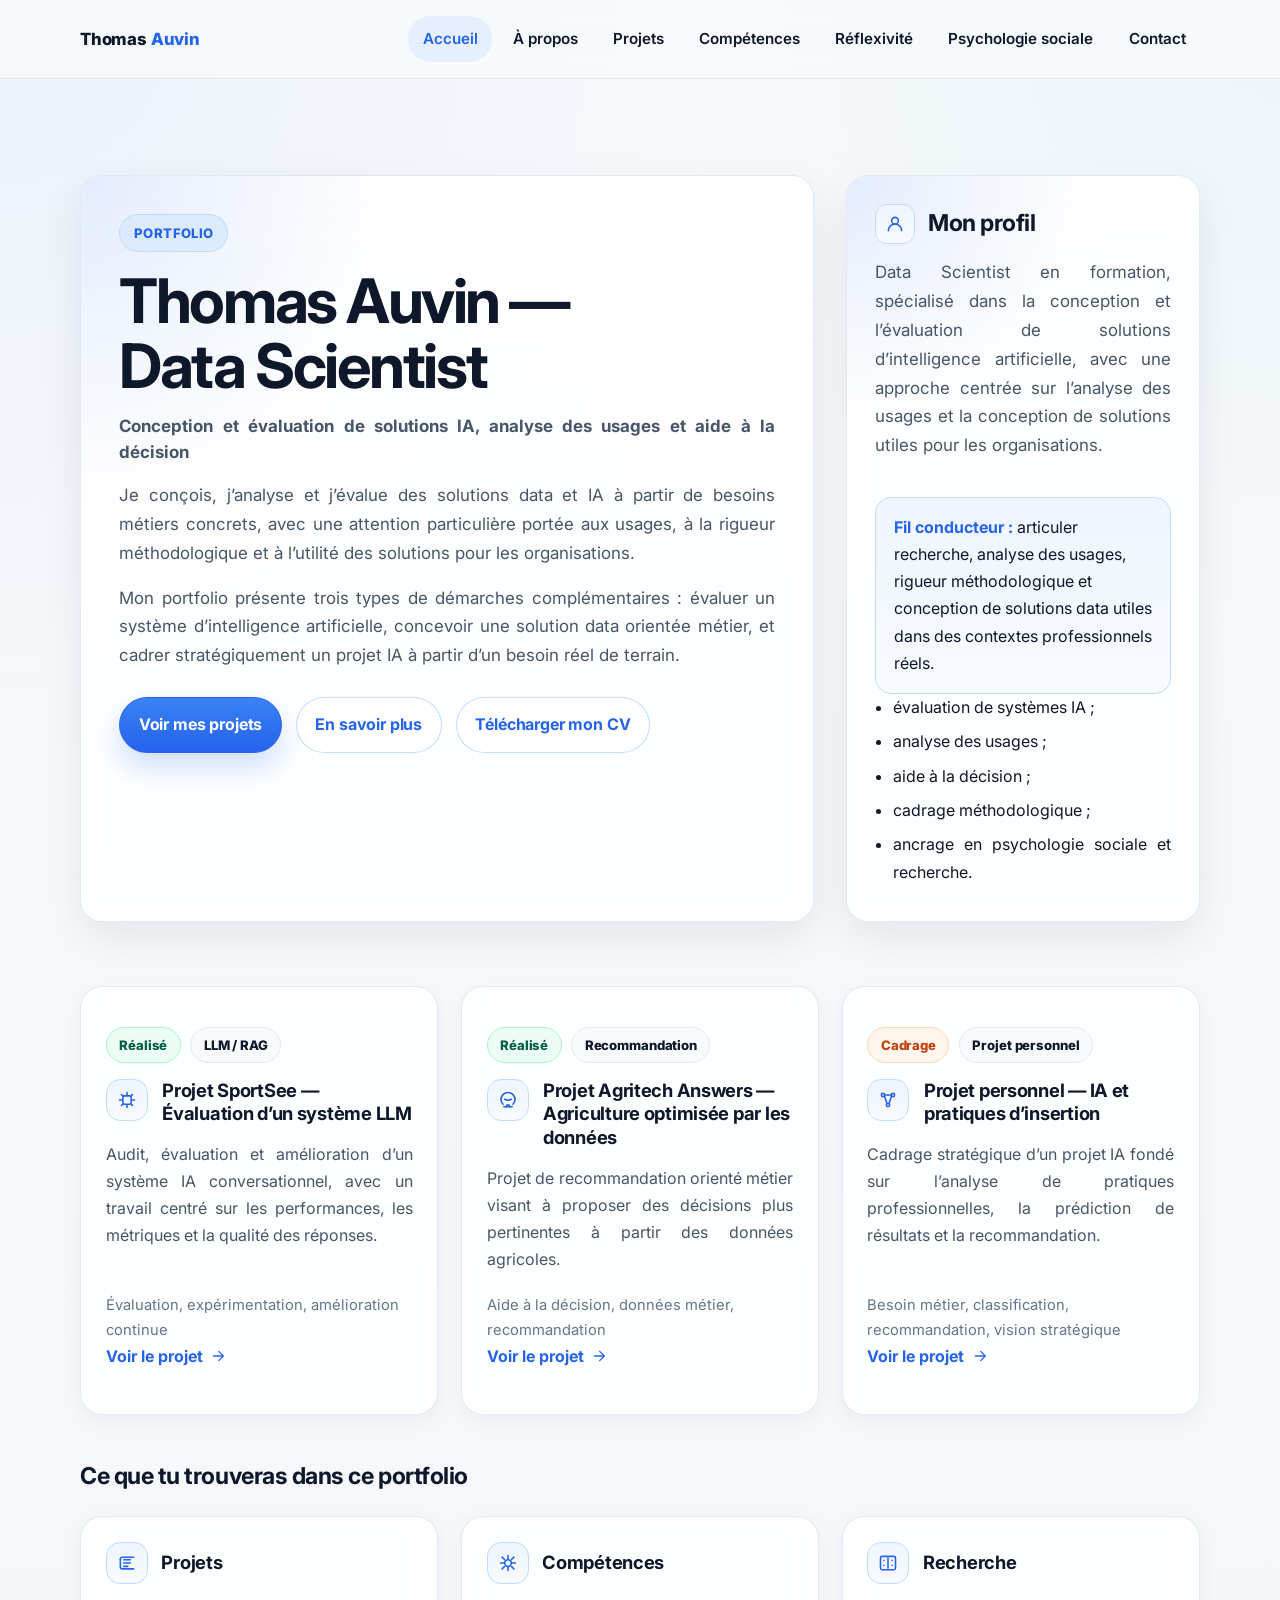
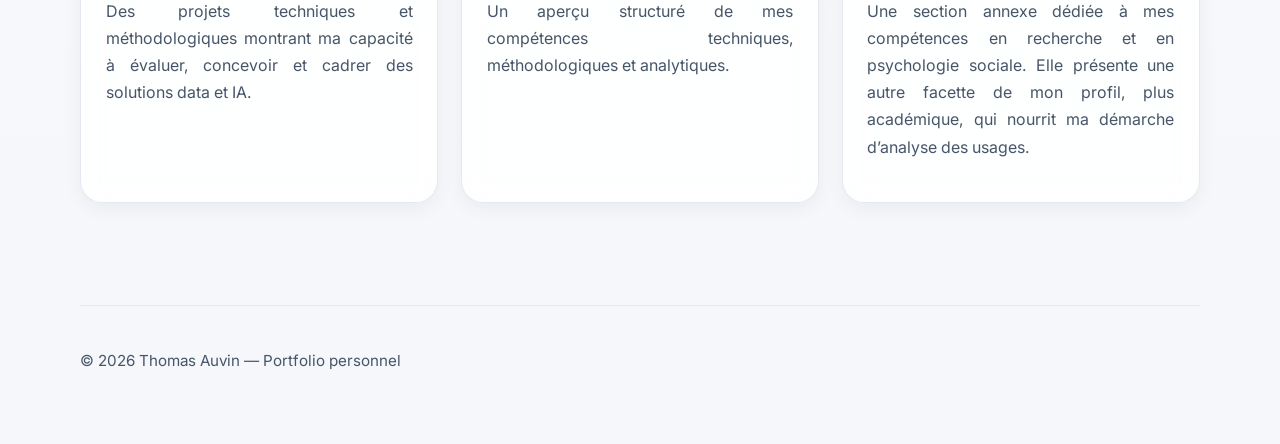
<file: index.html>
<!DOCTYPE html>
<html lang="fr">
<head>
  <meta charset="UTF-8" />
  <meta name="viewport" content="width=device-width, initial-scale=1.0" />
  <title>Thomas Auvin — Data Scientist</title>
  <meta
    name="description"
    content="Portfolio de Thomas Auvin, Data Scientist en formation : IA appliquée, évaluation de systèmes intelligents, analyse des usages et aide à la décision."
  />
  <link rel="preconnect" href="https://fonts.googleapis.com">
  <link rel="preconnect" href="https://fonts.gstatic.com" crossorigin>
  <link href="https://fonts.googleapis.com/css2?family=Inter:wght@400;500;600;700;800&display=swap" rel="stylesheet">
  <link rel="stylesheet" href="assets/css/style.css" />

  <style>
    .home-projects {
      padding: 0 0 1.5rem;
    }

    .icon-pill {
      display: inline-flex;
      align-items: center;
      justify-content: center;
      width: 42px;
      height: 42px;
      border-radius: 14px;
      background: linear-gradient(180deg, #eff6ff 0%, #f8fbff 100%);
      border: 1px solid #bfdbfe;
      color: var(--accent);
      flex-shrink: 0;
    }

    .icon-pill svg {
      width: 20px;
      height: 20px;
      stroke: currentColor;
    }

    .card-title-row {
      display: flex;
      align-items: flex-start;
      gap: 0.9rem;
      margin-bottom: 0.9rem;
    }

    .card-title-row h3,
    .card-title-row h2 {
      margin: 0;
    }

    .section-card-title {
      display: flex;
      align-items: center;
      gap: 0.85rem;
      margin-bottom: 0.85rem;
    }

    .section-card-title h3 {
      margin: 0;
    }

    .hero-aside-title {
      display: flex;
      align-items: center;
      gap: 0.8rem;
      margin-bottom: 0.9rem;
    }

    .hero-aside-title h2 {
      margin: 0;
    }

    .hero-aside-title .icon-pill {
      width: 40px;
      height: 40px;
      border-radius: 12px;
    }

    .project-card .project-link {
      display: inline-flex;
      align-items: center;
      gap: 0.45rem;
      font-weight: 700;
    }

    .project-card .project-link svg {
      width: 16px;
      height: 16px;
      stroke: currentColor;
    }

    @media (max-width: 640px) {
      .card-title-row,
      .section-card-title,
      .hero-aside-title {
        gap: 0.7rem;
      }

      .icon-pill {
        width: 38px;
        height: 38px;
      }

      .icon-pill svg {
        width: 18px;
        height: 18px;
      }
    }
  </style>
</head>
<body>
  <header class="site-header">
    <div class="container navbar">
      <a class="brand" href="index.html">Thomas <span>Auvin</span></a>
      <nav class="nav-links" aria-label="Navigation principale">
        <a href="index.html" class="active">Accueil</a>
        <a href="a-propos.html">À propos</a>
        <a href="projets.html">Projets</a>
        <a href="competences.html">Compétences</a>
        <a href="reflexivite.html">Réflexivité</a>
        <a href="psychologie-sociale-recherche.html">Psychologie sociale</a>
        <a href="contact.html">Contact</a>
      </nav>
    </div>
  </header>

  <main>
    <section class="hero">
      <div class="container hero-grid">
        <div class="hero-card">
          <div class="eyebrow">Portfolio</div>
          <h1>Thomas Auvin — Data Scientist</h1>
          <p class="hero-subtitle">
            Conception et évaluation de solutions IA, analyse des usages et aide à la décision
          </p>
          <p>
            Je conçois, j’analyse et j’évalue des solutions data et IA à partir de besoins métiers
            concrets, avec une attention particulière portée aux usages, à la rigueur méthodologique
            et à l’utilité des solutions pour les organisations.
          </p>
          <p>
            Mon portfolio présente trois types de démarches complémentaires :
            évaluer un système d’intelligence artificielle, concevoir une solution data orientée métier,
            et cadrer stratégiquement un projet IA à partir d’un besoin réel de terrain.
          </p>

          <div class="hero-actions">
            <a class="button button-primary" href="projets.html">Voir mes projets</a>
            <a class="button button-secondary" href="a-propos.html">En savoir plus</a>
            <a class="button button-secondary" href="assets/docs/cv-thomas-auvin.pdf" target="_blank" rel="noopener">
              Télécharger mon CV
            </a>
          </div>
        </div>

        <aside class="hero-card hero-aside">
          <div class="hero-aside-title">
            <span class="icon-pill" aria-hidden="true">
              <svg viewBox="0 0 24 24" fill="none" stroke-width="1.9" stroke-linecap="round" stroke-linejoin="round">
                <path d="M12 12a4 4 0 1 0-4-4 4 4 0 0 0 4 4Z"/>
                <path d="M4 20a8 8 0 0 1 16 0"/>
              </svg>
            </span>
            <h2>Mon profil</h2>
          </div>

          <p>
            Data Scientist en formation, spécialisé dans la conception et l’évaluation de solutions
            d’intelligence artificielle, avec une approche centrée sur l’analyse des usages
            et la conception de solutions utiles pour les organisations.
          </p>

          <div class="hero-highlight">
            <strong>Fil conducteur :</strong>
            articuler recherche, analyse des usages, rigueur méthodologique
            et conception de solutions data utiles dans des contextes professionnels réels.
          </div>

          <ul class="profile-list">
            <li>évaluation de systèmes IA ;</li>
            <li>analyse des usages ;</li>
            <li>aide à la décision ;</li>
            <li>cadrage méthodologique ;</li>
            <li>ancrage en psychologie sociale et recherche.</li>
          </ul>
        </aside>
      </div>
    </section>

    <section class="home-projects">
      <div class="container">
        <div class="grid-3">
          <article class="card project-card">
            <div>
              <div class="badge-row">
                <span class="badge badge-done">Réalisé</span>
                <span class="badge">LLM / RAG</span>
              </div>

              <div class="card-title-row">
                <span class="icon-pill" aria-hidden="true">
                  <svg viewBox="0 0 24 24" fill="none" stroke-width="1.9" stroke-linecap="round" stroke-linejoin="round">
                    <path d="M12 6V3"/>
                    <path d="M16.5 7.5 18.5 5.5"/>
                    <path d="M18 12h3"/>
                    <path d="M16.5 16.5 18.5 18.5"/>
                    <path d="M12 18v3"/>
                    <path d="M7.5 16.5 5.5 18.5"/>
                    <path d="M6 12H3"/>
                    <path d="M7.5 7.5 5.5 5.5"/>
                    <rect x="7" y="7" width="10" height="10" rx="2"/>
                  </svg>
                </span>
                <h3>Projet SportSee — Évaluation d’un système LLM</h3>
              </div>

              <p>
                Audit, évaluation et amélioration d’un système IA conversationnel,
                avec un travail centré sur les performances, les métriques et la qualité des réponses.
              </p>
            </div>
            <div class="project-meta">
              Évaluation, expérimentation, amélioration continue
            </div>
            <p>
              <a class="project-link" href="projects/projet-10-llm.html">
                Voir le projet
                <svg viewBox="0 0 24 24" fill="none" stroke-width="1.9" stroke-linecap="round" stroke-linejoin="round" aria-hidden="true">
                  <path d="M5 12h14"/>
                  <path d="m13 5 7 7-7 7"/>
                </svg>
              </a>
            </p>
          </article>

          <article class="card project-card">
            <div>
              <div class="badge-row">
                <span class="badge badge-done">Réalisé</span>
                <span class="badge">Recommandation</span>
              </div>

              <div class="card-title-row">
                <span class="icon-pill" aria-hidden="true">
                  <svg viewBox="0 0 24 24" fill="none" stroke-width="1.9" stroke-linecap="round" stroke-linejoin="round">
                    <path d="M7 20h10"/>
                    <path d="M10 20c0-3 4-3 4 0"/>
                    <path d="M6 17c-1.5-1.3-2.5-3.5-2.5-5.5A8.5 8.5 0 0 1 12 3a8.5 8.5 0 0 1 8.5 8.5c0 2-1 4.2-2.5 5.5"/>
                    <path d="M8 11c1 .8 2.2 1.2 4 1.2s3-.4 4-1.2"/>
                  </svg>
                </span>
                <h3>Projet Agritech Answers — Agriculture optimisée par les données</h3>
              </div>

              <p>
                Projet de recommandation orienté métier visant à proposer des décisions
                plus pertinentes à partir des données agricoles.
              </p>
            </div>
            <div class="project-meta">
              Aide à la décision, données métier, recommandation
            </div>
            <p>
              <a class="project-link" href="projects/projet-12-agritech.html">
                Voir le projet
                <svg viewBox="0 0 24 24" fill="none" stroke-width="1.9" stroke-linecap="round" stroke-linejoin="round" aria-hidden="true">
                  <path d="M5 12h14"/>
                  <path d="m13 5 7 7-7 7"/>
                </svg>
              </a>
            </p>
          </article>

          <article class="card project-card">
            <div>
              <div class="badge-row">
                <span class="badge badge-planning">Cadrage</span>
                <span class="badge">Projet personnel</span>
              </div>

              <div class="card-title-row">
                <span class="icon-pill" aria-hidden="true">
                  <svg viewBox="0 0 24 24" fill="none" stroke-width="1.9" stroke-linecap="round" stroke-linejoin="round">
                    <circle cx="6" cy="6" r="2"/>
                    <circle cx="18" cy="6" r="2"/>
                    <circle cx="12" cy="18" r="2"/>
                    <path d="M8 6h8"/>
                    <path d="M7.7 7.3 10.3 14.7"/>
                    <path d="M16.3 7.3 13.7 14.7"/>
                  </svg>
                </span>
                <h3>Projet personnel — IA et pratiques d’insertion</h3>
              </div>

              <p>
                Cadrage stratégique d’un projet IA fondé sur l’analyse de pratiques professionnelles,
                la prédiction de résultats et la recommandation.
              </p>
            </div>
            <div class="project-meta">
              Besoin métier, classification, recommandation, vision stratégique
            </div>
            <p>
              <a class="project-link" href="projects/projet-perso-insertion-ia.html">
                Voir le projet
                <svg viewBox="0 0 24 24" fill="none" stroke-width="1.9" stroke-linecap="round" stroke-linejoin="round" aria-hidden="true">
                  <path d="M5 12h14"/>
                  <path d="m13 5 7 7-7 7"/>
                </svg>
              </a>
            </p>
          </article>
        </div>
      </div>
    </section>

    <section class="section">
      <div class="container">
        <div class="section-header">
          <h2 class="section-title">Ce que tu trouveras dans ce portfolio</h2>
        </div>

        <div class="grid-3">
          <div class="card">
            <div class="section-card-title">
              <span class="icon-pill" aria-hidden="true">
                <svg viewBox="0 0 24 24" fill="none" stroke-width="1.9" stroke-linecap="round" stroke-linejoin="round">
                  <path d="M4 7.5A2.5 2.5 0 0 1 6.5 5H20"/>
                  <path d="M4 7.5v9A2.5 2.5 0 0 0 6.5 19H20"/>
                  <path d="M8 8h8"/>
                  <path d="M8 12h8"/>
                  <path d="M8 16h5"/>
                </svg>
              </span>
              <h3>Projets</h3>
            </div>
            <p>
              Des projets techniques et méthodologiques montrant ma capacité à évaluer,
              concevoir et cadrer des solutions data et IA.
            </p>
          </div>

          <div class="card">
            <div class="section-card-title">
              <span class="icon-pill" aria-hidden="true">
                <svg viewBox="0 0 24 24" fill="none" stroke-width="1.9" stroke-linecap="round" stroke-linejoin="round">
                  <path d="M12 3v4"/>
                  <path d="M12 17v4"/>
                  <path d="M4.9 4.9 7.7 7.7"/>
                  <path d="m16.3 16.3 2.8 2.8"/>
                  <path d="M3 12h4"/>
                  <path d="M17 12h4"/>
                  <path d="m4.9 19.1 2.8-2.8"/>
                  <path d="m16.3 7.7 2.8-2.8"/>
                  <circle cx="12" cy="12" r="4"/>
                </svg>
              </span>
              <h3>Compétences</h3>
            </div>
            <p>
              Un aperçu structuré de mes compétences techniques, méthodologiques
              et analytiques.
            </p>
          </div>

          <div class="card">
            <div class="section-card-title">
              <span class="icon-pill" aria-hidden="true">
                <svg viewBox="0 0 24 24" fill="none" stroke-width="1.9" stroke-linecap="round" stroke-linejoin="round">
                  <path d="M12 6v12"/>
                  <path d="M7 9h.01"/>
                  <path d="M17 9h.01"/>
                  <path d="M7 15h.01"/>
                  <path d="M17 15h.01"/>
                  <path d="M5 4h14a2 2 0 0 1 2 2v12a2 2 0 0 1-2 2H5a2 2 0 0 1-2-2V6a2 2 0 0 1 2-2Z"/>
                </svg>
              </span>
              <h3>Recherche</h3>
            </div>
            <p>
              Une section annexe dédiée à mes compétences en recherche et en psychologie sociale.
              Elle présente une autre facette de mon profil, plus académique,
              qui nourrit ma démarche d’analyse des usages.
            </p>
          </div>
        </div>
      </div>
    </section>
  </main>

  <footer class="site-footer">
    <div class="container">
      <p>© 2026 Thomas Auvin — Portfolio personnel</p>
    </div>
  </footer>
</body>
</html>
</file>
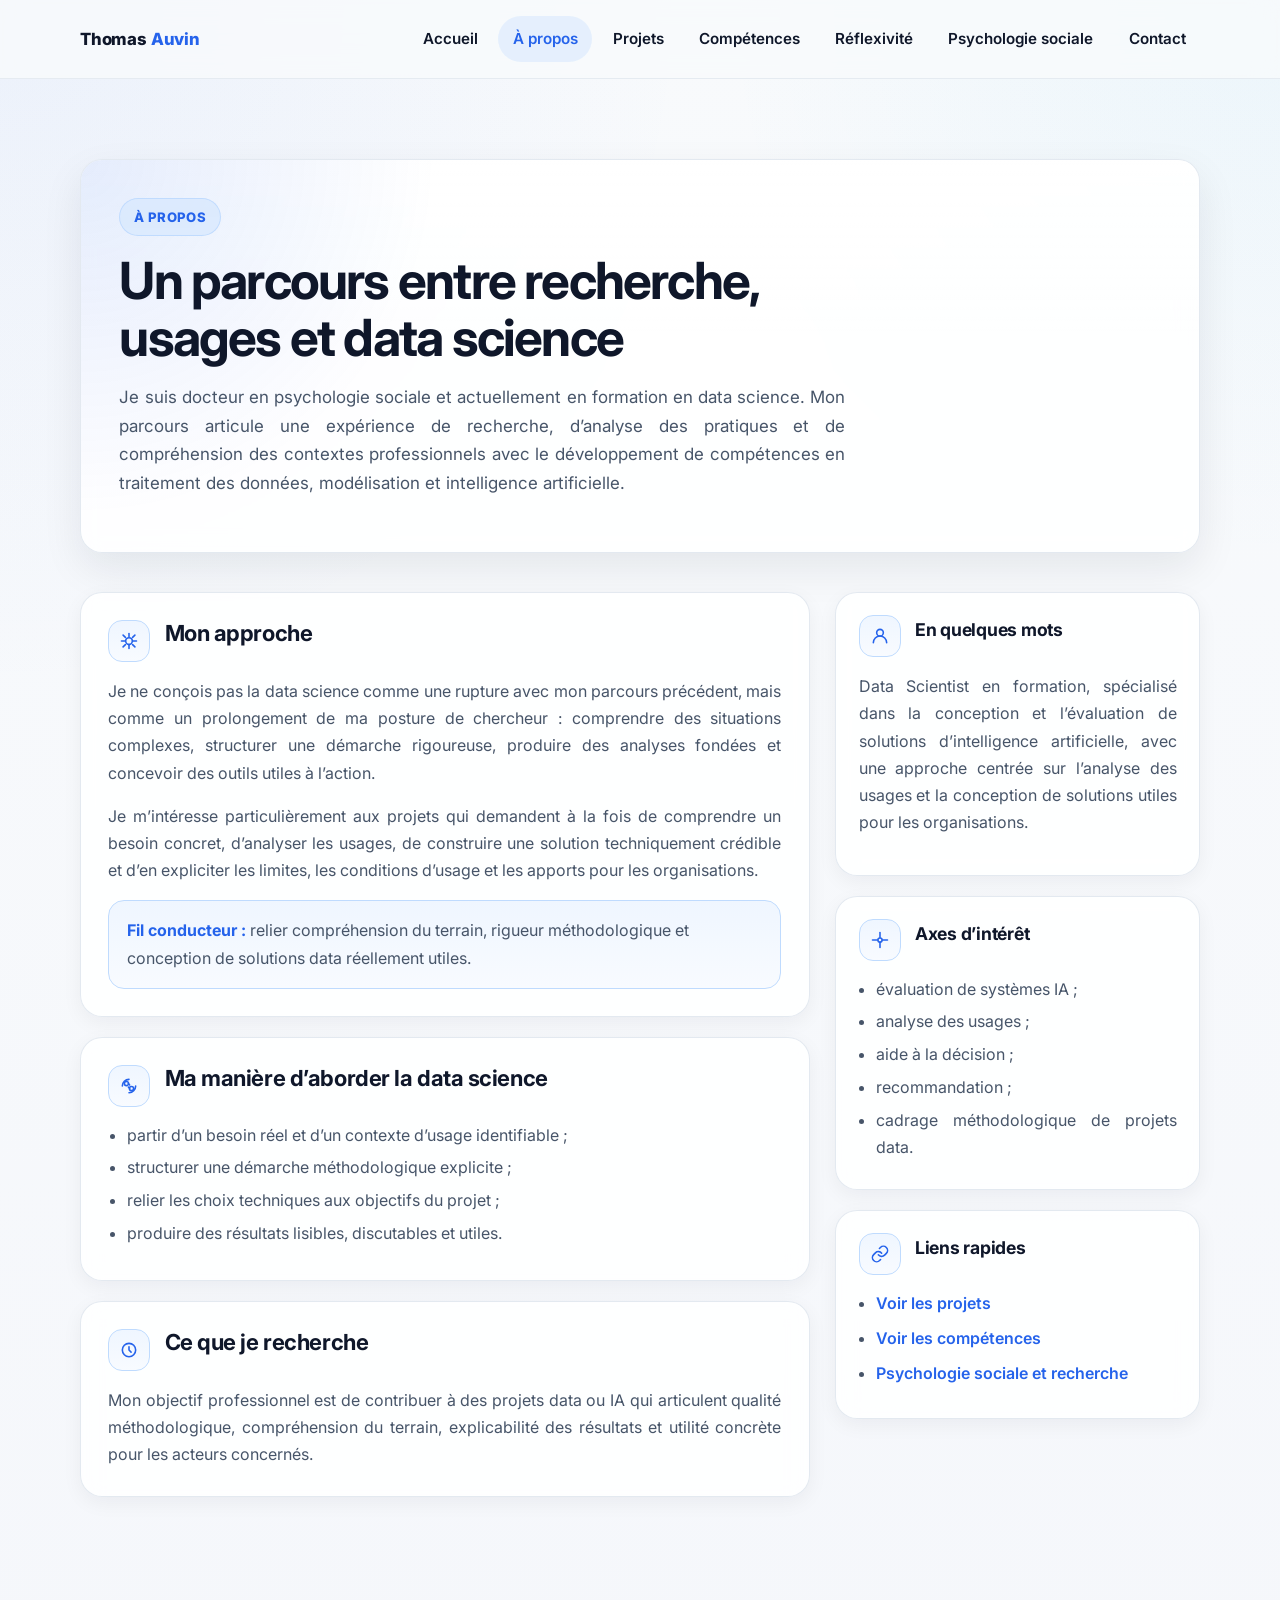
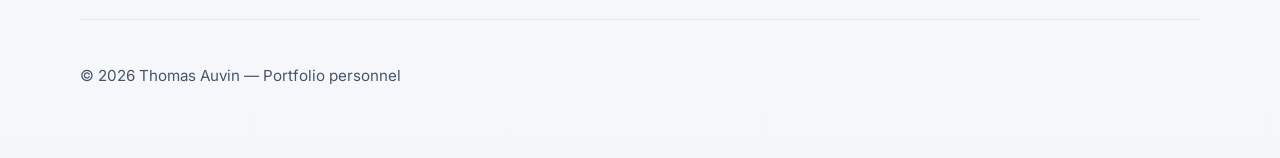
<file: a-propos.html>
<!DOCTYPE html>
<html lang="fr">
<head>
  <meta charset="UTF-8" />
  <meta name="viewport" content="width=device-width, initial-scale=1.0" />
  <title>À propos — Thomas Auvin</title>
  <meta
    name="description"
    content="À propos de Thomas Auvin : parcours, approche de la data science, analyse des usages et utilité des solutions pour les organisations."
  />
  <link rel="preconnect" href="https://fonts.googleapis.com">
  <link rel="preconnect" href="https://fonts.gstatic.com" crossorigin>
  <link href="https://fonts.googleapis.com/css2?family=Inter:wght@400;500;600;700;800&display=swap" rel="stylesheet">
  <link rel="stylesheet" href="assets/css/style.css" />

  <style>
    .about-page {
      padding-bottom: 4rem;
    }

    .icon-pill {
      display: inline-flex;
      align-items: center;
      justify-content: center;
      width: 42px;
      height: 42px;
      border-radius: 14px;
      background: linear-gradient(180deg, #eff6ff 0%, #f8fbff 100%);
      border: 1px solid #bfdbfe;
      color: var(--accent);
      flex-shrink: 0;
    }

    .icon-pill svg {
      width: 20px;
      height: 20px;
      stroke: currentColor;
    }

    .block-title-row,
    .aside-title-row {
      display: flex;
      align-items: flex-start;
      gap: 0.9rem;
      margin-bottom: 0.9rem;
    }

    .block-title-row h2,
    .aside-title-row h3 {
      margin: 0;
    }

    .about-callout {
      padding: 1rem 1.1rem;
      border-radius: 16px;
      background: linear-gradient(180deg, #eff6ff 0%, #f8fbff 100%);
      border: 1px solid #bfdbfe;
      margin-top: 1rem;
      color: var(--muted);
    }

    .about-callout strong {
      color: var(--accent);
    }

    .link-list {
      margin: 0;
      padding-left: 1.1rem;
    }

    .link-list li {
      margin-bottom: 0.5rem;
    }

    .link-list a {
      font-weight: 600;
    }

    @media (max-width: 640px) {
      .block-title-row,
      .aside-title-row {
        gap: 0.7rem;
      }

      .icon-pill {
        width: 38px;
        height: 38px;
      }

      .icon-pill svg {
        width: 18px;
        height: 18px;
      }
    }
  </style>
</head>
<body>
  <header class="site-header">
    <div class="container navbar">
      <a class="brand" href="index.html">Thomas <span>Auvin</span></a>
      <nav class="nav-links" aria-label="Navigation principale">
        <a href="index.html">Accueil</a>
        <a href="a-propos.html" class="active">À propos</a>
        <a href="projets.html">Projets</a>
        <a href="competences.html">Compétences</a>
        <a href="reflexivite.html">Réflexivité</a>
        <a href="psychologie-sociale-recherche.html">Psychologie sociale</a>
        <a href="contact.html">Contact</a>
      </nav>
    </div>
  </header>

  <main>
    <section class="page-hero">
      <div class="container">
        <div class="hero-card">
          <div class="eyebrow">À propos</div>
          <h1 class="page-title">Un parcours entre recherche, usages et data science</h1>
          <p class="lead">
            Je suis docteur en psychologie sociale et actuellement en formation en data science.
            Mon parcours articule une expérience de recherche, d’analyse des pratiques
            et de compréhension des contextes professionnels avec le développement
            de compétences en traitement des données, modélisation et intelligence artificielle.
          </p>
        </div>
      </div>
    </section>

    <section class="about-page">
      <div class="container content-grid">
        <div>
          <article class="content-block">
            <div class="block-title-row">
              <span class="icon-pill" aria-hidden="true">
                <svg viewBox="0 0 24 24" fill="none" stroke-width="1.9" stroke-linecap="round" stroke-linejoin="round">
                  <path d="M12 3v4"/>
                  <path d="M12 17v4"/>
                  <path d="M4.9 4.9 7.7 7.7"/>
                  <path d="m16.3 16.3 2.8 2.8"/>
                  <path d="M3 12h4"/>
                  <path d="M17 12h4"/>
                  <path d="m4.9 19.1 2.8-2.8"/>
                  <path d="m16.3 7.7 2.8-2.8"/>
                  <circle cx="12" cy="12" r="4"/>
                </svg>
              </span>
              <h2>Mon approche</h2>
            </div>

            <p>
              Je ne conçois pas la data science comme une rupture avec mon parcours précédent,
              mais comme un prolongement de ma posture de chercheur : comprendre des situations complexes,
              structurer une démarche rigoureuse, produire des analyses fondées
              et concevoir des outils utiles à l’action.
            </p>
            <p>
              Je m’intéresse particulièrement aux projets qui demandent à la fois
              de comprendre un besoin concret, d’analyser les usages, de construire une solution
              techniquement crédible et d’en expliciter les limites, les conditions d’usage
              et les apports pour les organisations.
            </p>

            <div class="about-callout">
              <strong>Fil conducteur :</strong>
              relier compréhension du terrain, rigueur méthodologique et conception
              de solutions data réellement utiles.
            </div>
          </article>

          <article class="content-block">
            <div class="block-title-row">
              <span class="icon-pill" aria-hidden="true">
                <svg viewBox="0 0 24 24" fill="none" stroke-width="1.9" stroke-linecap="round" stroke-linejoin="round">
                  <path d="M9 11.5A2.5 2.5 0 1 0 9 6.5a2.5 2.5 0 0 0 0 5Z"/>
                  <path d="M15 17.5a2.5 2.5 0 1 0 0-5 2.5 2.5 0 0 0 0 5Z"/>
                  <path d="m11.2 9.2 1.6 1.6"/>
                  <path d="m12.8 14.8-1.6-1.6"/>
                  <path d="M4 12c0-4.4 3.6-8 8-8"/>
                  <path d="M20 12c0 4.4-3.6 8-8 8"/>
                </svg>
              </span>
              <h2>Ma manière d’aborder la data science</h2>
            </div>

            <ul class="inline-list">
              <li>partir d’un besoin réel et d’un contexte d’usage identifiable ;</li>
              <li>structurer une démarche méthodologique explicite ;</li>
              <li>relier les choix techniques aux objectifs du projet ;</li>
              <li>produire des résultats lisibles, discutables et utiles.</li>
            </ul>
          </article>

          <article class="content-block">
            <div class="block-title-row">
              <span class="icon-pill" aria-hidden="true">
                <svg viewBox="0 0 24 24" fill="none" stroke-width="1.9" stroke-linecap="round" stroke-linejoin="round">
                  <circle cx="12" cy="12" r="8"/>
                  <path d="M12 8v4l2.5 2.5"/>
                </svg>
              </span>
              <h2>Ce que je recherche</h2>
            </div>

            <p>
              Mon objectif professionnel est de contribuer à des projets data ou IA
              qui articulent qualité méthodologique, compréhension du terrain,
              explicabilité des résultats et utilité concrète pour les acteurs concernés.
            </p>
          </article>
        </div>

        <aside>
          <div class="aside-box">
            <div class="aside-title-row">
              <span class="icon-pill" aria-hidden="true">
                <svg viewBox="0 0 24 24" fill="none" stroke-width="1.9" stroke-linecap="round" stroke-linejoin="round">
                  <path d="M12 12a4 4 0 1 0-4-4 4 4 0 0 0 4 4Z"/>
                  <path d="M4 20a8 8 0 0 1 16 0"/>
                </svg>
              </span>
              <h3>En quelques mots</h3>
            </div>

            <p>
              Data Scientist en formation, spécialisé dans la conception
              et l’évaluation de solutions d’intelligence artificielle,
              avec une approche centrée sur l’analyse des usages
              et la conception de solutions utiles pour les organisations.
            </p>
          </div>

          <div class="aside-box">
            <div class="aside-title-row">
              <span class="icon-pill" aria-hidden="true">
                <svg viewBox="0 0 24 24" fill="none" stroke-width="1.9" stroke-linecap="round" stroke-linejoin="round">
                  <path d="M3 12h6"/>
                  <path d="M15 12h6"/>
                  <path d="M12 3v6"/>
                  <path d="M12 15v6"/>
                  <circle cx="12" cy="12" r="2.5"/>
                </svg>
              </span>
              <h3>Axes d’intérêt</h3>
            </div>

            <ul class="inline-list">
              <li>évaluation de systèmes IA ;</li>
              <li>analyse des usages ;</li>
              <li>aide à la décision ;</li>
              <li>recommandation ;</li>
              <li>cadrage méthodologique de projets data.</li>
            </ul>
          </div>

          <div class="aside-box">
            <div class="aside-title-row">
              <span class="icon-pill" aria-hidden="true">
                <svg viewBox="0 0 24 24" fill="none" stroke-width="1.9" stroke-linecap="round" stroke-linejoin="round">
                  <path d="M10 13a5 5 0 0 0 7.5.4l2.1-2.1a5 5 0 0 0-7.1-7.1l-1.2 1.2"/>
                  <path d="M14 11a5 5 0 0 0-7.5-.4l-2.1 2.1a5 5 0 0 0 7.1 7.1l1.2-1.2"/>
                </svg>
              </span>
              <h3>Liens rapides</h3>
            </div>

            <ul class="link-list">
              <li><a href="projets.html">Voir les projets</a></li>
              <li><a href="competences.html">Voir les compétences</a></li>
              <li><a href="psychologie-sociale-recherche.html">Psychologie sociale et recherche</a></li>
            </ul>
          </div>
        </aside>
      </div>
    </section>
  </main>

  <footer class="site-footer">
    <div class="container">
      <p>© 2026 Thomas Auvin — Portfolio personnel</p>
    </div>
  </footer>
</body>
</html>
</file>
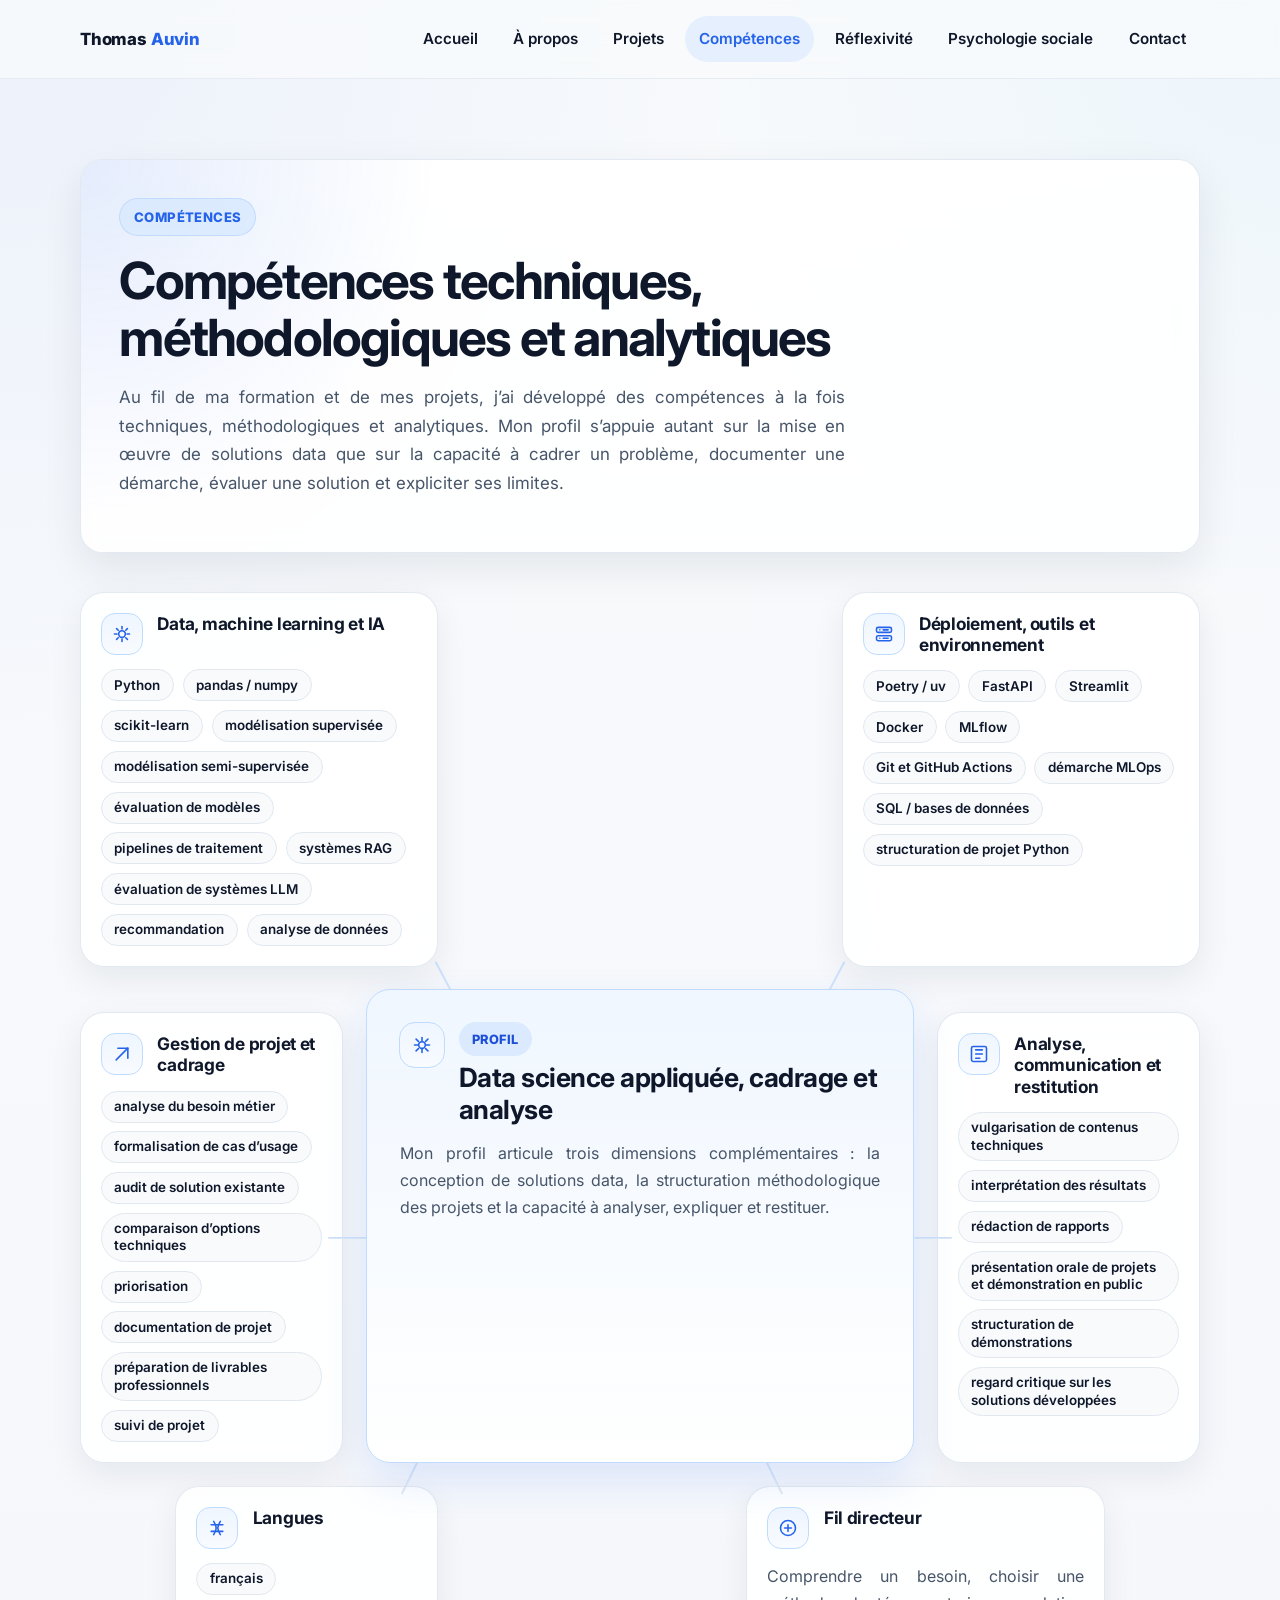
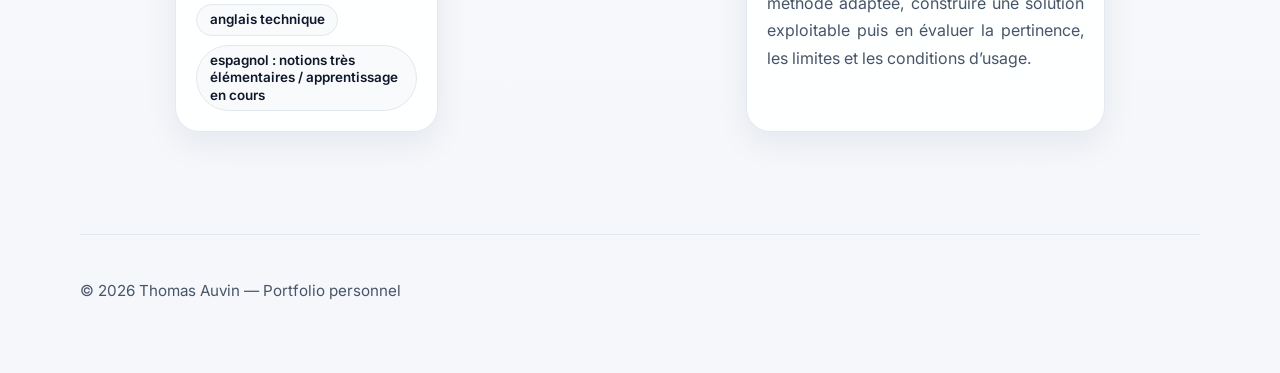
<file: competences.html>
<!DOCTYPE html>
<html lang="fr">
<head>
  <meta charset="UTF-8" />
  <meta name="viewport" content="width=device-width, initial-scale=1.0" />
  <title>Compétences — Thomas Auvin</title>
  <meta
    name="description"
    content="Compétences de Thomas Auvin en data science : machine learning, IA, déploiement, cadrage de projet, communication et langues."
  />
  <link rel="preconnect" href="https://fonts.googleapis.com">
  <link rel="preconnect" href="https://fonts.gstatic.com" crossorigin>
  <link href="https://fonts.googleapis.com/css2?family=Inter:wght@400;500;600;700;800&display=swap" rel="stylesheet">
  <link rel="stylesheet" href="assets/css/style.css" />

  <style>
    .skills-page {
      padding-bottom: 4rem;
    }

    .icon-pill {
      display: inline-flex;
      align-items: center;
      justify-content: center;
      width: 42px;
      height: 42px;
      border-radius: 14px;
      background: linear-gradient(180deg, #eff6ff 0%, #f8fbff 100%);
      border: 1px solid #bfdbfe;
      color: var(--accent);
      flex-shrink: 0;
    }

    .icon-pill svg {
      width: 20px;
      height: 20px;
      stroke: currentColor;
    }

    .skills-center-head,
    .skills-branch-head {
      display: flex;
      align-items: flex-start;
      gap: 0.9rem;
      margin-bottom: 0.9rem;
    }

    .skills-center-head {
      justify-content: center;
    }

    .skills-center-head .icon-pill {
      width: 46px;
      height: 46px;
      border-radius: 16px;
    }

    .skills-center-head h2,
    .skills-branch-head h3 {
      margin: 0;
    }

    .skills-center-head-wrap {
      text-align: left;
    }

    .skills-center-eyebrow {
      display: inline-flex;
      align-items: center;
      justify-content: center;
      margin-bottom: 0.35rem;
      padding: 0.38rem 0.8rem;
      border-radius: 999px;
      background: #dbeafe;
      color: #1d4ed8;
      font-size: 0.8rem;
      font-weight: 800;
      text-transform: uppercase;
      letter-spacing: 0.04em;
    }

    @media (max-width: 980px) {
      .skills-center-head {
        justify-content: flex-start;
      }
    }

    @media (max-width: 640px) {
      .skills-center-head,
      .skills-branch-head {
        gap: 0.7rem;
      }

      .icon-pill {
        width: 38px;
        height: 38px;
      }

      .icon-pill svg {
        width: 18px;
        height: 18px;
      }

      .skills-center-head .icon-pill {
        width: 42px;
        height: 42px;
      }
    }
  </style>
</head>
<body>
  <header class="site-header">
    <div class="container navbar">
      <a class="brand" href="index.html">Thomas <span>Auvin</span></a>
      <nav class="nav-links" aria-label="Navigation principale">
        <a href="index.html">Accueil</a>
        <a href="a-propos.html">À propos</a>
        <a href="projets.html">Projets</a>
        <a href="competences.html" class="active">Compétences</a>
        <a href="reflexivite.html">Réflexivité</a>
        <a href="psychologie-sociale-recherche.html">Psychologie sociale</a>
        <a href="contact.html">Contact</a>
      </nav>
    </div>
  </header>

  <main>
    <section class="page-hero">
      <div class="container">
        <div class="hero-card">
          <div class="eyebrow">Compétences</div>
          <h1 class="page-title">Compétences techniques, méthodologiques et analytiques</h1>
          <p class="lead">
            Au fil de ma formation et de mes projets, j’ai développé des compétences à la fois
            techniques, méthodologiques et analytiques. Mon profil s’appuie autant sur la mise en œuvre
            de solutions data que sur la capacité à cadrer un problème, documenter une démarche,
            évaluer une solution et expliciter ses limites.
          </p>
        </div>
      </div>
    </section>

    <section class="skills-page">
      <div class="container">
        <div class="skills-map">
          <div class="skills-center">
            <div class="skills-center-head">
              <span class="icon-pill" aria-hidden="true">
                <svg viewBox="0 0 24 24" fill="none" stroke-width="1.9" stroke-linecap="round" stroke-linejoin="round">
                  <path d="M12 3v4"/>
                  <path d="M12 17v4"/>
                  <path d="M4.9 4.9 7.7 7.7"/>
                  <path d="m16.3 16.3 2.8 2.8"/>
                  <path d="M3 12h4"/>
                  <path d="M17 12h4"/>
                  <path d="m4.9 19.1 2.8-2.8"/>
                  <path d="m16.3 7.7 2.8-2.8"/>
                  <circle cx="12" cy="12" r="4"/>
                </svg>
              </span>
              <div class="skills-center-head-wrap">
                <span class="skills-center-eyebrow">Profil</span>
                <h2>Data science appliquée, cadrage et analyse</h2>
              </div>
            </div>
            <p>
              Mon profil articule trois dimensions complémentaires :
              la conception de solutions data, la structuration méthodologique des projets
              et la capacité à analyser, expliquer et restituer.
            </p>
          </div>

          <article class="skills-branch skills-branch-data">
            <div class="skills-branch-head">
              <span class="icon-pill" aria-hidden="true">
                <svg viewBox="0 0 24 24" fill="none" stroke-width="1.9" stroke-linecap="round" stroke-linejoin="round">
                  <path d="M12 6V3"/>
                  <path d="M16.5 7.5 18.5 5.5"/>
                  <path d="M18 12h3"/>
                  <path d="M16.5 16.5 18.5 18.5"/>
                  <path d="M12 18v3"/>
                  <path d="M7.5 16.5 5.5 18.5"/>
                  <path d="M6 12H3"/>
                  <path d="M7.5 7.5 5.5 5.5"/>
                  <circle cx="12" cy="12" r="4"/>
                </svg>
              </span>
              <h3>Data, machine learning et IA</h3>
            </div>
            <div class="skills-tags">
              <span>Python</span>
              <span>pandas / numpy</span>
              <span>scikit-learn</span>
              <span>modélisation supervisée</span>
              <span>modélisation semi-supervisée</span>
              <span>évaluation de modèles</span>
              <span>pipelines de traitement</span>
              <span>systèmes RAG</span>
              <span>évaluation de systèmes LLM</span>
              <span>recommandation</span>
              <span>analyse de données</span>
            </div>
          </article>

          <article class="skills-branch skills-branch-deploy">
            <div class="skills-branch-head">
              <span class="icon-pill" aria-hidden="true">
                <svg viewBox="0 0 24 24" fill="none" stroke-width="1.9" stroke-linecap="round" stroke-linejoin="round">
                  <rect x="3" y="4" width="18" height="6" rx="2"/>
                  <rect x="3" y="14" width="18" height="6" rx="2"/>
                  <path d="M7 7h.01"/>
                  <path d="M7 17h.01"/>
                  <path d="M11 7h6"/>
                  <path d="M11 17h6"/>
                </svg>
              </span>
              <h3>Déploiement, outils et environnement</h3>
            </div>
            <div class="skills-tags">
              <span>Poetry / uv</span>
              <span>FastAPI</span>
              <span>Streamlit</span>
              <span>Docker</span>
              <span>MLflow</span>
              <span>Git et GitHub Actions</span>
              <span>démarche MLOps</span>
              <span>SQL / bases de données</span>
              <span>structuration de projet Python</span>
            </div>
          </article>

          <article class="skills-branch skills-branch-project">
            <div class="skills-branch-head">
              <span class="icon-pill" aria-hidden="true">
                <svg viewBox="0 0 24 24" fill="none" stroke-width="1.9" stroke-linecap="round" stroke-linejoin="round">
                  <path d="M5 19 19 5"/>
                  <path d="M7 5h12v12"/>
                </svg>
              </span>
              <h3>Gestion de projet et cadrage</h3>
            </div>
            <div class="skills-tags">
              <span>analyse du besoin métier</span>
              <span>formalisation de cas d’usage</span>
              <span>audit de solution existante</span>
              <span>comparaison d’options techniques</span>
              <span>priorisation</span>
              <span>documentation de projet</span>
              <span>préparation de livrables professionnels</span>
              <span>suivi de projet</span>
            </div>
          </article>

          <article class="skills-branch skills-branch-communication">
            <div class="skills-branch-head">
              <span class="icon-pill" aria-hidden="true">
                <svg viewBox="0 0 24 24" fill="none" stroke-width="1.9" stroke-linecap="round" stroke-linejoin="round">
                  <path d="M8 7h8"/>
                  <path d="M8 12h8"/>
                  <path d="M8 17h5"/>
                  <path d="M5 3h14a2 2 0 0 1 2 2v14a2 2 0 0 1-2 2H5a2 2 0 0 1-2-2V5a2 2 0 0 1 2-2Z"/>
                </svg>
              </span>
              <h3>Analyse, communication et restitution</h3>
            </div>
            <div class="skills-tags">
              <span>vulgarisation de contenus techniques</span>
              <span>interprétation des résultats</span>
              <span>rédaction de rapports</span>
              <span>présentation orale de projets et démonstration en public</span>
              <span>structuration de démonstrations</span>
              <span>regard critique sur les solutions développées</span>
            </div>
          </article>

          <article class="skills-branch skills-branch-languages">
            <div class="skills-branch-head">
              <span class="icon-pill" aria-hidden="true">
                <svg viewBox="0 0 24 24" fill="none" stroke-width="1.9" stroke-linecap="round" stroke-linejoin="round">
                  <path d="M5 8h14"/>
                  <path d="M5 16h14"/>
                  <path d="M8 4c2 3 3 7 3 8s-1 5-3 8"/>
                  <path d="M16 4c-2 3-3 7-3 8s1 5 3 8"/>
                </svg>
              </span>
              <h3>Langues</h3>
            </div>
            <div class="skills-tags">
              <span>français</span>
              <span>anglais technique</span>
              <span>espagnol : notions très élémentaires / apprentissage en cours</span>
            </div>
          </article>

          <article class="skills-branch skills-branch-thread">
            <div class="skills-branch-head">
              <span class="icon-pill" aria-hidden="true">
                <svg viewBox="0 0 24 24" fill="none" stroke-width="1.9" stroke-linecap="round" stroke-linejoin="round">
                  <path d="M8 12h8"/>
                  <path d="M12 8v8"/>
                  <circle cx="12" cy="12" r="9"/>
                </svg>
              </span>
              <h3>Fil directeur</h3>
            </div>
            <p class="skills-branch-text">
              Comprendre un besoin, choisir une méthode adaptée, construire une solution exploitable
              puis en évaluer la pertinence, les limites et les conditions d’usage.
            </p>
          </article>
        </div>
      </div>
    </section>
  </main>

  <footer class="site-footer">
    <div class="container">
      <p>© 2026 Thomas Auvin — Portfolio personnel</p>
    </div>
  </footer>
</body>
</html>
</file>
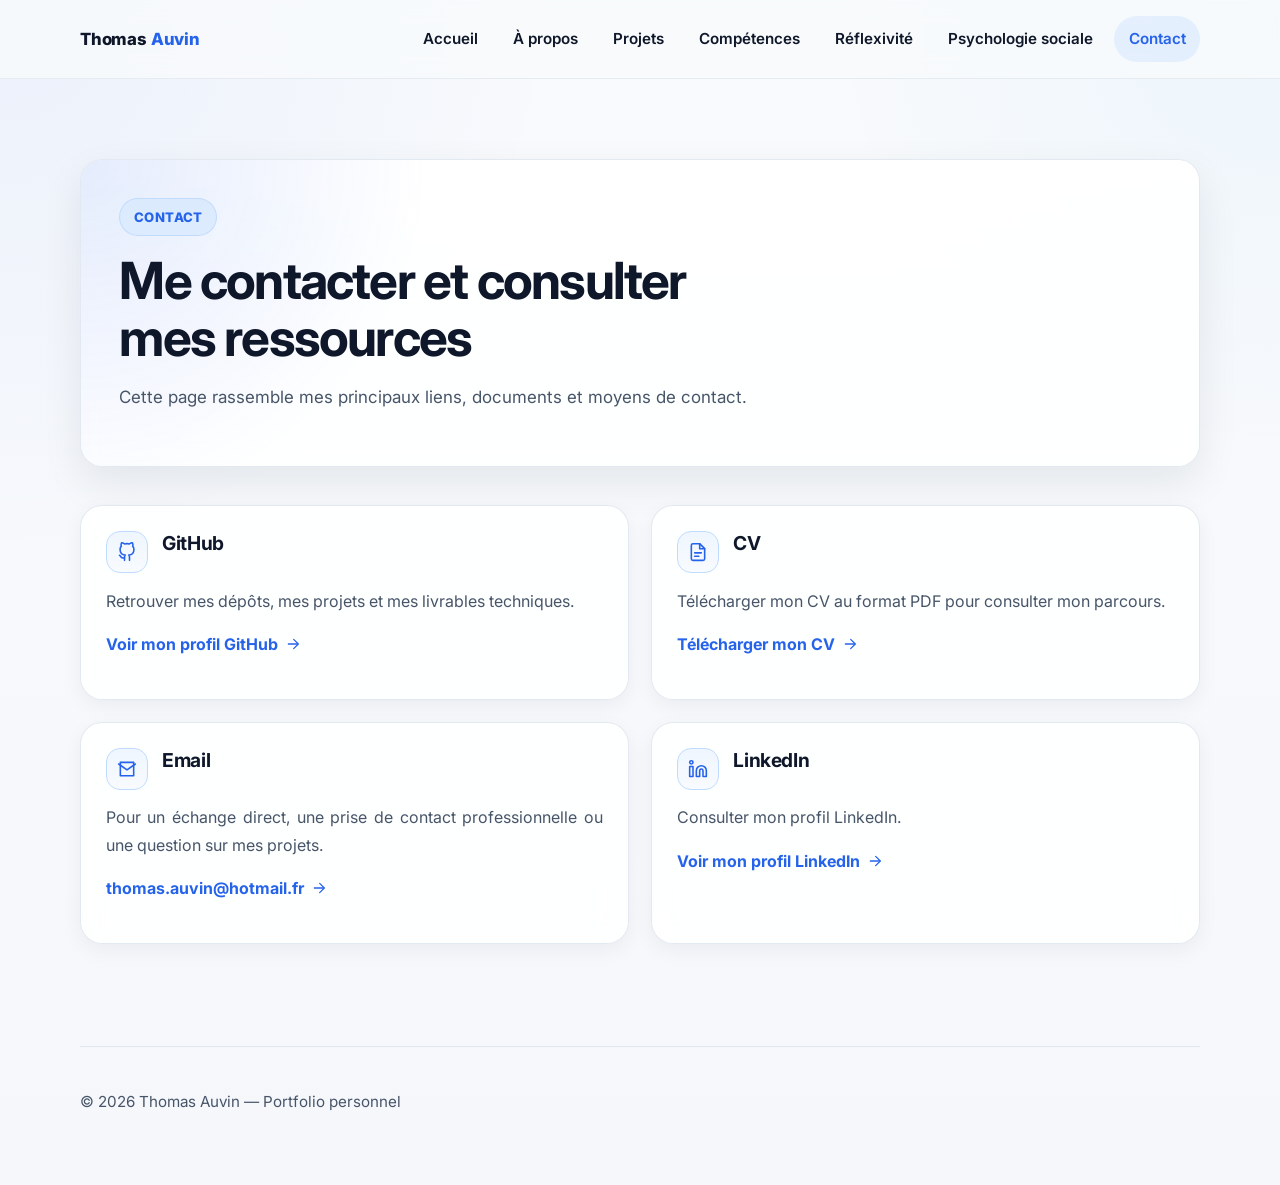
<file: contact.html>
<!DOCTYPE html>
<html lang="fr">
<head>
  <meta charset="UTF-8" />
  <meta name="viewport" content="width=device-width, initial-scale=1.0" />
  <title>Contact — Thomas Auvin</title>
  <meta
    name="description"
    content="Contact, liens et documents de Thomas Auvin."
  />
  <link rel="preconnect" href="https://fonts.googleapis.com">
  <link rel="preconnect" href="https://fonts.gstatic.com" crossorigin>
  <link href="https://fonts.googleapis.com/css2?family=Inter:wght@400;500;600;700;800&display=swap" rel="stylesheet">
  <link rel="stylesheet" href="assets/css/style.css" />

  <style>
    .contact-page {
      padding-bottom: 4rem;
    }

    .contact-grid {
      display: grid;
      grid-template-columns: repeat(2, minmax(0, 1fr));
      gap: 1.4rem;
      align-items: stretch;
    }

    .icon-pill {
      display: inline-flex;
      align-items: center;
      justify-content: center;
      width: 42px;
      height: 42px;
      border-radius: 14px;
      background: linear-gradient(180deg, #eff6ff 0%, #f8fbff 100%);
      border: 1px solid #bfdbfe;
      color: var(--accent);
      flex-shrink: 0;
    }

    .icon-pill svg {
      width: 20px;
      height: 20px;
      stroke: currentColor;
    }

    .card-title-row {
      display: flex;
      align-items: flex-start;
      gap: 0.9rem;
      margin-bottom: 0.9rem;
    }

    .card-title-row h2 {
      margin: 0;
      font-size: 1.2rem;
      line-height: 1.28;
      letter-spacing: -0.02em;
    }

    .contact-card p {
      color: var(--muted);
    }

    .contact-link {
      display: inline-flex;
      align-items: center;
      gap: 0.45rem;
      font-weight: 700;
    }

    .contact-link svg {
      width: 16px;
      height: 16px;
      stroke: currentColor;
    }

    @media (max-width: 900px) {
      .contact-grid {
        grid-template-columns: 1fr;
      }
    }

    @media (max-width: 640px) {
      .card-title-row {
        gap: 0.7rem;
      }

      .icon-pill {
        width: 38px;
        height: 38px;
      }

      .icon-pill svg {
        width: 18px;
        height: 18px;
      }
    }
  </style>
</head>
<body>
  <header class="site-header">
    <div class="container navbar">
      <a class="brand" href="index.html">Thomas <span>Auvin</span></a>
      <nav class="nav-links" aria-label="Navigation principale">
        <a href="index.html">Accueil</a>
        <a href="a-propos.html">À propos</a>
        <a href="projets.html">Projets</a>
        <a href="competences.html">Compétences</a>
        <a href="reflexivite.html">Réflexivité</a>
        <a href="psychologie-sociale-recherche.html">Psychologie sociale</a>
        <a href="contact.html" class="active">Contact</a>
      </nav>
    </div>
  </header>

  <main>
    <section class="page-hero">
      <div class="container">
        <div class="hero-card">
          <div class="eyebrow">Contact</div>
          <h1 class="page-title">Me contacter et consulter mes ressources</h1>
          <p class="lead">
            Cette page rassemble mes principaux liens, documents et moyens de contact.
          </p>
        </div>
      </div>
    </section>

    <section class="contact-page">
      <div class="container">
        <div class="contact-grid">
          <article class="card contact-card">
            <div class="card-title-row">
              <span class="icon-pill" aria-hidden="true">
                <svg viewBox="0 0 24 24" fill="none" stroke-width="1.9" stroke-linecap="round" stroke-linejoin="round">
                  <path d="M9 19c-4.3 1.4-4.3-2.4-6-3"/>
                  <path d="M15 22v-3.9a3.4 3.4 0 0 0-.9-2.4c3-.3 6.2-1.5 6.2-6.8A5.3 5.3 0 0 0 18.8 5 4.9 4.9 0 0 0 18.5 1S17.3.7 15 2.3a13.2 13.2 0 0 0-6 0C6.7.7 5.5 1 5.5 1A4.9 4.9 0 0 0 5.2 5 5.3 5.3 0 0 0 3.7 8.9c0 5.3 3.2 6.5 6.2 6.8a3.4 3.4 0 0 0-.9 2.4V22"/>
                </svg>
              </span>
              <h2>GitHub</h2>
            </div>
            <p>
              Retrouver mes dépôts, mes projets et mes livrables techniques.
            </p>
            <p>
              <a class="contact-link" href="https://github.com/Thomas-Auvin" target="_blank" rel="noopener">
                Voir mon profil GitHub
                <svg viewBox="0 0 24 24" fill="none" stroke-width="1.9" stroke-linecap="round" stroke-linejoin="round" aria-hidden="true">
                  <path d="M5 12h14"/>
                  <path d="m13 5 7 7-7 7"/>
                </svg>
              </a>
            </p>
          </article>

          <article class="card contact-card">
            <div class="card-title-row">
              <span class="icon-pill" aria-hidden="true">
                <svg viewBox="0 0 24 24" fill="none" stroke-width="1.9" stroke-linecap="round" stroke-linejoin="round">
                  <path d="M14 2H6a2 2 0 0 0-2 2v16a2 2 0 0 0 2 2h12a2 2 0 0 0 2-2V8Z"/>
                  <path d="M14 2v6h6"/>
                  <path d="M8 13h8"/>
                  <path d="M8 17h5"/>
                </svg>
              </span>
              <h2>CV</h2>
            </div>
            <p>
              Télécharger mon CV au format PDF pour consulter
              mon parcours.
            </p>
            <p>
              <a class="contact-link" href="assets/docs/cv-thomas-auvin.pdf" target="_blank" rel="noopener">
                Télécharger mon CV
                <svg viewBox="0 0 24 24" fill="none" stroke-width="1.9" stroke-linecap="round" stroke-linejoin="round" aria-hidden="true">
                  <path d="M5 12h14"/>
                  <path d="m13 5 7 7-7 7"/>
                </svg>
              </a>
            </p>
          </article>

          <article class="card contact-card">
            <div class="card-title-row">
              <span class="icon-pill" aria-hidden="true">
                <svg viewBox="0 0 24 24" fill="none" stroke-width="1.9" stroke-linecap="round" stroke-linejoin="round">
                  <path d="M4 4h16v16H4z"/>
                  <path d="m22 6-10 7L2 6"/>
                </svg>
              </span>
              <h2>Email</h2>
            </div>
            <p>
              Pour un échange direct, une prise de contact professionnelle
              ou une question sur mes projets.
            </p>
            <p>
              <a class="contact-link" href="mailto:thomas.auvin@hotmail.fr">
                thomas.auvin@hotmail.fr
                <svg viewBox="0 0 24 24" fill="none" stroke-width="1.9" stroke-linecap="round" stroke-linejoin="round" aria-hidden="true">
                  <path d="M5 12h14"/>
                  <path d="m13 5 7 7-7 7"/>
                </svg>
              </a>
            </p>
          </article>

          <article class="card contact-card">
            <div class="card-title-row">
              <span class="icon-pill" aria-hidden="true">
                <svg viewBox="0 0 24 24" fill="none" stroke-width="1.9" stroke-linecap="round" stroke-linejoin="round">
                  <path d="M16 8a6 6 0 0 1 6 6v7h-4v-7a2 2 0 1 0-4 0v7h-4v-7a6 6 0 0 1 6-6Z"/>
                  <rect x="2" y="9" width="4" height="12"/>
                  <circle cx="4" cy="4" r="2"/>
                </svg>
              </span>
              <h2>LinkedIn</h2>
            </div>
            <p>
              Consulter mon profil LinkedIn.
            </p>
            <p>
              <a class="contact-link" href="https://www.linkedin.com/in/thomas-auvin-5137a7b3/" target="_blank" rel="noopener">
                Voir mon profil LinkedIn
                <svg viewBox="0 0 24 24" fill="none" stroke-width="1.9" stroke-linecap="round" stroke-linejoin="round" aria-hidden="true">
                  <path d="M5 12h14"/>
                  <path d="m13 5 7 7-7 7"/>
                </svg>
              </a>
            </p>
          </article>
        </div>
      </div>
    </section>
  </main>

  <footer class="site-footer">
    <div class="container">
      <p>© 2026 Thomas Auvin — Portfolio personnel</p>
    </div>
  </footer>
</body>
</html>
</file>
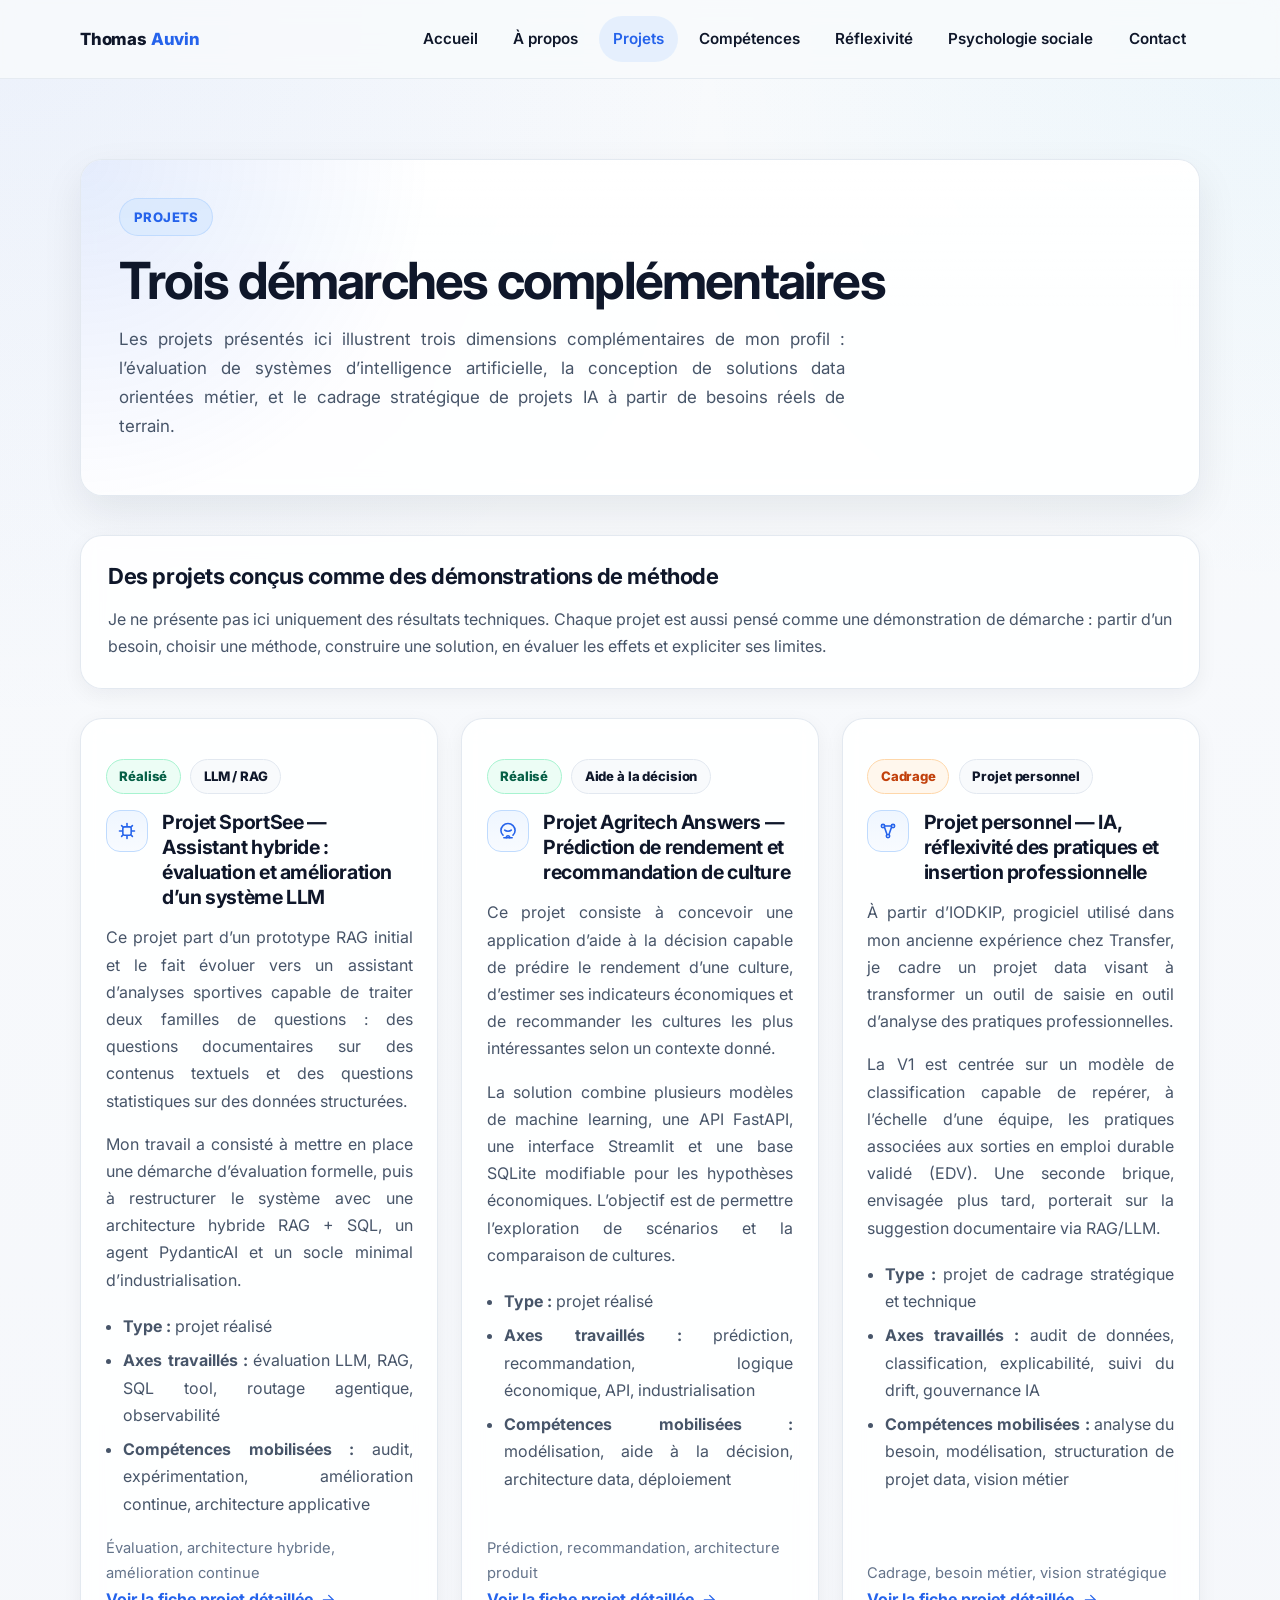
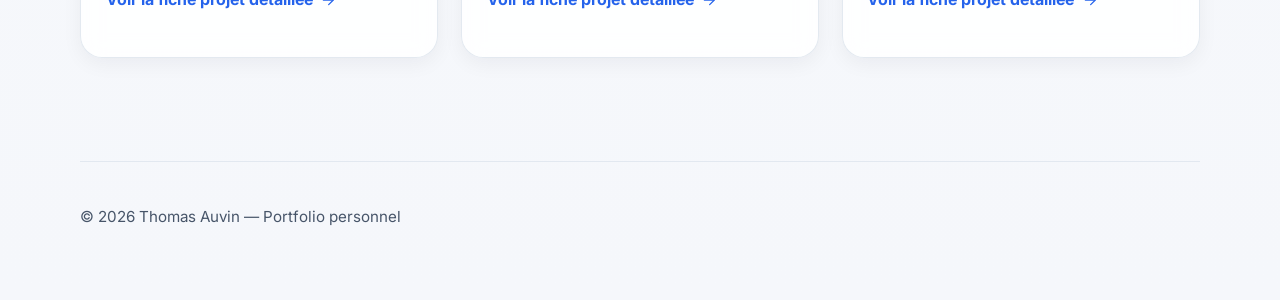
<file: projets.html>
<!DOCTYPE html>
<html lang="fr">
<head>
  <meta charset="UTF-8" />
  <meta name="viewport" content="width=device-width, initial-scale=1.0" />
  <title>Projets — Thomas Auvin</title>
  <meta
    name="description"
    content="Projets de Thomas Auvin : évaluation de systèmes IA, solution data orientée métier et cadrage de projet IA."
  />
  <link rel="preconnect" href="https://fonts.googleapis.com">
  <link rel="preconnect" href="https://fonts.gstatic.com" crossorigin>
  <link href="https://fonts.googleapis.com/css2?family=Inter:wght@400;500;600;700;800&display=swap" rel="stylesheet">
  <link rel="stylesheet" href="assets/css/style.css" />

  <style>
    .projects-page {
      padding-bottom: 4rem;
    }

    .projects-grid {
      display: grid;
      grid-template-columns: repeat(3, minmax(0, 1fr));
      gap: 1.4rem;
      align-items: stretch;
    }

    .icon-pill {
      display: inline-flex;
      align-items: center;
      justify-content: center;
      width: 42px;
      height: 42px;
      border-radius: 14px;
      background: linear-gradient(180deg, #eff6ff 0%, #f8fbff 100%);
      border: 1px solid #bfdbfe;
      color: var(--accent);
      flex-shrink: 0;
    }

    .icon-pill svg {
      width: 20px;
      height: 20px;
      stroke: currentColor;
    }

    .project-card {
      display: flex;
      flex-direction: column;
      justify-content: space-between;
      min-height: 100%;
    }

    .card-title-row {
      display: flex;
      align-items: flex-start;
      gap: 0.9rem;
      margin-bottom: 0.9rem;
    }

    .card-title-row h2 {
      margin: 0;
      font-size: 1.22rem;
      line-height: 1.28;
      letter-spacing: -0.02em;
    }

    .project-card p {
      color: var(--muted);
    }

    .project-card .inline-list {
      margin-top: 0.95rem;
      margin-bottom: 1.15rem;
    }

    .project-card .inline-list li {
      color: var(--muted);
      margin-bottom: 0.45rem;
    }

    .project-meta {
      margin-top: auto;
      color: var(--muted-soft);
      font-size: 0.92rem;
    }

    .project-link {
      display: inline-flex;
      align-items: center;
      gap: 0.45rem;
      font-weight: 700;
    }

    .project-link svg {
      width: 16px;
      height: 16px;
      stroke: currentColor;
    }

    .projects-intro {
      margin-bottom: 1.8rem;
    }

    .projects-intro .content-block {
      margin-bottom: 0;
    }

    .projects-intro p:last-child {
      margin-bottom: 0;
    }

    @media (max-width: 960px) {
      .projects-grid {
        grid-template-columns: 1fr;
      }
    }

    @media (max-width: 640px) {
      .card-title-row {
        gap: 0.7rem;
      }

      .icon-pill {
        width: 38px;
        height: 38px;
      }

      .icon-pill svg {
        width: 18px;
        height: 18px;
      }
    }
  </style>
</head>
<body>
  <header class="site-header">
    <div class="container navbar">
      <a class="brand" href="index.html">Thomas <span>Auvin</span></a>
      <nav class="nav-links" aria-label="Navigation principale">
        <a href="index.html">Accueil</a>
        <a href="a-propos.html">À propos</a>
        <a href="projets.html" class="active">Projets</a>
        <a href="competences.html">Compétences</a>
        <a href="reflexivite.html">Réflexivité</a>
        <a href="psychologie-sociale-recherche.html">Psychologie sociale</a>
        <a href="contact.html">Contact</a>
      </nav>
    </div>
  </header>

  <main>
    <section class="page-hero">
      <div class="container">
        <div class="hero-card">
          <div class="eyebrow">Projets</div>
          <h1 class="page-title">Trois démarches complémentaires</h1>
          <p class="lead">
            Les projets présentés ici illustrent trois dimensions complémentaires de mon profil :
            l’évaluation de systèmes d’intelligence artificielle, la conception de solutions data
            orientées métier, et le cadrage stratégique de projets IA à partir de besoins réels de terrain.
          </p>
        </div>
      </div>
    </section>

    <section class="projects-page">
      <div class="container">
        <div class="projects-intro">
          <article class="content-block">
            <h2>Des projets conçus comme des démonstrations de méthode</h2>
            <p>
              Je ne présente pas ici uniquement des résultats techniques. Chaque projet est aussi
              pensé comme une démonstration de démarche : partir d’un besoin, choisir une méthode,
              construire une solution, en évaluer les effets et expliciter ses limites.
            </p>
          </article>
        </div>

        <div class="projects-grid">
          <article class="card project-card">
            <div>
              <div class="badge-row">
                <span class="badge badge-done">Réalisé</span>
                <span class="badge">LLM / RAG</span>
              </div>

              <div class="card-title-row">
                <span class="icon-pill" aria-hidden="true">
                  <svg viewBox="0 0 24 24" fill="none" stroke-width="1.9" stroke-linecap="round" stroke-linejoin="round">
                    <path d="M12 6V3"/>
                    <path d="M16.5 7.5 18.5 5.5"/>
                    <path d="M18 12h3"/>
                    <path d="M16.5 16.5 18.5 18.5"/>
                    <path d="M12 18v3"/>
                    <path d="M7.5 16.5 5.5 18.5"/>
                    <path d="M6 12H3"/>
                    <path d="M7.5 7.5 5.5 5.5"/>
                    <rect x="7" y="7" width="10" height="10" rx="2"/>
                  </svg>
                </span>
                <h2>Projet SportSee — Assistant hybride : évaluation et amélioration d’un système LLM</h2>
              </div>

              <p>
                Ce projet part d’un prototype RAG initial et le fait évoluer vers un assistant
                d’analyses sportives capable de traiter deux familles de questions :
                des questions documentaires sur des contenus textuels et des questions
                statistiques sur des données structurées.
              </p>
              <p>
                Mon travail a consisté à mettre en place une démarche d’évaluation formelle,
                puis à restructurer le système avec une architecture hybride RAG + SQL,
                un agent PydanticAI et un socle minimal d’industrialisation.
              </p>

              <ul class="inline-list">
                <li><strong>Type :</strong> projet réalisé</li>
                <li><strong>Axes travaillés :</strong> évaluation LLM, RAG, SQL tool, routage agentique, observabilité</li>
                <li><strong>Compétences mobilisées :</strong> audit, expérimentation, amélioration continue, architecture applicative</li>
              </ul>
            </div>

            <div class="project-meta">Évaluation, architecture hybride, amélioration continue</div>
            <p>
              <a class="project-link" href="projects/projet-10-llm.html">
                Voir la fiche projet détaillée
                <svg viewBox="0 0 24 24" fill="none" stroke-width="1.9" stroke-linecap="round" stroke-linejoin="round" aria-hidden="true">
                  <path d="M5 12h14"/>
                  <path d="m13 5 7 7-7 7"/>
                </svg>
              </a>
            </p>
          </article>

          <article class="card project-card">
            <div>
              <div class="badge-row">
                <span class="badge badge-done">Réalisé</span>
                <span class="badge">Aide à la décision</span>
              </div>

              <div class="card-title-row">
                <span class="icon-pill" aria-hidden="true">
                  <svg viewBox="0 0 24 24" fill="none" stroke-width="1.9" stroke-linecap="round" stroke-linejoin="round">
                    <path d="M7 20h10"/>
                    <path d="M10 20c0-3 4-3 4 0"/>
                    <path d="M6 17c-1.5-1.3-2.5-3.5-2.5-5.5A8.5 8.5 0 0 1 12 3a8.5 8.5 0 0 1 8.5 8.5c0 2-1 4.2-2.5 5.5"/>
                    <path d="M8 11c1 .8 2.2 1.2 4 1.2s3-.4 4-1.2"/>
                  </svg>
                </span>
                <h2>Projet Agritech Answers — Prédiction de rendement et recommandation de culture</h2>
              </div>

              <p>
                Ce projet consiste à concevoir une application d’aide à la décision capable
                de prédire le rendement d’une culture, d’estimer ses indicateurs économiques
                et de recommander les cultures les plus intéressantes selon un contexte donné.
              </p>
              <p>
                La solution combine plusieurs modèles de machine learning, une API FastAPI,
                une interface Streamlit et une base SQLite modifiable pour les hypothèses économiques.
                L’objectif est de permettre l’exploration de scénarios et la comparaison de cultures.
              </p>

              <ul class="inline-list">
                <li><strong>Type :</strong> projet réalisé</li>
                <li><strong>Axes travaillés :</strong> prédiction, recommandation, logique économique, API, industrialisation</li>
                <li><strong>Compétences mobilisées :</strong> modélisation, aide à la décision, architecture data, déploiement</li>
              </ul>
            </div>

            <div class="project-meta">Prédiction, recommandation, architecture produit</div>
            <p>
              <a class="project-link" href="projects/projet-12-agritech.html">
                Voir la fiche projet détaillée
                <svg viewBox="0 0 24 24" fill="none" stroke-width="1.9" stroke-linecap="round" stroke-linejoin="round" aria-hidden="true">
                  <path d="M5 12h14"/>
                  <path d="m13 5 7 7-7 7"/>
                </svg>
              </a>
            </p>
          </article>

          <article class="card project-card">
            <div>
              <div class="badge-row">
                <span class="badge badge-planning">Cadrage</span>
                <span class="badge">Projet personnel</span>
              </div>

              <div class="card-title-row">
                <span class="icon-pill" aria-hidden="true">
                  <svg viewBox="0 0 24 24" fill="none" stroke-width="1.9" stroke-linecap="round" stroke-linejoin="round">
                    <circle cx="6" cy="6" r="2"/>
                    <circle cx="18" cy="6" r="2"/>
                    <circle cx="12" cy="18" r="2"/>
                    <path d="M8 6h8"/>
                    <path d="M7.7 7.3 10.3 14.7"/>
                    <path d="M16.3 7.3 13.7 14.7"/>
                  </svg>
                </span>
                <h2>Projet personnel — IA, réflexivité des pratiques et insertion professionnelle</h2>
              </div>

              <p>
                À partir d’IODKIP, progiciel utilisé dans mon ancienne expérience chez Transfer,
                je cadre un projet data visant à transformer un outil de saisie en outil d’analyse
                des pratiques professionnelles.
              </p>
              <p>
                La V1 est centrée sur un modèle de classification capable de repérer, à l’échelle
                d’une équipe, les pratiques associées aux sorties en emploi durable validé (EDV).
                Une seconde brique, envisagée plus tard, porterait sur la suggestion documentaire
                via RAG/LLM.
              </p>

              <ul class="inline-list">
                <li><strong>Type :</strong> projet de cadrage stratégique et technique</li>
                <li><strong>Axes travaillés :</strong> audit de données, classification, explicabilité, suivi du drift, gouvernance IA</li>
                <li><strong>Compétences mobilisées :</strong> analyse du besoin, modélisation, structuration de projet data, vision métier</li>
              </ul>
            </div>

            <div class="project-meta">Cadrage, besoin métier, vision stratégique</div>
            <p>
              <a class="project-link" href="projects/projet-perso-insertion-ia.html">
                Voir la fiche projet détaillée
                <svg viewBox="0 0 24 24" fill="none" stroke-width="1.9" stroke-linecap="round" stroke-linejoin="round" aria-hidden="true">
                  <path d="M5 12h14"/>
                  <path d="m13 5 7 7-7 7"/>
                </svg>
              </a>
            </p>
          </article>
        </div>
      </div>
    </section>
  </main>

  <footer class="site-footer">
    <div class="container">
      <p>© 2026 Thomas Auvin — Portfolio personnel</p>
    </div>
  </footer>
</body>
</html>
</file>
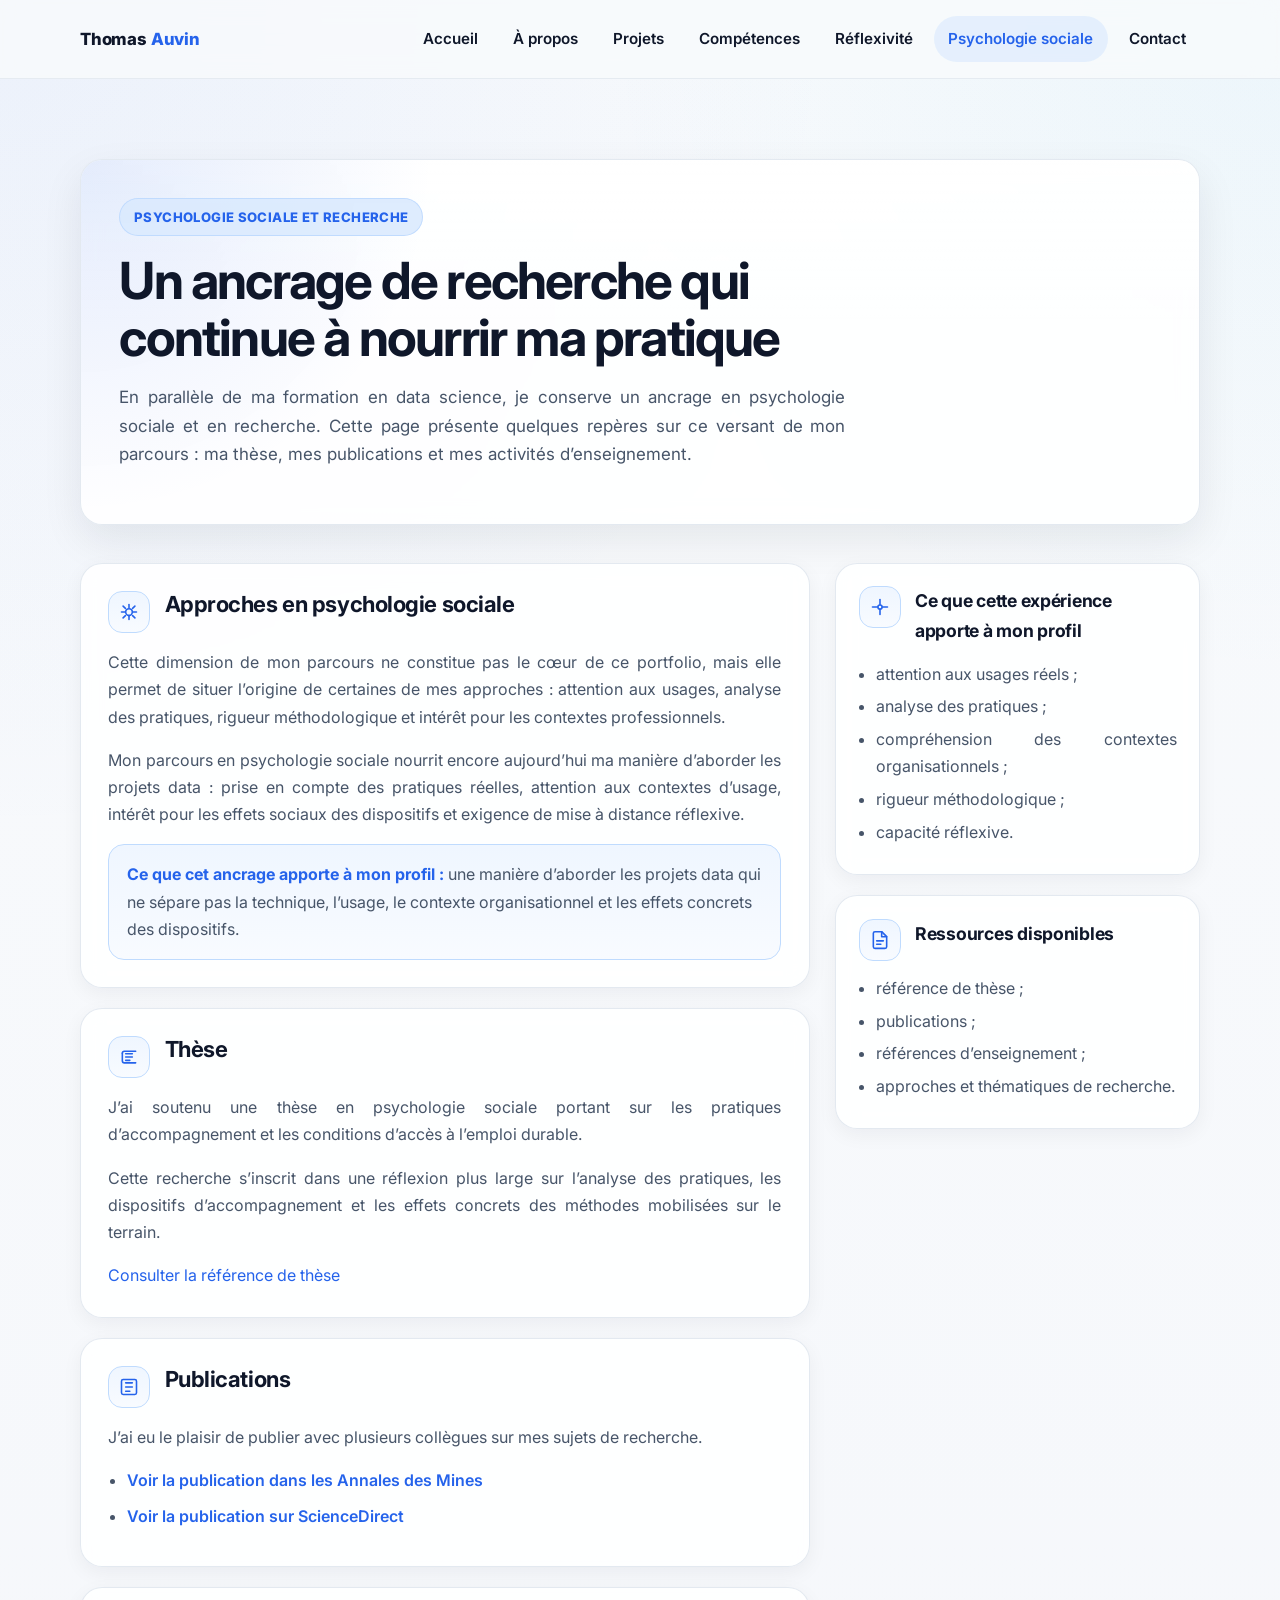
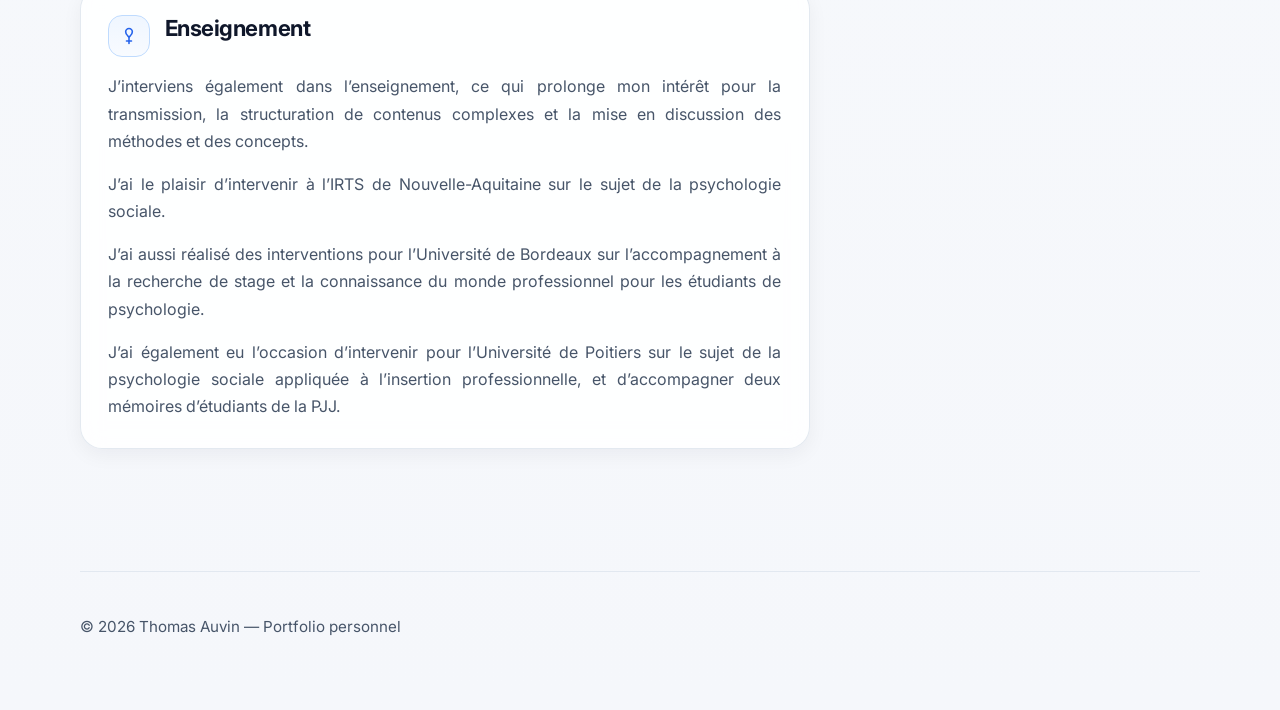
<file: psychologie-sociale-recherche.html>
<!DOCTYPE html>
<html lang="fr">
<head>
  <meta charset="UTF-8" />
  <meta name="viewport" content="width=device-width, initial-scale=1.0" />
  <title>Psychologie sociale et recherche — Thomas Auvin</title>
  <meta
    name="description"
    content="Parcours de Thomas Auvin en psychologie sociale : thèse, publications, enseignement et approches de recherche."
  />
  <link rel="preconnect" href="https://fonts.googleapis.com">
  <link rel="preconnect" href="https://fonts.gstatic.com" crossorigin>
  <link href="https://fonts.googleapis.com/css2?family=Inter:wght@400;500;600;700;800&display=swap" rel="stylesheet">
  <link rel="stylesheet" href="assets/css/style.css" />

  <style>
    .research-page {
      padding-bottom: 4rem;
    }

    .icon-pill {
      display: inline-flex;
      align-items: center;
      justify-content: center;
      width: 42px;
      height: 42px;
      border-radius: 14px;
      background: linear-gradient(180deg, #eff6ff 0%, #f8fbff 100%);
      border: 1px solid #bfdbfe;
      color: var(--accent);
      flex-shrink: 0;
    }

    .icon-pill svg {
      width: 20px;
      height: 20px;
      stroke: currentColor;
    }

    .block-title-row,
    .aside-title-row {
      display: flex;
      align-items: flex-start;
      gap: 0.9rem;
      margin-bottom: 0.9rem;
    }

    .block-title-row h2,
    .aside-title-row h3 {
      margin: 0;
    }

    .research-note {
      padding: 1rem 1.1rem;
      border-radius: 16px;
      background: linear-gradient(180deg, #eff6ff 0%, #f8fbff 100%);
      border: 1px solid #bfdbfe;
      margin-top: 1rem;
      color: var(--muted);
    }

    .research-note strong {
      color: var(--accent);
    }

    .resource-links {
      margin: 0;
      padding-left: 1.1rem;
    }

    .resource-links li {
      margin-bottom: 0.55rem;
    }

    .resource-links a {
      font-weight: 600;
    }

    @media (max-width: 640px) {
      .block-title-row,
      .aside-title-row {
        gap: 0.7rem;
      }

      .icon-pill {
        width: 38px;
        height: 38px;
      }

      .icon-pill svg {
        width: 18px;
        height: 18px;
      }
    }
  </style>
</head>
<body>
  <header class="site-header">
    <div class="container navbar">
      <a class="brand" href="index.html">Thomas <span>Auvin</span></a>
      <nav class="nav-links" aria-label="Navigation principale">
        <a href="index.html">Accueil</a>
        <a href="a-propos.html">À propos</a>
        <a href="projets.html">Projets</a>
        <a href="competences.html">Compétences</a>
        <a href="reflexivite.html">Réflexivité</a>
        <a href="psychologie-sociale-recherche.html" class="active">Psychologie sociale</a>
        <a href="contact.html">Contact</a>
      </nav>
    </div>
  </header>

  <main>
    <section class="page-hero">
      <div class="container">
        <div class="hero-card">
          <div class="eyebrow">Psychologie sociale et recherche</div>
          <h1 class="page-title">Un ancrage de recherche qui continue à nourrir ma pratique</h1>
          <p class="lead">
            En parallèle de ma formation en data science, je conserve un ancrage en psychologie sociale
            et en recherche. Cette page présente quelques repères sur ce versant de mon parcours :
            ma thèse, mes publications et mes activités d’enseignement.
          </p>
        </div>
      </div>
    </section>

    <section class="research-page">
      <div class="container content-grid">
        <div>
          <article class="content-block">
            <div class="block-title-row">
              <span class="icon-pill" aria-hidden="true">
                <svg viewBox="0 0 24 24" fill="none" stroke-width="1.9" stroke-linecap="round" stroke-linejoin="round">
                  <path d="M12 3v4"/>
                  <path d="M12 17v4"/>
                  <path d="M4.9 4.9 7.7 7.7"/>
                  <path d="m16.3 16.3 2.8 2.8"/>
                  <path d="M3 12h4"/>
                  <path d="M17 12h4"/>
                  <path d="m4.9 19.1 2.8-2.8"/>
                  <path d="m16.3 7.7 2.8-2.8"/>
                  <circle cx="12" cy="12" r="4"/>
                </svg>
              </span>
              <h2>Approches en psychologie sociale</h2>
            </div>

            <p>
              Cette dimension de mon parcours ne constitue pas le cœur de ce portfolio,
              mais elle permet de situer l’origine de certaines de mes approches :
              attention aux usages, analyse des pratiques, rigueur méthodologique
              et intérêt pour les contextes professionnels.
            </p>
            <p>
              Mon parcours en psychologie sociale nourrit encore aujourd’hui ma manière d’aborder
              les projets data : prise en compte des pratiques réelles, attention aux contextes d’usage,
              intérêt pour les effets sociaux des dispositifs et exigence de mise à distance réflexive.
            </p>

            <div class="research-note">
              <strong>Ce que cet ancrage apporte à mon profil :</strong>
              une manière d’aborder les projets data qui ne sépare pas la technique,
              l’usage, le contexte organisationnel et les effets concrets des dispositifs.
            </div>
          </article>

          <article class="content-block">
            <div class="block-title-row">
              <span class="icon-pill" aria-hidden="true">
                <svg viewBox="0 0 24 24" fill="none" stroke-width="1.9" stroke-linecap="round" stroke-linejoin="round">
                  <path d="M4 7.5A2.5 2.5 0 0 1 6.5 5H20"/>
                  <path d="M4 7.5v9A2.5 2.5 0 0 0 6.5 19H20"/>
                  <path d="M8 8h8"/>
                  <path d="M8 12h8"/>
                  <path d="M8 16h5"/>
                </svg>
              </span>
              <h2>Thèse</h2>
            </div>

            <p>
              J’ai soutenu une thèse en psychologie sociale portant sur les pratiques
              d’accompagnement et les conditions d’accès à l’emploi durable.
            </p>
            <p>
              Cette recherche s’inscrit dans une réflexion plus large sur l’analyse des pratiques,
              les dispositifs d’accompagnement et les effets concrets des méthodes mobilisées sur le terrain.
            </p>
            <p>
              <a href="https://theses.fr/2021BORD0355" target="_blank" rel="noopener">
                Consulter la référence de thèse
              </a>
            </p>
          </article>

          <article class="content-block">
            <div class="block-title-row">
              <span class="icon-pill" aria-hidden="true">
                <svg viewBox="0 0 24 24" fill="none" stroke-width="1.9" stroke-linecap="round" stroke-linejoin="round">
                  <path d="M8 7h8"/>
                  <path d="M8 12h8"/>
                  <path d="M8 17h5"/>
                  <path d="M5 3h14a2 2 0 0 1 2 2v14a2 2 0 0 1-2 2H5a2 2 0 0 1-2-2V5a2 2 0 0 1 2-2Z"/>
                </svg>
              </span>
              <h2>Publications</h2>
            </div>

            <p>
              J’ai eu le plaisir de publier avec plusieurs collègues sur mes sujets de recherche.
            </p>
            <ul class="resource-links">
              <li>
                <a href="https://annales.org/ri/2021/resumes/mai/18-ri-resum-FR-AN-mai-2021.html" target="_blank" rel="noopener">
                  Voir la publication dans les Annales des Mines
                </a>
              </li>
              <li>
                <a href="https://www.sciencedirect.com/science/article/pii/S1420253024000633?via%3Dihub" target="_blank" rel="noopener">
                  Voir la publication sur ScienceDirect
                </a>
              </li>
            </ul>
          </article>

          <article class="content-block">
            <div class="block-title-row">
              <span class="icon-pill" aria-hidden="true">
                <svg viewBox="0 0 24 24" fill="none" stroke-width="1.9" stroke-linecap="round" stroke-linejoin="round">
                  <path d="M12 14v7"/>
                  <path d="M9 18h6"/>
                  <path d="M12 3a4 4 0 0 1 4 4c0 2.2-1.1 3.6-2.4 4.7-.7.6-1.3 1.1-1.6 1.8-.3-.7-.9-1.2-1.6-1.8C9.1 10.6 8 9.2 8 7a4 4 0 0 1 4-4Z"/>
                </svg>
              </span>
              <h2>Enseignement</h2>
            </div>

            <p>
              J’interviens également dans l’enseignement, ce qui prolonge mon intérêt pour
              la transmission, la structuration de contenus complexes et la mise en discussion
              des méthodes et des concepts.
            </p>
            <p>
              J’ai le plaisir d’intervenir à l’IRTS de Nouvelle-Aquitaine sur le sujet
              de la psychologie sociale. 
            <p>
            <p>
              J’ai aussi réalisé des interventions pour l’Université
              de Bordeaux sur l’accompagnement à la recherche de stage et la connaissance
              du monde professionnel pour les étudiants de psychologie.
            </p>
            <p>
              J’ai également eu l’occasion d’intervenir pour l’Université de Poitiers
              sur le sujet de la psychologie sociale appliquée à l’insertion professionnelle,
              et d’accompagner deux mémoires d’étudiants de la PJJ.
            </p>
          </article>
        </div>

        <aside>
          <div class="aside-box">
            <div class="aside-title-row">
              <span class="icon-pill" aria-hidden="true">
                <svg viewBox="0 0 24 24" fill="none" stroke-width="1.9" stroke-linecap="round" stroke-linejoin="round">
                  <path d="M3 12h6"/>
                  <path d="M15 12h6"/>
                  <path d="M12 3v6"/>
                  <path d="M12 15v6"/>
                  <circle cx="12" cy="12" r="2.5"/>
                </svg>
              </span>
              <h3>Ce que cette expérience apporte à mon profil</h3>
            </div>

            <ul class="inline-list">
              <li>attention aux usages réels ;</li>
              <li>analyse des pratiques ;</li>
              <li>compréhension des contextes organisationnels ;</li>
              <li>rigueur méthodologique ;</li>
              <li>capacité réflexive.</li>
            </ul>
          </div>

          <div class="aside-box">
            <div class="aside-title-row">
              <span class="icon-pill" aria-hidden="true">
                <svg viewBox="0 0 24 24" fill="none" stroke-width="1.9" stroke-linecap="round" stroke-linejoin="round">
                  <path d="M14 2H6a2 2 0 0 0-2 2v16a2 2 0 0 0 2 2h12a2 2 0 0 0 2-2V8Z"/>
                  <path d="M14 2v6h6"/>
                  <path d="M8 13h8"/>
                  <path d="M8 17h5"/>
                </svg>
              </span>
              <h3>Ressources disponibles</h3>
            </div>

            <ul class="inline-list">
              <li>référence de thèse ;</li>
              <li>publications ;</li>
              <li>références d’enseignement ;</li>
              <li>approches et thématiques de recherche.</li>
            </ul>
          </div>
        </aside>
      </div>
    </section>
  </main>

  <footer class="site-footer">
    <div class="container">
      <p>© 2026 Thomas Auvin — Portfolio personnel</p>
    </div>
  </footer>
</body>
</html>
</file>
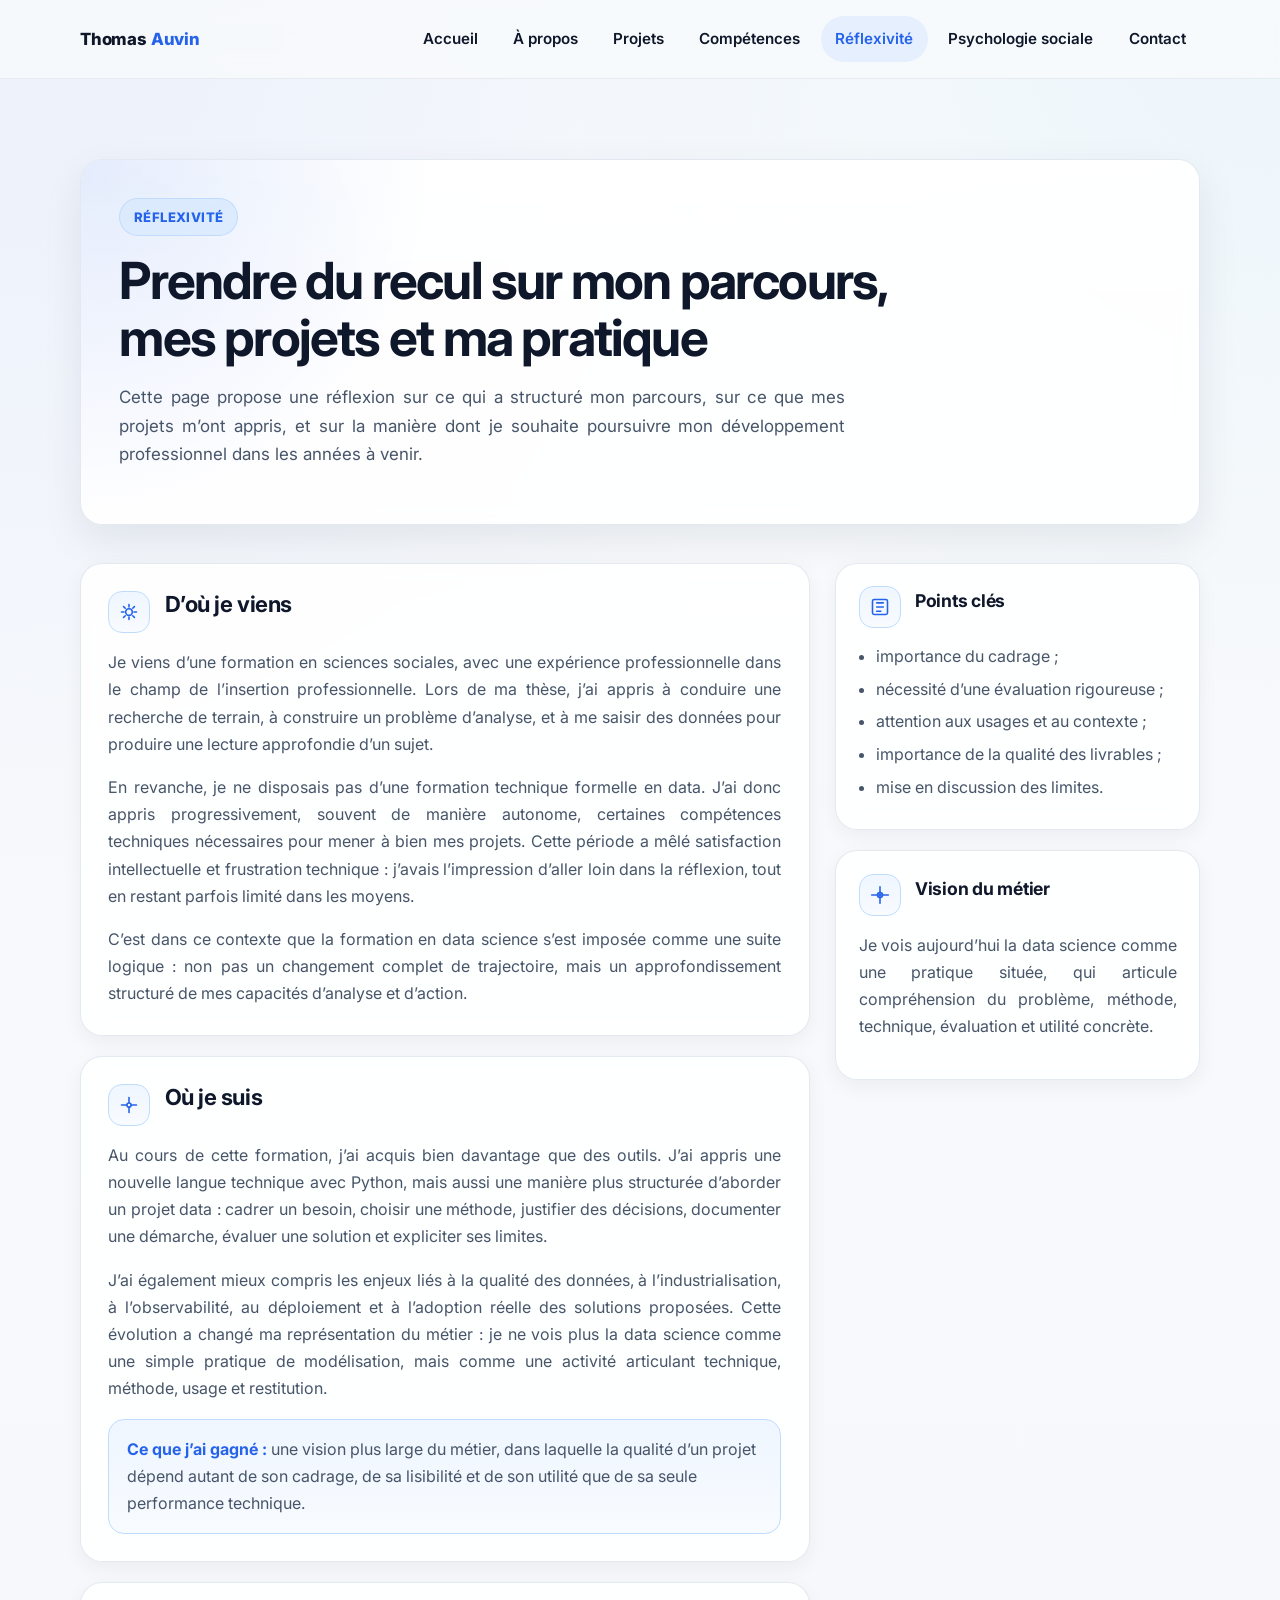
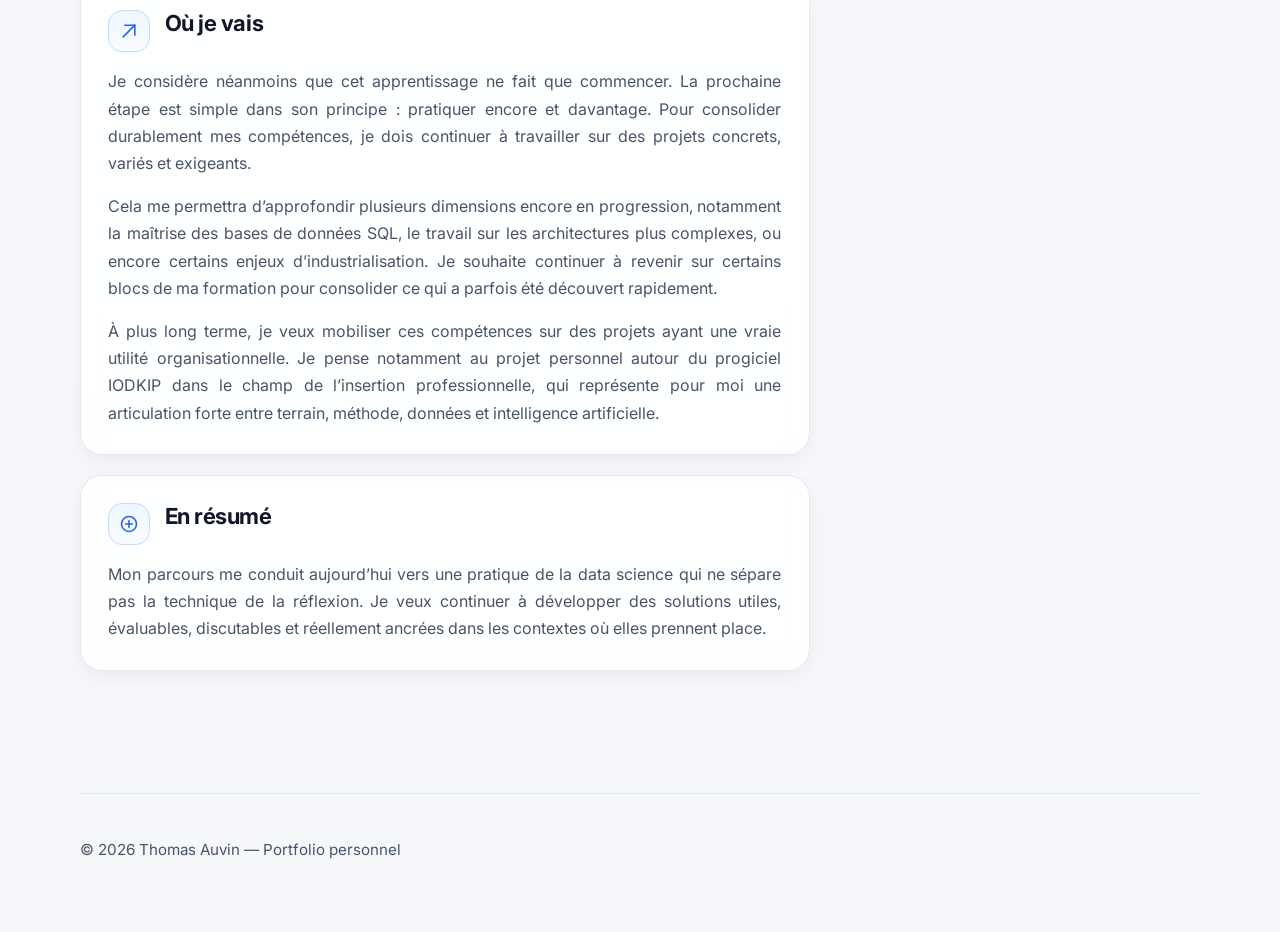
<file: reflexivite.html>
<!DOCTYPE html>
<html lang="fr">
<head>
  <meta charset="UTF-8" />
  <meta name="viewport" content="width=device-width, initial-scale=1.0" />
  <title>Réflexivité — Thomas Auvin</title>
  <meta
    name="description"
    content="Réflexivité de Thomas Auvin : évolution de sa compréhension du métier de Data Scientist, apprentissages et axes de progression."
  />
  <link rel="preconnect" href="https://fonts.googleapis.com">
  <link rel="preconnect" href="https://fonts.gstatic.com" crossorigin>
  <link href="https://fonts.googleapis.com/css2?family=Inter:wght@400;500;600;700;800&display=swap" rel="stylesheet">
  <link rel="stylesheet" href="assets/css/style.css" />

  <style>
    .reflexivite-page {
      padding-bottom: 4rem;
    }

    .icon-pill {
      display: inline-flex;
      align-items: center;
      justify-content: center;
      width: 42px;
      height: 42px;
      border-radius: 14px;
      background: linear-gradient(180deg, #eff6ff 0%, #f8fbff 100%);
      border: 1px solid #bfdbfe;
      color: var(--accent);
      flex-shrink: 0;
    }

    .icon-pill svg {
      width: 20px;
      height: 20px;
      stroke: currentColor;
    }

    .block-title-row,
    .aside-title-row {
      display: flex;
      align-items: flex-start;
      gap: 0.9rem;
      margin-bottom: 0.9rem;
    }

    .block-title-row h2,
    .aside-title-row h3 {
      margin: 0;
    }

    .reflexive-note {
      padding: 1rem 1.1rem;
      border-radius: 16px;
      background: linear-gradient(180deg, #eff6ff 0%, #f8fbff 100%);
      border: 1px solid #bfdbfe;
      margin-top: 1rem;
      color: var(--muted);
    }

    .reflexive-note strong {
      color: var(--accent);
    }

    @media (max-width: 640px) {
      .block-title-row,
      .aside-title-row {
        gap: 0.7rem;
      }

      .icon-pill {
        width: 38px;
        height: 38px;
      }

      .icon-pill svg {
        width: 18px;
        height: 18px;
      }
    }
  </style>
</head>
<body>
  <header class="site-header">
    <div class="container navbar">
      <a class="brand" href="index.html">Thomas <span>Auvin</span></a>
      <nav class="nav-links" aria-label="Navigation principale">
        <a href="index.html">Accueil</a>
        <a href="a-propos.html">À propos</a>
        <a href="projets.html">Projets</a>
        <a href="competences.html">Compétences</a>
        <a href="reflexivite.html" class="active">Réflexivité</a>
        <a href="psychologie-sociale-recherche.html">Psychologie sociale</a>
        <a href="contact.html">Contact</a>
      </nav>
    </div>
  </header>

  <main>
    <section class="page-hero">
      <div class="container">
        <div class="hero-card">
          <div class="eyebrow">Réflexivité</div>
          <h1 class="page-title">Prendre du recul sur mon parcours, mes projets et ma pratique</h1>
          <p class="lead">
            Cette page propose une réflexion sur ce qui a structuré mon parcours,
            sur ce que mes projets m’ont appris, et sur la manière dont je souhaite
            poursuivre mon développement professionnel dans les années à venir.
          </p>
        </div>
      </div>
    </section>

    <section class="reflexivite-page">
      <div class="container content-grid">
        <div>
          <article class="content-block">
            <div class="block-title-row">
              <span class="icon-pill" aria-hidden="true">
                <svg viewBox="0 0 24 24" fill="none" stroke-width="1.9" stroke-linecap="round" stroke-linejoin="round">
                  <path d="M12 6V3"/>
                  <path d="M16.5 7.5 18.5 5.5"/>
                  <path d="M18 12h3"/>
                  <path d="M16.5 16.5 18.5 18.5"/>
                  <path d="M12 18v3"/>
                  <path d="M7.5 16.5 5.5 18.5"/>
                  <path d="M6 12H3"/>
                  <path d="M7.5 7.5 5.5 5.5"/>
                  <circle cx="12" cy="12" r="4"/>
                </svg>
              </span>
              <h2>D’où je viens</h2>
            </div>

            <p>
              Je viens d’une formation en sciences sociales, avec une expérience professionnelle
              dans le champ de l’insertion professionnelle. Lors de ma thèse, j’ai appris
              à conduire une recherche de terrain, à construire un problème d’analyse,
              et à me saisir des données pour produire une lecture approfondie d’un sujet.
            </p>
            <p>
              En revanche, je ne disposais pas d’une formation technique formelle en data.
              J’ai donc appris progressivement, souvent de manière autonome, certaines compétences
              techniques nécessaires pour mener à bien mes projets. Cette période a mêlé
              satisfaction intellectuelle et frustration technique : j’avais l’impression
              d’aller loin dans la réflexion, tout en restant parfois limité dans les moyens.
            </p>
            <p>
              C’est dans ce contexte que la formation en data science s’est imposée
              comme une suite logique : non pas un changement complet de trajectoire,
              mais un approfondissement structuré de mes capacités d’analyse et d’action.
            </p>
          </article>

          <article class="content-block">
            <div class="block-title-row">
              <span class="icon-pill" aria-hidden="true">
                <svg viewBox="0 0 24 24" fill="none" stroke-width="1.9" stroke-linecap="round" stroke-linejoin="round">
                  <path d="M3 12h6"/>
                  <path d="M15 12h6"/>
                  <path d="M12 3v6"/>
                  <path d="M12 15v6"/>
                  <circle cx="12" cy="12" r="2.5"/>
                </svg>
              </span>
              <h2>Où je suis</h2>
            </div>

            <p>
              Au cours de cette formation, j’ai acquis bien davantage que des outils.
              J’ai appris une nouvelle langue technique avec Python, mais aussi une manière
              plus structurée d’aborder un projet data : cadrer un besoin, choisir une méthode,
              justifier des décisions, documenter une démarche, évaluer une solution
              et expliciter ses limites.
            </p>
            <p>
              J’ai également mieux compris les enjeux liés à la qualité des données,
              à l’industrialisation, à l’observabilité, au déploiement et à l’adoption réelle
              des solutions proposées. Cette évolution a changé ma représentation du métier :
              je ne vois plus la data science comme une simple pratique de modélisation,
              mais comme une activité articulant technique, méthode, usage et restitution.
            </p>

            <div class="reflexive-note">
              <strong>Ce que j’ai gagné :</strong>
              une vision plus large du métier, dans laquelle la qualité d’un projet
              dépend autant de son cadrage, de sa lisibilité et de son utilité
              que de sa seule performance technique.
            </div>
          </article>

          <article class="content-block">
            <div class="block-title-row">
              <span class="icon-pill" aria-hidden="true">
                <svg viewBox="0 0 24 24" fill="none" stroke-width="1.9" stroke-linecap="round" stroke-linejoin="round">
                  <path d="M5 19 19 5"/>
                  <path d="M7 5h12v12"/>
                </svg>
              </span>
              <h2>Où je vais</h2>
            </div>

            <p>
              Je considère néanmoins que cet apprentissage ne fait que commencer.
              La prochaine étape est simple dans son principe : pratiquer encore et davantage.
              Pour consolider durablement mes compétences, je dois continuer à travailler
              sur des projets concrets, variés et exigeants.
            </p>
            <p>
              Cela me permettra d’approfondir plusieurs dimensions encore en progression,
              notamment la maîtrise des bases de données SQL, le travail sur les architectures
              plus complexes, ou encore certains enjeux d’industrialisation.
              Je souhaite continuer à revenir sur certains blocs de ma formation
              pour consolider ce qui a parfois été découvert rapidement.
            </p>
            <p>
              À plus long terme, je veux mobiliser ces compétences sur des projets
              ayant une vraie utilité organisationnelle. Je pense notamment au projet
              personnel autour du progiciel IODKIP dans le champ de l’insertion professionnelle,
              qui représente pour moi une articulation forte entre terrain, méthode,
              données et intelligence artificielle.
            </p>
          </article>

          <article class="content-block">
            <div class="block-title-row">
              <span class="icon-pill" aria-hidden="true">
                <svg viewBox="0 0 24 24" fill="none" stroke-width="1.9" stroke-linecap="round" stroke-linejoin="round">
                  <path d="M8 12h8"/>
                  <path d="M12 8v8"/>
                  <circle cx="12" cy="12" r="9"/>
                </svg>
              </span>
              <h2>En résumé</h2>
            </div>

            <p>
              Mon parcours me conduit aujourd’hui vers une pratique de la data science
              qui ne sépare pas la technique de la réflexion. Je veux continuer à développer
              des solutions utiles, évaluables, discutables et réellement ancrées
              dans les contextes où elles prennent place.
            </p>
          </article>
        </div>

        <aside>
          <div class="aside-box">
            <div class="aside-title-row">
              <span class="icon-pill" aria-hidden="true">
                <svg viewBox="0 0 24 24" fill="none" stroke-width="1.9" stroke-linecap="round" stroke-linejoin="round">
                  <path d="M8 7h8"/>
                  <path d="M8 12h8"/>
                  <path d="M8 17h5"/>
                  <path d="M5 3h14a2 2 0 0 1 2 2v14a2 2 0 0 1-2 2H5a2 2 0 0 1-2-2V5a2 2 0 0 1 2-2Z"/>
                </svg>
              </span>
              <h3>Points clés</h3>
            </div>

            <ul class="inline-list">
              <li>importance du cadrage ;</li>
              <li>nécessité d’une évaluation rigoureuse ;</li>
              <li>attention aux usages et au contexte ;</li>
              <li>importance de la qualité des livrables ;</li>
              <li>mise en discussion des limites.</li>
            </ul>
          </div>

          <div class="aside-box">
            <div class="aside-title-row">
              <span class="icon-pill" aria-hidden="true">
                <svg viewBox="0 0 24 24" fill="none" stroke-width="1.9" stroke-linecap="round" stroke-linejoin="round">
                  <path d="M12 2v20"/>
                  <path d="M2 12h20"/>
                  <circle cx="12" cy="12" r="3"/>
                </svg>
              </span>
              <h3>Vision du métier</h3>
            </div>

            <p>
              Je vois aujourd’hui la data science comme une pratique située,
              qui articule compréhension du problème, méthode, technique,
              évaluation et utilité concrète.
            </p>
          </div>
        </aside>
      </div>
    </section>
  </main>

  <footer class="site-footer">
    <div class="container">
      <p>© 2026 Thomas Auvin — Portfolio personnel</p>
    </div>
  </footer>
</body>
</html>
</file>
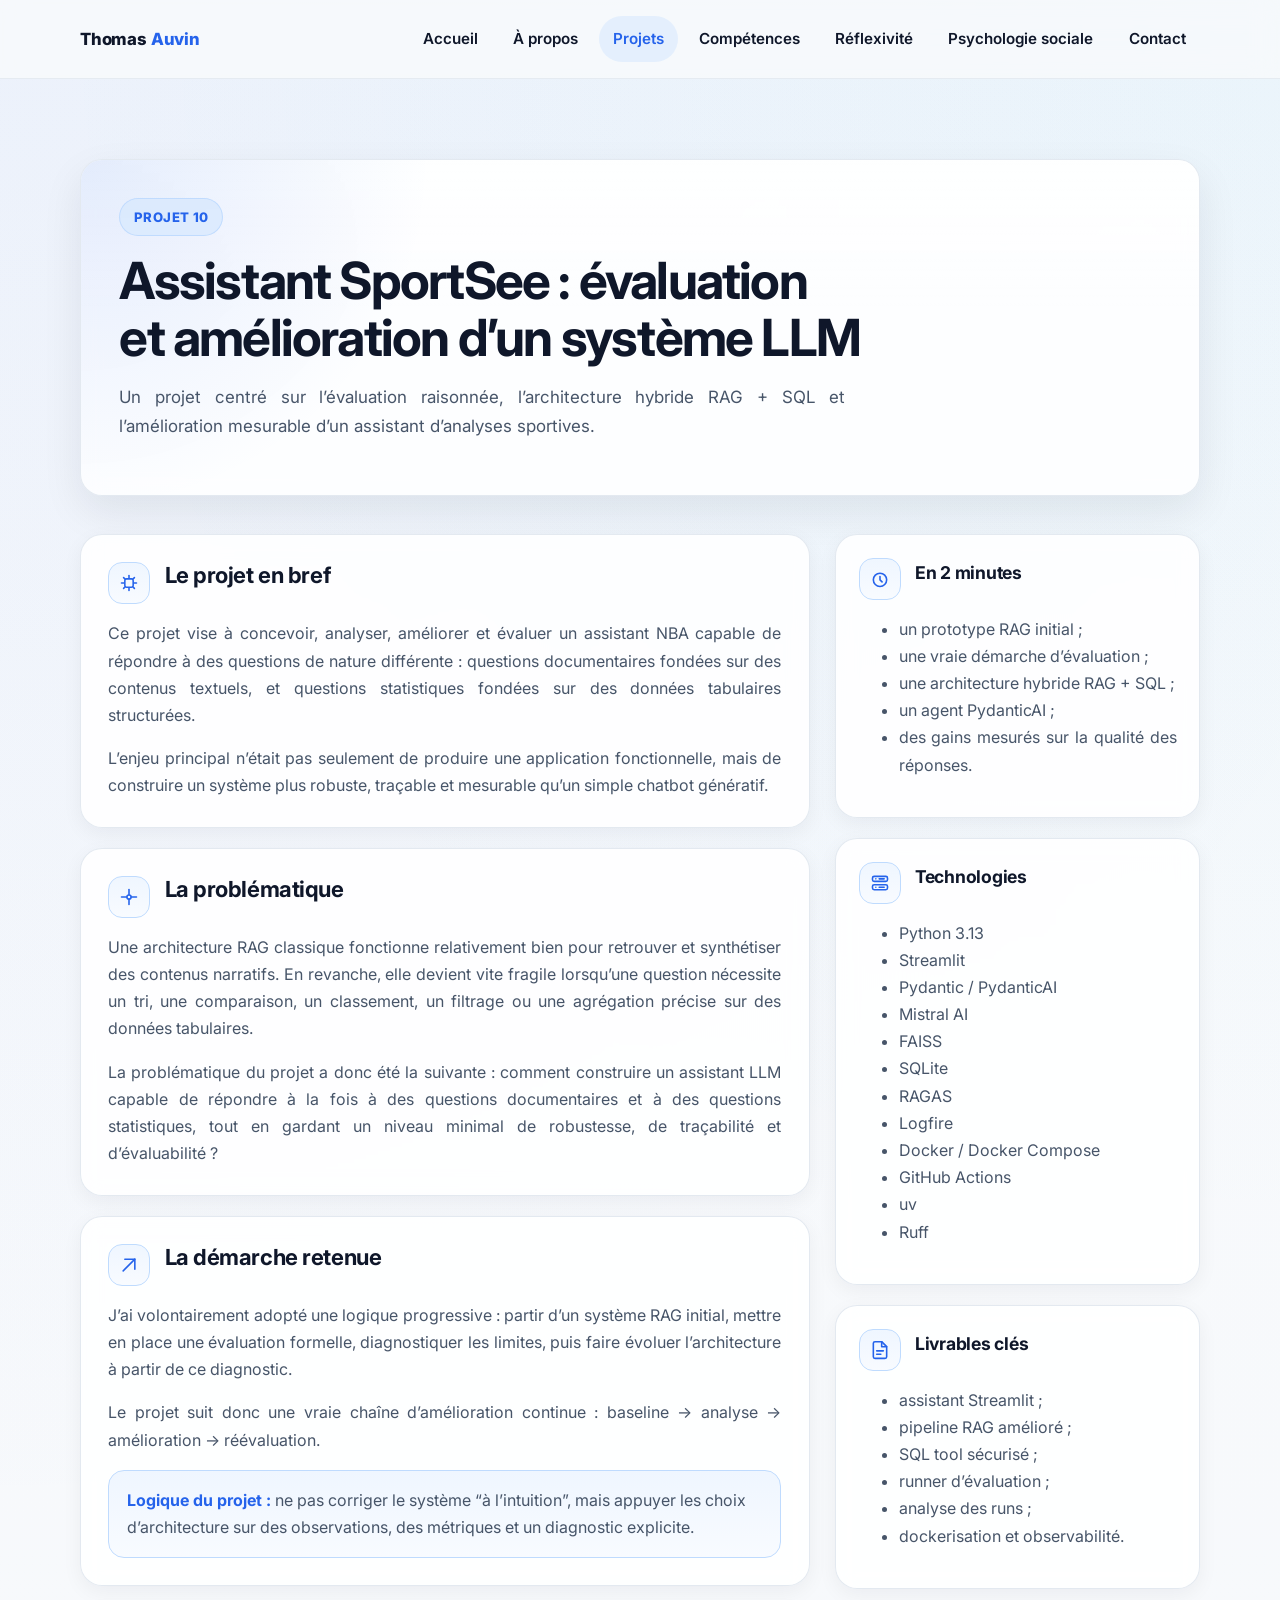
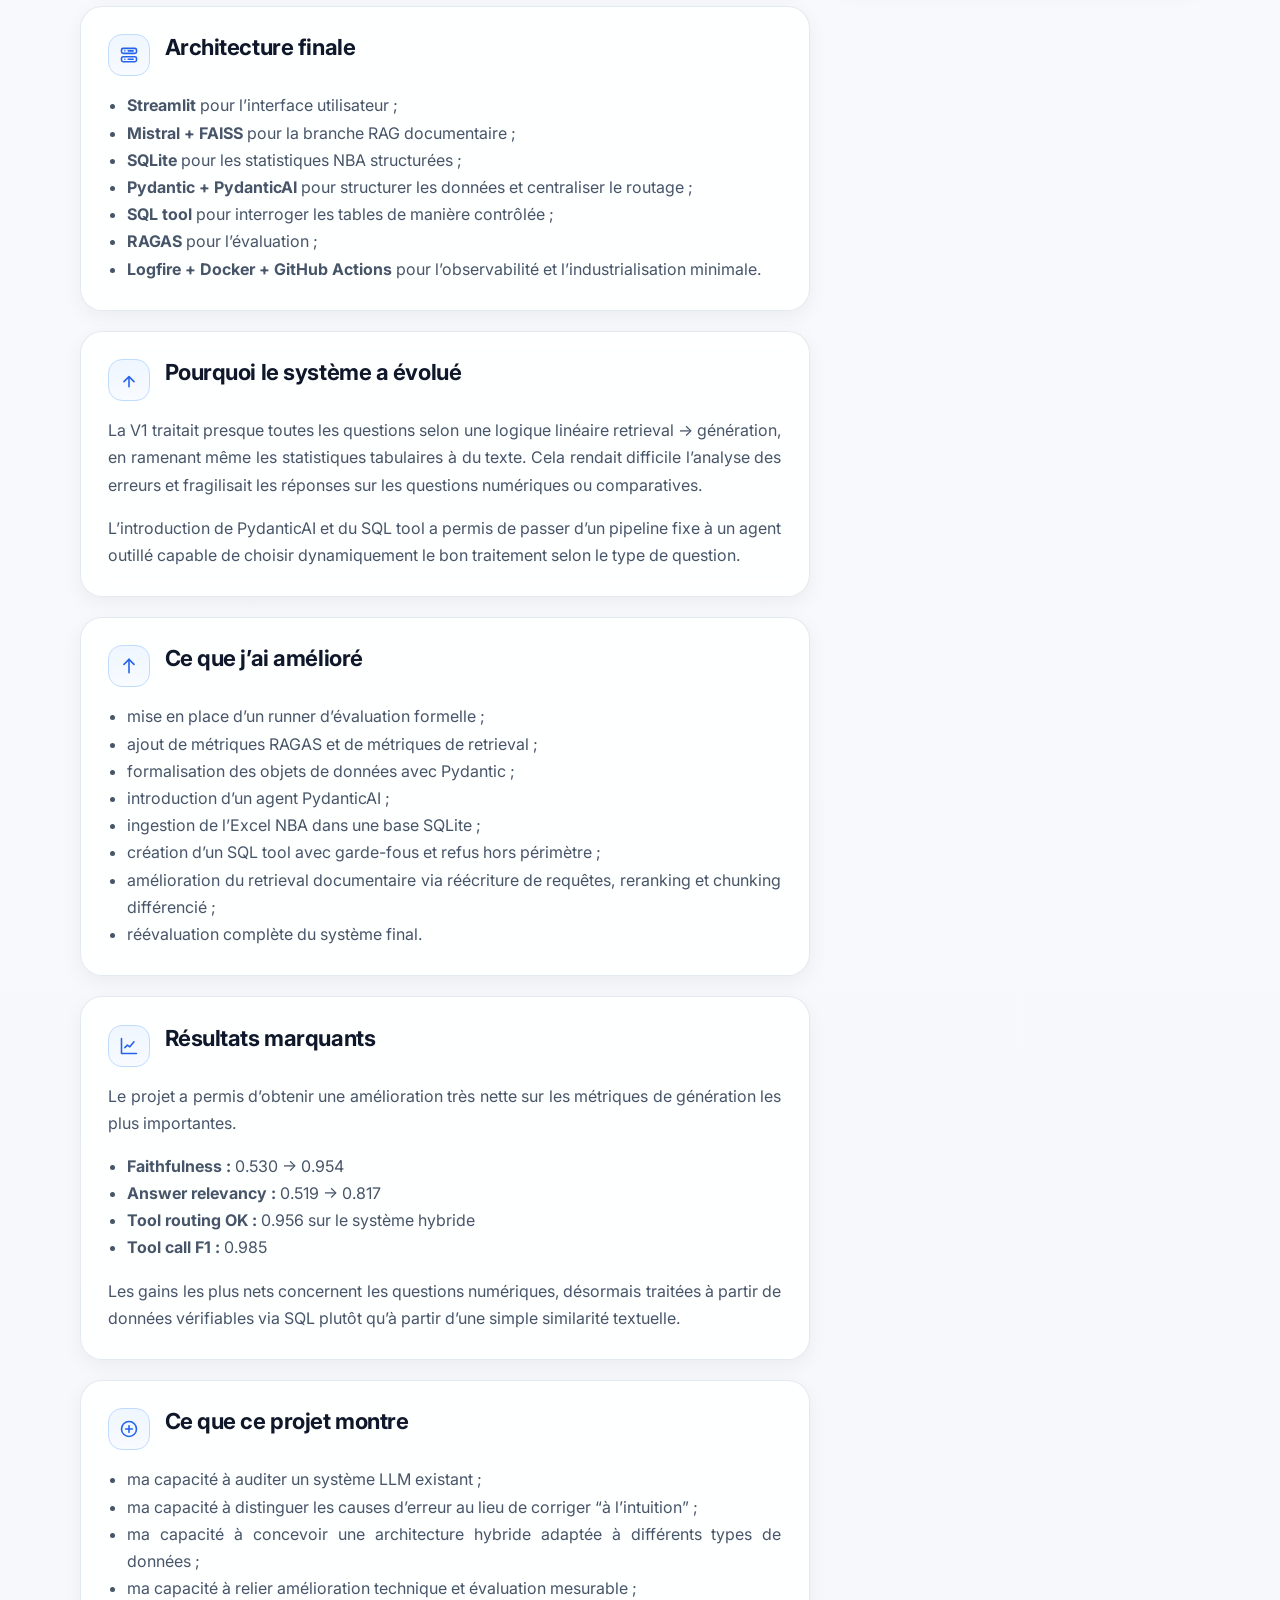
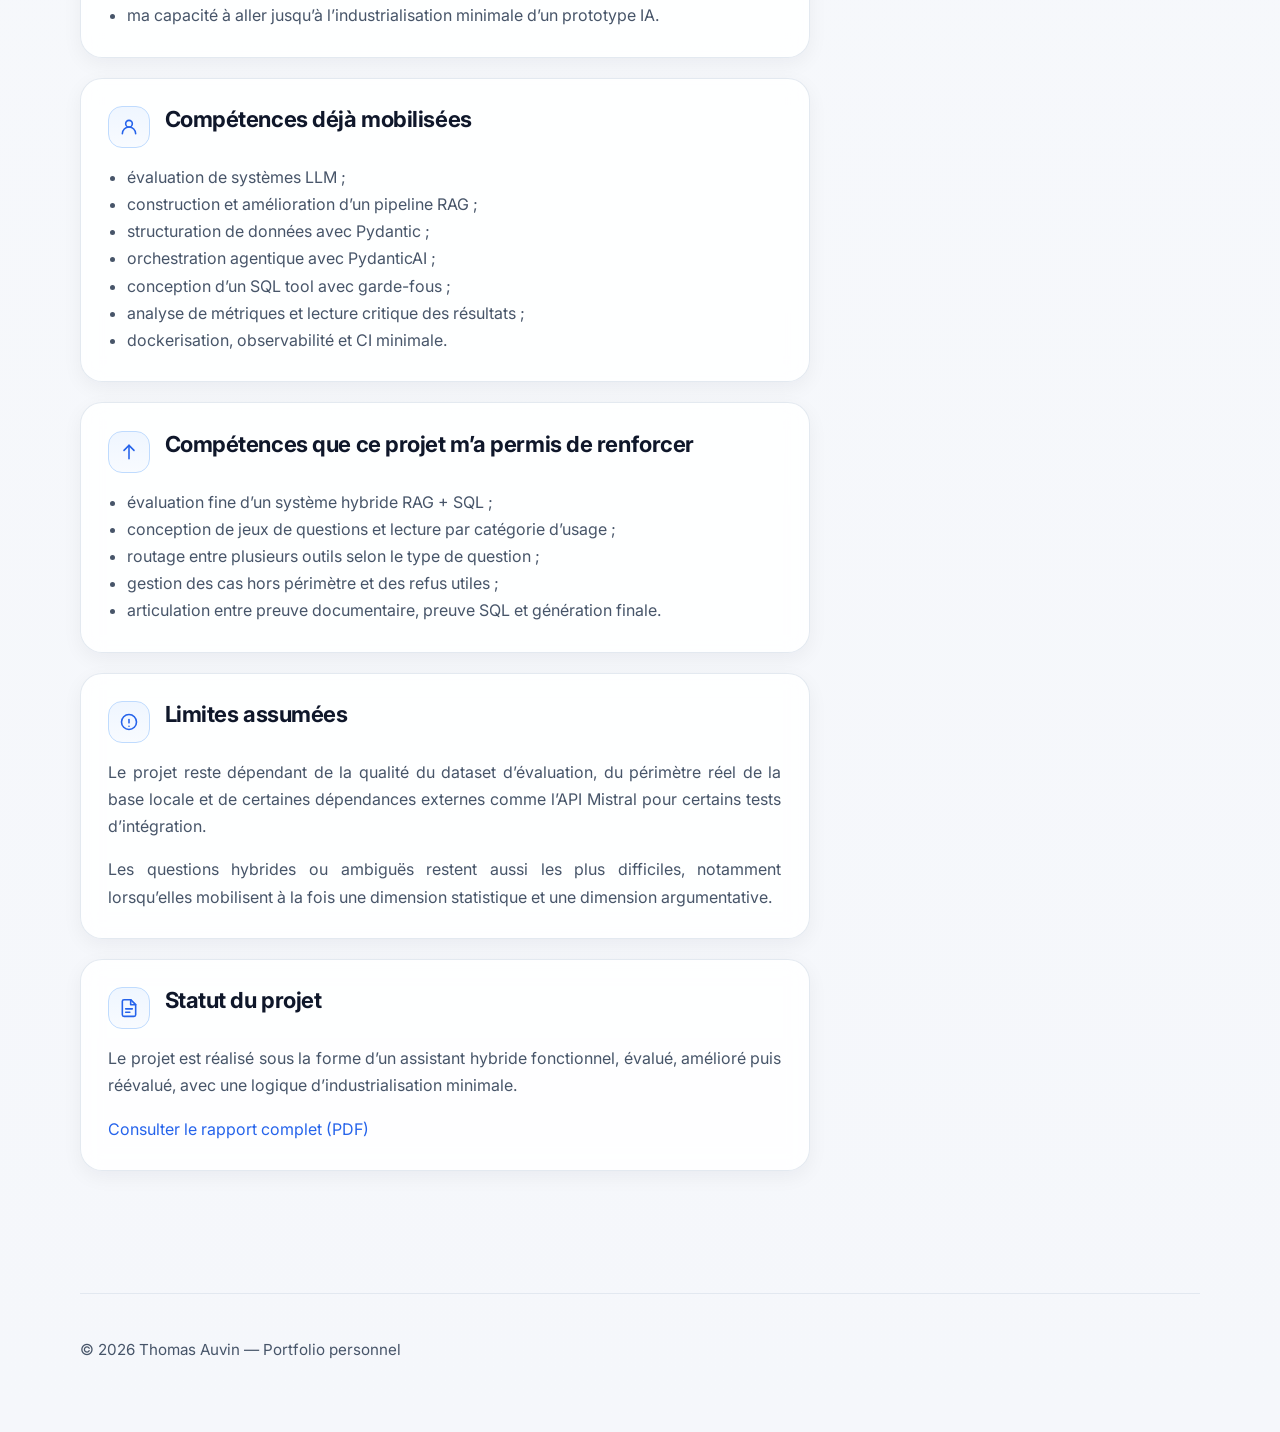
<file: projects/projet-10-llm.html>
<!DOCTYPE html>
<html lang="fr">
<head>
  <meta charset="UTF-8" />
  <meta name="viewport" content="width=device-width, initial-scale=1.0" />
  <title>Projet SportSee — Évaluation d’un système LLM</title>
  <meta
    name="description"
    content="Projet SportSee : évaluation et amélioration des performances d’un système LLM/RAG."
  />
  <link rel="preconnect" href="https://fonts.googleapis.com">
  <link rel="preconnect" href="https://fonts.gstatic.com" crossorigin>
  <link href="https://fonts.googleapis.com/css2?family=Inter:wght@400;500;600;700;800&display=swap" rel="stylesheet">
  <link rel="stylesheet" href="../assets/css/style.css" />

  <style>
    .project-page {
      padding-bottom: 4rem;
    }

    .icon-pill {
      display: inline-flex;
      align-items: center;
      justify-content: center;
      width: 42px;
      height: 42px;
      border-radius: 14px;
      background: linear-gradient(180deg, #eff6ff 0%, #f8fbff 100%);
      border: 1px solid #bfdbfe;
      color: var(--accent);
      flex-shrink: 0;
    }

    .icon-pill svg {
      width: 20px;
      height: 20px;
      stroke: currentColor;
    }

    .block-title-row,
    .aside-title-row {
      display: flex;
      align-items: flex-start;
      gap: 0.9rem;
      margin-bottom: 0.9rem;
    }

    .block-title-row h2,
    .aside-title-row h3 {
      margin: 0;
    }

    .project-note {
      padding: 1rem 1.1rem;
      border-radius: 16px;
      background: linear-gradient(180deg, #eff6ff 0%, #f8fbff 100%);
      border: 1px solid #bfdbfe;
      margin-top: 1rem;
      color: var(--muted);
    }

    .project-note strong {
      color: var(--accent);
    }

    @media (max-width: 640px) {
      .block-title-row,
      .aside-title-row {
        gap: 0.7rem;
      }

      .icon-pill {
        width: 38px;
        height: 38px;
      }

      .icon-pill svg {
        width: 18px;
        height: 18px;
      }
    }
  </style>
</head>
<body>
  <header class="site-header">
    <div class="container navbar">
      <a class="brand" href="../index.html">Thomas <span>Auvin</span></a>
      <nav class="nav-links" aria-label="Navigation principale">
        <a href="../index.html">Accueil</a>
        <a href="../a-propos.html">À propos</a>
        <a href="../projets.html" class="active">Projets</a>
        <a href="../competences.html">Compétences</a>
        <a href="../reflexivite.html">Réflexivité</a>
        <a href="../psychologie-sociale-recherche.html">Psychologie sociale</a>
        <a href="../contact.html">Contact</a>
      </nav>
    </div>
  </header>

  <main>
    <section class="page-hero">
      <div class="container">
        <div class="hero-card">
          <div class="eyebrow">Projet 10</div>
          <h1 class="page-title">Assistant SportSee : évaluation et amélioration d’un système LLM</h1>
          <p class="lead">
            Un projet centré sur l’évaluation raisonnée, l’architecture hybride RAG + SQL
            et l’amélioration mesurable d’un assistant d’analyses sportives.
          </p>
        </div>
      </div>
    </section>

    <section class="project-page">
      <div class="container content-grid">
        <div>
          <article class="content-block">
            <div class="block-title-row">
              <span class="icon-pill" aria-hidden="true">
                <svg viewBox="0 0 24 24" fill="none" stroke-width="1.9" stroke-linecap="round" stroke-linejoin="round">
                  <path d="M12 6V3"/>
                  <path d="M16.5 7.5 18.5 5.5"/>
                  <path d="M18 12h3"/>
                  <path d="M16.5 16.5 18.5 18.5"/>
                  <path d="M12 18v3"/>
                  <path d="M7.5 16.5 5.5 18.5"/>
                  <path d="M6 12H3"/>
                  <path d="M7.5 7.5 5.5 5.5"/>
                  <rect x="7" y="7" width="10" height="10" rx="2"/>
                </svg>
              </span>
              <h2>Le projet en bref</h2>
            </div>
            <p>
              Ce projet vise à concevoir, analyser, améliorer et évaluer un assistant NBA
              capable de répondre à des questions de nature différente :
              questions documentaires fondées sur des contenus textuels,
              et questions statistiques fondées sur des données tabulaires structurées.
            </p>
            <p>
              L’enjeu principal n’était pas seulement de produire une application fonctionnelle,
              mais de construire un système plus robuste, traçable et mesurable qu’un simple
              chatbot génératif.
            </p>
          </article>

          <article class="content-block">
            <div class="block-title-row">
              <span class="icon-pill" aria-hidden="true">
                <svg viewBox="0 0 24 24" fill="none" stroke-width="1.9" stroke-linecap="round" stroke-linejoin="round">
                  <path d="M3 12h6"/>
                  <path d="M15 12h6"/>
                  <path d="M12 3v6"/>
                  <path d="M12 15v6"/>
                  <circle cx="12" cy="12" r="2.5"/>
                </svg>
              </span>
              <h2>La problématique</h2>
            </div>
            <p>
              Une architecture RAG classique fonctionne relativement bien pour retrouver
              et synthétiser des contenus narratifs. En revanche, elle devient vite fragile
              lorsqu’une question nécessite un tri, une comparaison, un classement,
              un filtrage ou une agrégation précise sur des données tabulaires.
            </p>
            <p>
              La problématique du projet a donc été la suivante :
              comment construire un assistant LLM capable de répondre à la fois
              à des questions documentaires et à des questions statistiques,
              tout en gardant un niveau minimal de robustesse, de traçabilité
              et d’évaluabilité ?
            </p>
          </article>

          <article class="content-block">
            <div class="block-title-row">
              <span class="icon-pill" aria-hidden="true">
                <svg viewBox="0 0 24 24" fill="none" stroke-width="1.9" stroke-linecap="round" stroke-linejoin="round">
                  <path d="M5 19 19 5"/>
                  <path d="M7 5h12v12"/>
                </svg>
              </span>
              <h2>La démarche retenue</h2>
            </div>
            <p>
              J’ai volontairement adopté une logique progressive :
              partir d’un système RAG initial, mettre en place une évaluation formelle,
              diagnostiquer les limites, puis faire évoluer l’architecture à partir
              de ce diagnostic.
            </p>
            <p>
              Le projet suit donc une vraie chaîne d’amélioration continue :
              baseline → analyse → amélioration → réévaluation.
            </p>

            <div class="project-note">
              <strong>Logique du projet :</strong>
              ne pas corriger le système “à l’intuition”, mais appuyer les choix
              d’architecture sur des observations, des métriques et un diagnostic explicite.
            </div>
          </article>

          <article class="content-block">
            <div class="block-title-row">
              <span class="icon-pill" aria-hidden="true">
                <svg viewBox="0 0 24 24" fill="none" stroke-width="1.9" stroke-linecap="round" stroke-linejoin="round">
                  <rect x="3" y="4" width="18" height="6" rx="2"/>
                  <rect x="3" y="14" width="18" height="6" rx="2"/>
                  <path d="M7 7h.01"/>
                  <path d="M7 17h.01"/>
                  <path d="M11 7h6"/>
                  <path d="M11 17h6"/>
                </svg>
              </span>
              <h2>Architecture finale</h2>
            </div>
            <ul>
              <li><strong>Streamlit</strong> pour l’interface utilisateur ;</li>
              <li><strong>Mistral + FAISS</strong> pour la branche RAG documentaire ;</li>
              <li><strong>SQLite</strong> pour les statistiques NBA structurées ;</li>
              <li><strong>Pydantic + PydanticAI</strong> pour structurer les données et centraliser le routage ;</li>
              <li><strong>SQL tool</strong> pour interroger les tables de manière contrôlée ;</li>
              <li><strong>RAGAS</strong> pour l’évaluation ;</li>
              <li><strong>Logfire + Docker + GitHub Actions</strong> pour l’observabilité et l’industrialisation minimale.</li>
            </ul>
          </article>

          <article class="content-block">
            <div class="block-title-row">
              <span class="icon-pill" aria-hidden="true">
                <svg viewBox="0 0 24 24" fill="none" stroke-width="1.9" stroke-linecap="round" stroke-linejoin="round">
                  <path d="M12 20V10"/>
                  <path d="m18 14-6-6-6 6"/>
                </svg>
              </span>
              <h2>Pourquoi le système a évolué</h2>
            </div>
            <p>
              La V1 traitait presque toutes les questions selon une logique linéaire
              retrieval → génération, en ramenant même les statistiques tabulaires à du texte.
              Cela rendait difficile l’analyse des erreurs et fragilisait les réponses
              sur les questions numériques ou comparatives.
            </p>
            <p>
              L’introduction de PydanticAI et du SQL tool a permis de passer d’un pipeline fixe
              à un agent outillé capable de choisir dynamiquement le bon traitement
              selon le type de question.
            </p>
          </article>

          <article class="content-block">
            <div class="block-title-row">
              <span class="icon-pill" aria-hidden="true">
                <svg viewBox="0 0 24 24" fill="none" stroke-width="1.9" stroke-linecap="round" stroke-linejoin="round">
                  <path d="M12 20V4"/>
                  <path d="m6 10 6-6 6 6"/>
                </svg>
              </span>
              <h2>Ce que j’ai amélioré</h2>
            </div>
            <ul>
              <li>mise en place d’un runner d’évaluation formelle ;</li>
              <li>ajout de métriques RAGAS et de métriques de retrieval ;</li>
              <li>formalisation des objets de données avec Pydantic ;</li>
              <li>introduction d’un agent PydanticAI ;</li>
              <li>ingestion de l’Excel NBA dans une base SQLite ;</li>
              <li>création d’un SQL tool avec garde-fous et refus hors périmètre ;</li>
              <li>amélioration du retrieval documentaire via réécriture de requêtes, reranking et chunking différencié ;</li>
              <li>réévaluation complète du système final.</li>
            </ul>
          </article>

          <article class="content-block">
            <div class="block-title-row">
              <span class="icon-pill" aria-hidden="true">
                <svg viewBox="0 0 24 24" fill="none" stroke-width="1.9" stroke-linecap="round" stroke-linejoin="round">
                  <path d="M3 3v18h18"/>
                  <path d="m7 14 3-3 3 2 5-6"/>
                </svg>
              </span>
              <h2>Résultats marquants</h2>
            </div>
            <p>
              Le projet a permis d’obtenir une amélioration très nette sur les métriques
              de génération les plus importantes.
            </p>
            <ul>
              <li><strong>Faithfulness :</strong> 0.530 → 0.954</li>
              <li><strong>Answer relevancy :</strong> 0.519 → 0.817</li>
              <li><strong>Tool routing OK :</strong> 0.956 sur le système hybride</li>
              <li><strong>Tool call F1 :</strong> 0.985</li>
            </ul>
            <p>
              Les gains les plus nets concernent les questions numériques,
              désormais traitées à partir de données vérifiables via SQL
              plutôt qu’à partir d’une simple similarité textuelle.
            </p>
          </article>

          <article class="content-block">
            <div class="block-title-row">
              <span class="icon-pill" aria-hidden="true">
                <svg viewBox="0 0 24 24" fill="none" stroke-width="1.9" stroke-linecap="round" stroke-linejoin="round">
                  <path d="M8 12h8"/>
                  <path d="M12 8v8"/>
                  <circle cx="12" cy="12" r="9"/>
                </svg>
              </span>
              <h2>Ce que ce projet montre</h2>
            </div>
            <ul>
              <li>ma capacité à auditer un système LLM existant ;</li>
              <li>ma capacité à distinguer les causes d’erreur au lieu de corriger “à l’intuition” ;</li>
              <li>ma capacité à concevoir une architecture hybride adaptée à différents types de données ;</li>
              <li>ma capacité à relier amélioration technique et évaluation mesurable ;</li>
              <li>ma capacité à aller jusqu’à l’industrialisation minimale d’un prototype IA.</li>
            </ul>
          </article>

          <article class="content-block">
            <div class="block-title-row">
              <span class="icon-pill" aria-hidden="true">
                <svg viewBox="0 0 24 24" fill="none" stroke-width="1.9" stroke-linecap="round" stroke-linejoin="round">
                  <path d="M12 12a4 4 0 1 0-4-4 4 4 0 0 0 4 4Z"/>
                  <path d="M4 20a8 8 0 0 1 16 0"/>
                </svg>
              </span>
              <h2>Compétences déjà mobilisées</h2>
            </div>
            <ul>
              <li>évaluation de systèmes LLM ;</li>
              <li>construction et amélioration d’un pipeline RAG ;</li>
              <li>structuration de données avec Pydantic ;</li>
              <li>orchestration agentique avec PydanticAI ;</li>
              <li>conception d’un SQL tool avec garde-fous ;</li>
              <li>analyse de métriques et lecture critique des résultats ;</li>
              <li>dockerisation, observabilité et CI minimale.</li>
            </ul>
          </article>

          <article class="content-block">
            <div class="block-title-row">
              <span class="icon-pill" aria-hidden="true">
                <svg viewBox="0 0 24 24" fill="none" stroke-width="1.9" stroke-linecap="round" stroke-linejoin="round">
                  <path d="M12 20V4"/>
                  <path d="m6 10 6-6 6 6"/>
                </svg>
              </span>
              <h2>Compétences que ce projet m’a permis de renforcer</h2>
            </div>
            <ul>
              <li>évaluation fine d’un système hybride RAG + SQL ;</li>
              <li>conception de jeux de questions et lecture par catégorie d’usage ;</li>
              <li>routage entre plusieurs outils selon le type de question ;</li>
              <li>gestion des cas hors périmètre et des refus utiles ;</li>
              <li>articulation entre preuve documentaire, preuve SQL et génération finale.</li>
            </ul>
          </article>

          <article class="content-block">
            <div class="block-title-row">
              <span class="icon-pill" aria-hidden="true">
                <svg viewBox="0 0 24 24" fill="none" stroke-width="1.9" stroke-linecap="round" stroke-linejoin="round">
                  <path d="M12 9v4"/>
                  <path d="M12 17h.01"/>
                  <circle cx="12" cy="12" r="9"/>
                </svg>
              </span>
              <h2>Limites assumées</h2>
            </div>
            <p>
              Le projet reste dépendant de la qualité du dataset d’évaluation,
              du périmètre réel de la base locale et de certaines dépendances externes
              comme l’API Mistral pour certains tests d’intégration.
            </p>
            <p>
              Les questions hybrides ou ambiguës restent aussi les plus difficiles,
              notamment lorsqu’elles mobilisent à la fois une dimension statistique
              et une dimension argumentative.
            </p>
          </article>

          <article class="content-block">
            <div class="block-title-row">
              <span class="icon-pill" aria-hidden="true">
                <svg viewBox="0 0 24 24" fill="none" stroke-width="1.9" stroke-linecap="round" stroke-linejoin="round">
                  <path d="M14 2H6a2 2 0 0 0-2 2v16a2 2 0 0 0 2 2h12a2 2 0 0 0 2-2V8Z"/>
                  <path d="M14 2v6h6"/>
                  <path d="M8 13h8"/>
                  <path d="M8 17h5"/>
                </svg>
              </span>
              <h2>Statut du projet</h2>
            </div>
            <p>
              Le projet est réalisé sous la forme d’un assistant hybride fonctionnel,
              évalué, amélioré puis réévalué, avec une logique d’industrialisation minimale.
            </p>
            <p>
              <a href="../assets/docs/Auvin_Thomas_1_Rapport_mise_en_place_evaluation_032026.pdf" target="_blank" rel="noopener">
                Consulter le rapport complet (PDF)
              </a>
            </p>
          </article>
        </div>

        <aside>
          <div class="aside-box">
            <div class="aside-title-row">
              <span class="icon-pill" aria-hidden="true">
                <svg viewBox="0 0 24 24" fill="none" stroke-width="1.9" stroke-linecap="round" stroke-linejoin="round">
                  <circle cx="12" cy="13" r="8"/>
                  <path d="M12 9v4l2.5 2.5"/>
                </svg>
              </span>
              <h3>En 2 minutes</h3>
            </div>
            <ul>
              <li>un prototype RAG initial ;</li>
              <li>une vraie démarche d’évaluation ;</li>
              <li>une architecture hybride RAG + SQL ;</li>
              <li>un agent PydanticAI ;</li>
              <li>des gains mesurés sur la qualité des réponses.</li>
            </ul>
          </div>

          <div class="aside-box">
            <div class="aside-title-row">
              <span class="icon-pill" aria-hidden="true">
                <svg viewBox="0 0 24 24" fill="none" stroke-width="1.9" stroke-linecap="round" stroke-linejoin="round">
                  <rect x="3" y="4" width="18" height="6" rx="2"/>
                  <rect x="3" y="14" width="18" height="6" rx="2"/>
                  <path d="M7 7h.01"/>
                  <path d="M7 17h.01"/>
                  <path d="M11 7h6"/>
                  <path d="M11 17h6"/>
                </svg>
              </span>
              <h3>Technologies</h3>
            </div>
            <ul>
              <li>Python 3.13</li>
              <li>Streamlit</li>
              <li>Pydantic / PydanticAI</li>
              <li>Mistral AI</li>
              <li>FAISS</li>
              <li>SQLite</li>
              <li>RAGAS</li>
              <li>Logfire</li>
              <li>Docker / Docker Compose</li>
              <li>GitHub Actions</li>
              <li>uv</li>
              <li>Ruff</li>
            </ul>
          </div>

          <div class="aside-box">
            <div class="aside-title-row">
              <span class="icon-pill" aria-hidden="true">
                <svg viewBox="0 0 24 24" fill="none" stroke-width="1.9" stroke-linecap="round" stroke-linejoin="round">
                  <path d="M14 2H6a2 2 0 0 0-2 2v16a2 2 0 0 0 2 2h12a2 2 0 0 0 2-2V8Z"/>
                  <path d="M14 2v6h6"/>
                  <path d="M8 13h8"/>
                  <path d="M8 17h5"/>
                </svg>
              </span>
              <h3>Livrables clés</h3>
            </div>
            <ul>
              <li>assistant Streamlit ;</li>
              <li>pipeline RAG amélioré ;</li>
              <li>SQL tool sécurisé ;</li>
              <li>runner d’évaluation ;</li>
              <li>analyse des runs ;</li>
              <li>dockerisation et observabilité.</li>
            </ul>
          </div>
        </aside>
      </div>
    </section>
  </main>

  <footer class="site-footer">
    <div class="container">
      <p>© 2026 Thomas Auvin — Portfolio personnel</p>
    </div>
  </footer>
</body>
</html>
</file>
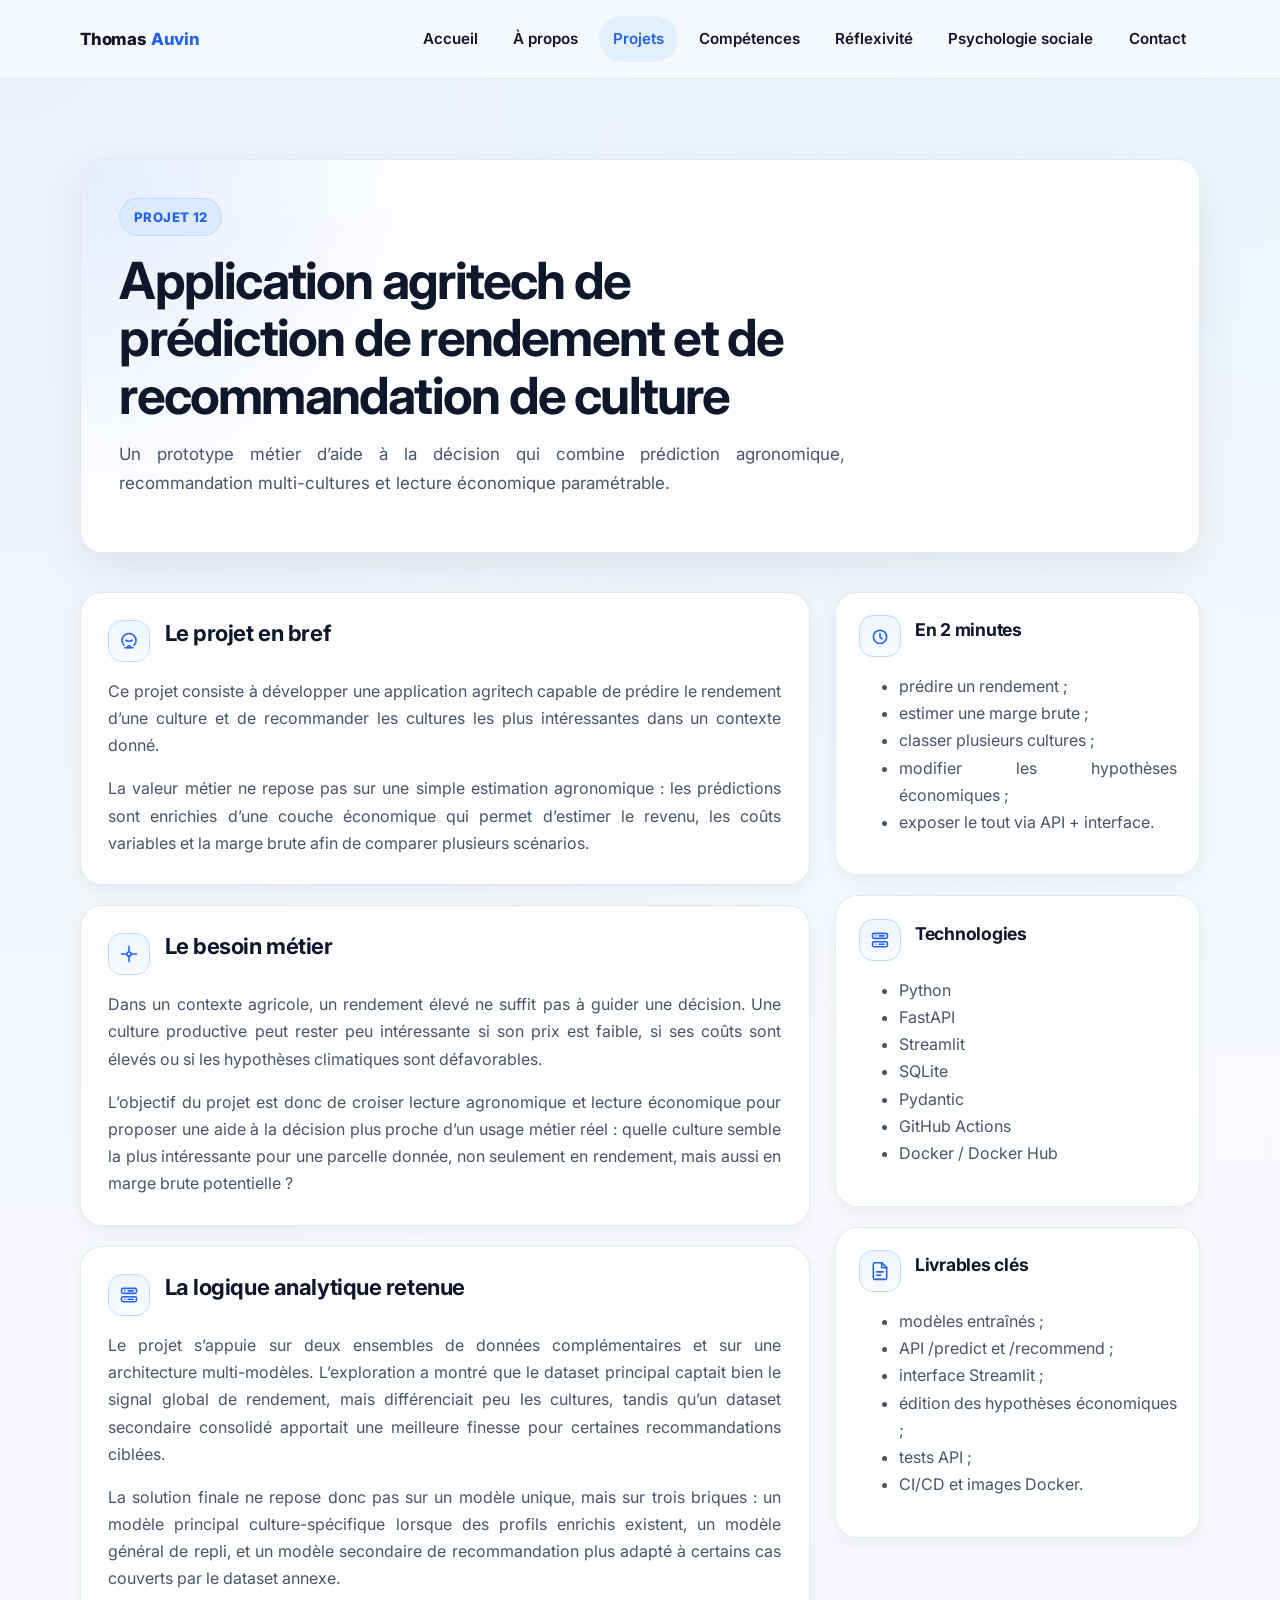
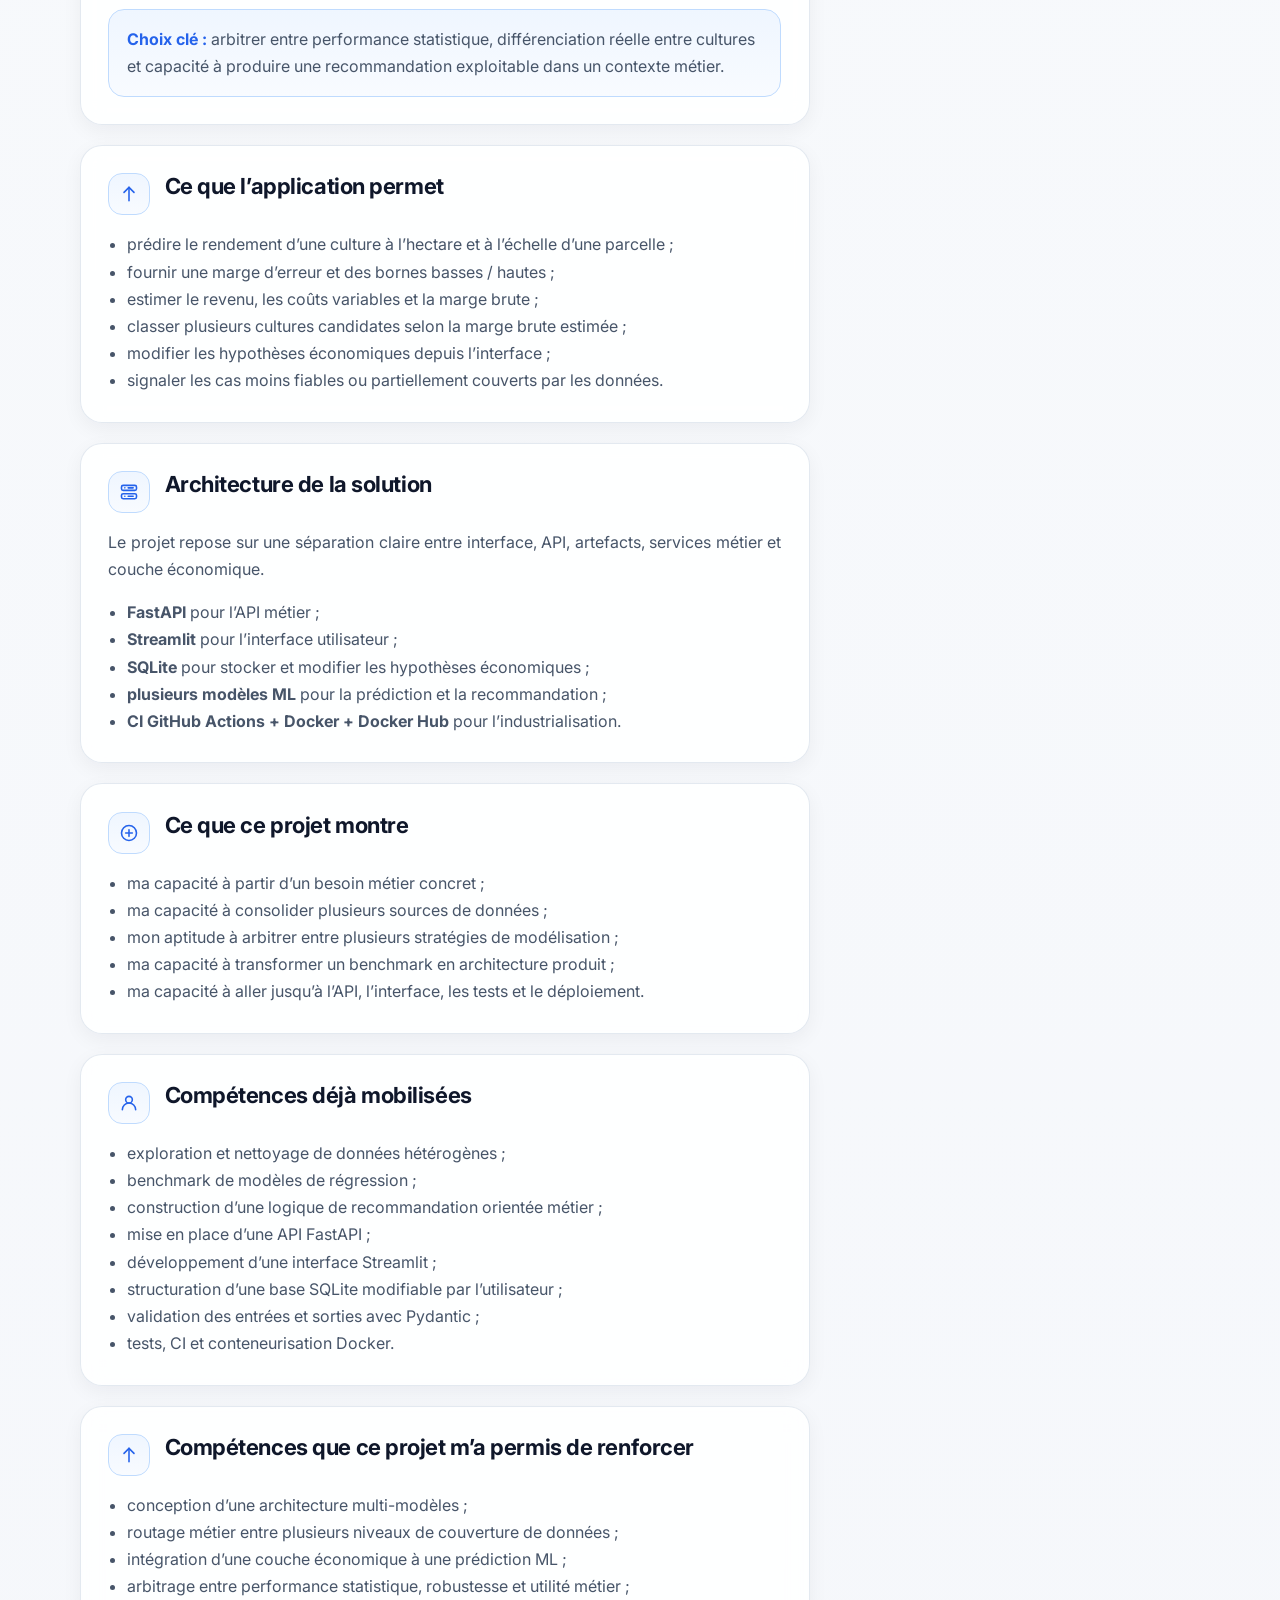
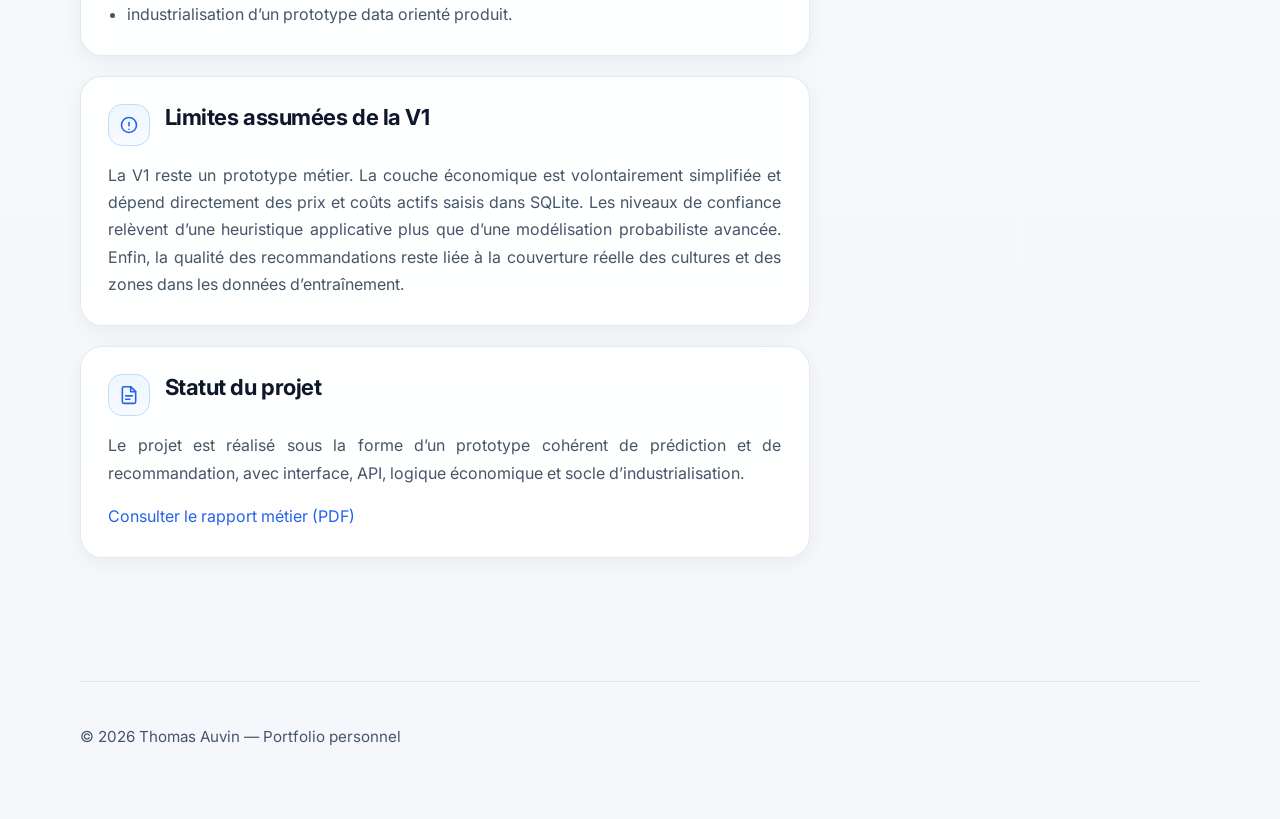
<file: projects/projet-12-agritech.html>
<!DOCTYPE html>
<html lang="fr">
<head>
  <meta charset="UTF-8" />
  <meta name="viewport" content="width=device-width, initial-scale=1.0" />
  <title>Projet Agritech Answers — Agriculture optimisée par les données</title>
  <meta
    name="description"
    content="Projet 12 : système de prédiction de rendement et de recommandation de culture pour une agriculture optimisée par les données."
  />
  <link rel="preconnect" href="https://fonts.googleapis.com">
  <link rel="preconnect" href="https://fonts.gstatic.com" crossorigin>
  <link href="https://fonts.googleapis.com/css2?family=Inter:wght@400;500;600;700;800&display=swap" rel="stylesheet">
  <link rel="stylesheet" href="../assets/css/style.css" />

  <style>
    .project-page {
      padding-bottom: 4rem;
    }

    .icon-pill {
      display: inline-flex;
      align-items: center;
      justify-content: center;
      width: 42px;
      height: 42px;
      border-radius: 14px;
      background: linear-gradient(180deg, #eff6ff 0%, #f8fbff 100%);
      border: 1px solid #bfdbfe;
      color: var(--accent);
      flex-shrink: 0;
    }

    .icon-pill svg {
      width: 20px;
      height: 20px;
      stroke: currentColor;
    }

    .block-title-row,
    .aside-title-row {
      display: flex;
      align-items: flex-start;
      gap: 0.9rem;
      margin-bottom: 0.9rem;
    }

    .block-title-row h2,
    .aside-title-row h3 {
      margin: 0;
    }

    .project-note {
      padding: 1rem 1.1rem;
      border-radius: 16px;
      background: linear-gradient(180deg, #eff6ff 0%, #f8fbff 100%);
      border: 1px solid #bfdbfe;
      margin-top: 1rem;
      color: var(--muted);
    }

    .project-note strong {
      color: var(--accent);
    }

    @media (max-width: 640px) {
      .block-title-row,
      .aside-title-row {
        gap: 0.7rem;
      }

      .icon-pill {
        width: 38px;
        height: 38px;
      }

      .icon-pill svg {
        width: 18px;
        height: 18px;
      }
    }
  </style>
</head>
<body>
  <header class="site-header">
    <div class="container navbar">
      <a class="brand" href="../index.html">Thomas <span>Auvin</span></a>
      <nav class="nav-links" aria-label="Navigation principale">
        <a href="../index.html">Accueil</a>
        <a href="../a-propos.html">À propos</a>
        <a href="../projets.html" class="active">Projets</a>
        <a href="../competences.html">Compétences</a>
        <a href="../reflexivite.html">Réflexivité</a>
        <a href="../psychologie-sociale-recherche.html">Psychologie sociale</a>
        <a href="../contact.html">Contact</a>
      </nav>
    </div>
  </header>

  <main>
    <section class="page-hero">
      <div class="container">
        <div class="hero-card">
          <div class="eyebrow">Projet 12</div>
          <h1 class="page-title">Application agritech de prédiction de rendement et de recommandation de culture</h1>
          <p class="lead">
            Un prototype métier d’aide à la décision qui combine prédiction agronomique,
            recommandation multi-cultures et lecture économique paramétrable.
          </p>
        </div>
      </div>
    </section>

    <section class="project-page">
      <div class="container content-grid">
        <div>
          <article class="content-block">
            <div class="block-title-row">
              <span class="icon-pill" aria-hidden="true">
                <svg viewBox="0 0 24 24" fill="none" stroke-width="1.9" stroke-linecap="round" stroke-linejoin="round">
                  <path d="M7 20h10"/>
                  <path d="M10 20c0-3 4-3 4 0"/>
                  <path d="M6 17c-1.5-1.3-2.5-3.5-2.5-5.5A8.5 8.5 0 0 1 12 3a8.5 8.5 0 0 1 8.5 8.5c0 2-1 4.2-2.5 5.5"/>
                  <path d="M8 11c1 .8 2.2 1.2 4 1.2s3-.4 4-1.2"/>
                </svg>
              </span>
              <h2>Le projet en bref</h2>
            </div>
            <p>
              Ce projet consiste à développer une application agritech capable de prédire
              le rendement d’une culture et de recommander les cultures les plus intéressantes
              dans un contexte donné.
            </p>
            <p>
              La valeur métier ne repose pas sur une simple estimation agronomique :
              les prédictions sont enrichies d’une couche économique qui permet d’estimer
              le revenu, les coûts variables et la marge brute afin de comparer plusieurs scénarios.
            </p>
          </article>

          <article class="content-block">
            <div class="block-title-row">
              <span class="icon-pill" aria-hidden="true">
                <svg viewBox="0 0 24 24" fill="none" stroke-width="1.9" stroke-linecap="round" stroke-linejoin="round">
                  <path d="M3 12h6"/>
                  <path d="M15 12h6"/>
                  <path d="M12 3v6"/>
                  <path d="M12 15v6"/>
                  <circle cx="12" cy="12" r="2.5"/>
                </svg>
              </span>
              <h2>Le besoin métier</h2>
            </div>
            <p>
              Dans un contexte agricole, un rendement élevé ne suffit pas à guider une décision.
              Une culture productive peut rester peu intéressante si son prix est faible,
              si ses coûts sont élevés ou si les hypothèses climatiques sont défavorables.
            </p>
            <p>
              L’objectif du projet est donc de croiser lecture agronomique et lecture économique
              pour proposer une aide à la décision plus proche d’un usage métier réel :
              quelle culture semble la plus intéressante pour une parcelle donnée, non seulement
              en rendement, mais aussi en marge brute potentielle ?
            </p>
          </article>

          <article class="content-block">
            <div class="block-title-row">
              <span class="icon-pill" aria-hidden="true">
                <svg viewBox="0 0 24 24" fill="none" stroke-width="1.9" stroke-linecap="round" stroke-linejoin="round">
                  <rect x="3" y="4" width="18" height="6" rx="2"/>
                  <rect x="3" y="14" width="18" height="6" rx="2"/>
                  <path d="M7 7h.01"/>
                  <path d="M7 17h.01"/>
                  <path d="M11 7h6"/>
                  <path d="M11 17h6"/>
                </svg>
              </span>
              <h2>La logique analytique retenue</h2>
            </div>
            <p>
              Le projet s’appuie sur deux ensembles de données complémentaires et sur une
              architecture multi-modèles. L’exploration a montré que le dataset principal
              captait bien le signal global de rendement, mais différenciait peu les cultures,
              tandis qu’un dataset secondaire consolidé apportait une meilleure finesse pour
              certaines recommandations ciblées.
            </p>
            <p>
              La solution finale ne repose donc pas sur un modèle unique, mais sur trois briques :
              un modèle principal culture-spécifique lorsque des profils enrichis existent,
              un modèle général de repli, et un modèle secondaire de recommandation
              plus adapté à certains cas couverts par le dataset annexe.
            </p>

            <div class="project-note">
              <strong>Choix clé :</strong>
              arbitrer entre performance statistique, différenciation réelle entre cultures
              et capacité à produire une recommandation exploitable dans un contexte métier.
            </div>
          </article>

          <article class="content-block">
            <div class="block-title-row">
              <span class="icon-pill" aria-hidden="true">
                <svg viewBox="0 0 24 24" fill="none" stroke-width="1.9" stroke-linecap="round" stroke-linejoin="round">
                  <path d="M12 20V4"/>
                  <path d="m6 10 6-6 6 6"/>
                </svg>
              </span>
              <h2>Ce que l’application permet</h2>
            </div>
            <ul>
              <li>prédire le rendement d’une culture à l’hectare et à l’échelle d’une parcelle ;</li>
              <li>fournir une marge d’erreur et des bornes basses / hautes ;</li>
              <li>estimer le revenu, les coûts variables et la marge brute ;</li>
              <li>classer plusieurs cultures candidates selon la marge brute estimée ;</li>
              <li>modifier les hypothèses économiques depuis l’interface ;</li>
              <li>signaler les cas moins fiables ou partiellement couverts par les données.</li>
            </ul>
          </article>

          <article class="content-block">
            <div class="block-title-row">
              <span class="icon-pill" aria-hidden="true">
                <svg viewBox="0 0 24 24" fill="none" stroke-width="1.9" stroke-linecap="round" stroke-linejoin="round">
                  <rect x="3" y="4" width="18" height="6" rx="2"/>
                  <rect x="3" y="14" width="18" height="6" rx="2"/>
                  <path d="M7 7h.01"/>
                  <path d="M7 17h.01"/>
                  <path d="M11 7h6"/>
                  <path d="M11 17h6"/>
                </svg>
              </span>
              <h2>Architecture de la solution</h2>
            </div>
            <p>
              Le projet repose sur une séparation claire entre interface, API, artefacts,
              services métier et couche économique.
            </p>
            <ul>
              <li><strong>FastAPI</strong> pour l’API métier ;</li>
              <li><strong>Streamlit</strong> pour l’interface utilisateur ;</li>
              <li><strong>SQLite</strong> pour stocker et modifier les hypothèses économiques ;</li>
              <li><strong>plusieurs modèles ML</strong> pour la prédiction et la recommandation ;</li>
              <li><strong>CI GitHub Actions + Docker + Docker Hub</strong> pour l’industrialisation.</li>
            </ul>
          </article>

          <article class="content-block">
            <div class="block-title-row">
              <span class="icon-pill" aria-hidden="true">
                <svg viewBox="0 0 24 24" fill="none" stroke-width="1.9" stroke-linecap="round" stroke-linejoin="round">
                  <path d="M8 12h8"/>
                  <path d="M12 8v8"/>
                  <circle cx="12" cy="12" r="9"/>
                </svg>
              </span>
              <h2>Ce que ce projet montre</h2>
            </div>
            <ul>
              <li>ma capacité à partir d’un besoin métier concret ;</li>
              <li>ma capacité à consolider plusieurs sources de données ;</li>
              <li>mon aptitude à arbitrer entre plusieurs stratégies de modélisation ;</li>
              <li>ma capacité à transformer un benchmark en architecture produit ;</li>
              <li>ma capacité à aller jusqu’à l’API, l’interface, les tests et le déploiement.</li>
            </ul>
          </article>

          <article class="content-block">
            <div class="block-title-row">
              <span class="icon-pill" aria-hidden="true">
                <svg viewBox="0 0 24 24" fill="none" stroke-width="1.9" stroke-linecap="round" stroke-linejoin="round">
                  <path d="M12 12a4 4 0 1 0-4-4 4 4 0 0 0 4 4Z"/>
                  <path d="M4 20a8 8 0 0 1 16 0"/>
                </svg>
              </span>
              <h2>Compétences déjà mobilisées</h2>
            </div>
            <ul>
              <li>exploration et nettoyage de données hétérogènes ;</li>
              <li>benchmark de modèles de régression ;</li>
              <li>construction d’une logique de recommandation orientée métier ;</li>
              <li>mise en place d’une API FastAPI ;</li>
              <li>développement d’une interface Streamlit ;</li>
              <li>structuration d’une base SQLite modifiable par l’utilisateur ;</li>
              <li>validation des entrées et sorties avec Pydantic ;</li>
              <li>tests, CI et conteneurisation Docker.</li>
            </ul>
          </article>

          <article class="content-block">
            <div class="block-title-row">
              <span class="icon-pill" aria-hidden="true">
                <svg viewBox="0 0 24 24" fill="none" stroke-width="1.9" stroke-linecap="round" stroke-linejoin="round">
                  <path d="M12 20V4"/>
                  <path d="m6 10 6-6 6 6"/>
                </svg>
              </span>
              <h2>Compétences que ce projet m’a permis de renforcer</h2>
            </div>
            <ul>
              <li>conception d’une architecture multi-modèles ;</li>
              <li>routage métier entre plusieurs niveaux de couverture de données ;</li>
              <li>intégration d’une couche économique à une prédiction ML ;</li>
              <li>arbitrage entre performance statistique, robustesse et utilité métier ;</li>
              <li>industrialisation d’un prototype data orienté produit.</li>
            </ul>
          </article>

          <article class="content-block">
            <div class="block-title-row">
              <span class="icon-pill" aria-hidden="true">
                <svg viewBox="0 0 24 24" fill="none" stroke-width="1.9" stroke-linecap="round" stroke-linejoin="round">
                  <path d="M12 9v4"/>
                  <path d="M12 17h.01"/>
                  <circle cx="12" cy="12" r="9"/>
                </svg>
              </span>
              <h2>Limites assumées de la V1</h2>
            </div>
            <p>
              La V1 reste un prototype métier. La couche économique est volontairement simplifiée
              et dépend directement des prix et coûts actifs saisis dans SQLite. Les niveaux de
              confiance relèvent d’une heuristique applicative plus que d’une modélisation
              probabiliste avancée. Enfin, la qualité des recommandations reste liée à la couverture
              réelle des cultures et des zones dans les données d’entraînement.
            </p>
          </article>

          <article class="content-block">
            <div class="block-title-row">
              <span class="icon-pill" aria-hidden="true">
                <svg viewBox="0 0 24 24" fill="none" stroke-width="1.9" stroke-linecap="round" stroke-linejoin="round">
                  <path d="M14 2H6a2 2 0 0 0-2 2v16a2 2 0 0 0 2 2h12a2 2 0 0 0 2-2V8Z"/>
                  <path d="M14 2v6h6"/>
                  <path d="M8 13h8"/>
                  <path d="M8 17h5"/>
                </svg>
              </span>
              <h2>Statut du projet</h2>
            </div>
            <p>
              Le projet est réalisé sous la forme d’un prototype cohérent de prédiction et
              de recommandation, avec interface, API, logique économique et socle
              d’industrialisation.
            </p>
            <p>
              <a href="../assets/docs/Auvin_Thomas_rapport_metier_032026.pdf" target="_blank" rel="noopener">
                Consulter le rapport métier (PDF)
              </a>
            </p>
          </article>
        </div>

        <aside>
          <div class="aside-box">
            <div class="aside-title-row">
              <span class="icon-pill" aria-hidden="true">
                <svg viewBox="0 0 24 24" fill="none" stroke-width="1.9" stroke-linecap="round" stroke-linejoin="round">
                  <circle cx="12" cy="13" r="8"/>
                  <path d="M12 9v4l2.5 2.5"/>
                </svg>
              </span>
              <h3>En 2 minutes</h3>
            </div>
            <ul>
              <li>prédire un rendement ;</li>
              <li>estimer une marge brute ;</li>
              <li>classer plusieurs cultures ;</li>
              <li>modifier les hypothèses économiques ;</li>
              <li>exposer le tout via API + interface.</li>
            </ul>
          </div>

          <div class="aside-box">
            <div class="aside-title-row">
              <span class="icon-pill" aria-hidden="true">
                <svg viewBox="0 0 24 24" fill="none" stroke-width="1.9" stroke-linecap="round" stroke-linejoin="round">
                  <rect x="3" y="4" width="18" height="6" rx="2"/>
                  <rect x="3" y="14" width="18" height="6" rx="2"/>
                  <path d="M7 7h.01"/>
                  <path d="M7 17h.01"/>
                  <path d="M11 7h6"/>
                  <path d="M11 17h6"/>
                </svg>
              </span>
              <h3>Technologies</h3>
            </div>
            <ul>
              <li>Python</li>
              <li>FastAPI</li>
              <li>Streamlit</li>
              <li>SQLite</li>
              <li>Pydantic</li>
              <li>GitHub Actions</li>
              <li>Docker / Docker Hub</li>
            </ul>
          </div>

          <div class="aside-box">
            <div class="aside-title-row">
              <span class="icon-pill" aria-hidden="true">
                <svg viewBox="0 0 24 24" fill="none" stroke-width="1.9" stroke-linecap="round" stroke-linejoin="round">
                  <path d="M14 2H6a2 2 0 0 0-2 2v16a2 2 0 0 0 2 2h12a2 2 0 0 0 2-2V8Z"/>
                  <path d="M14 2v6h6"/>
                  <path d="M8 13h8"/>
                  <path d="M8 17h5"/>
                </svg>
              </span>
              <h3>Livrables clés</h3>
            </div>
            <ul>
              <li>modèles entraînés ;</li>
              <li>API /predict et /recommend ;</li>
              <li>interface Streamlit ;</li>
              <li>édition des hypothèses économiques ;</li>
              <li>tests API ;</li>
              <li>CI/CD et images Docker.</li>
            </ul>
          </div>
        </aside>
      </div>
    </section>
  </main>

  <footer class="site-footer">
    <div class="container">
      <p>© 2026 Thomas Auvin — Portfolio personnel</p>
    </div>
  </footer>
</body>
</html>
</file>
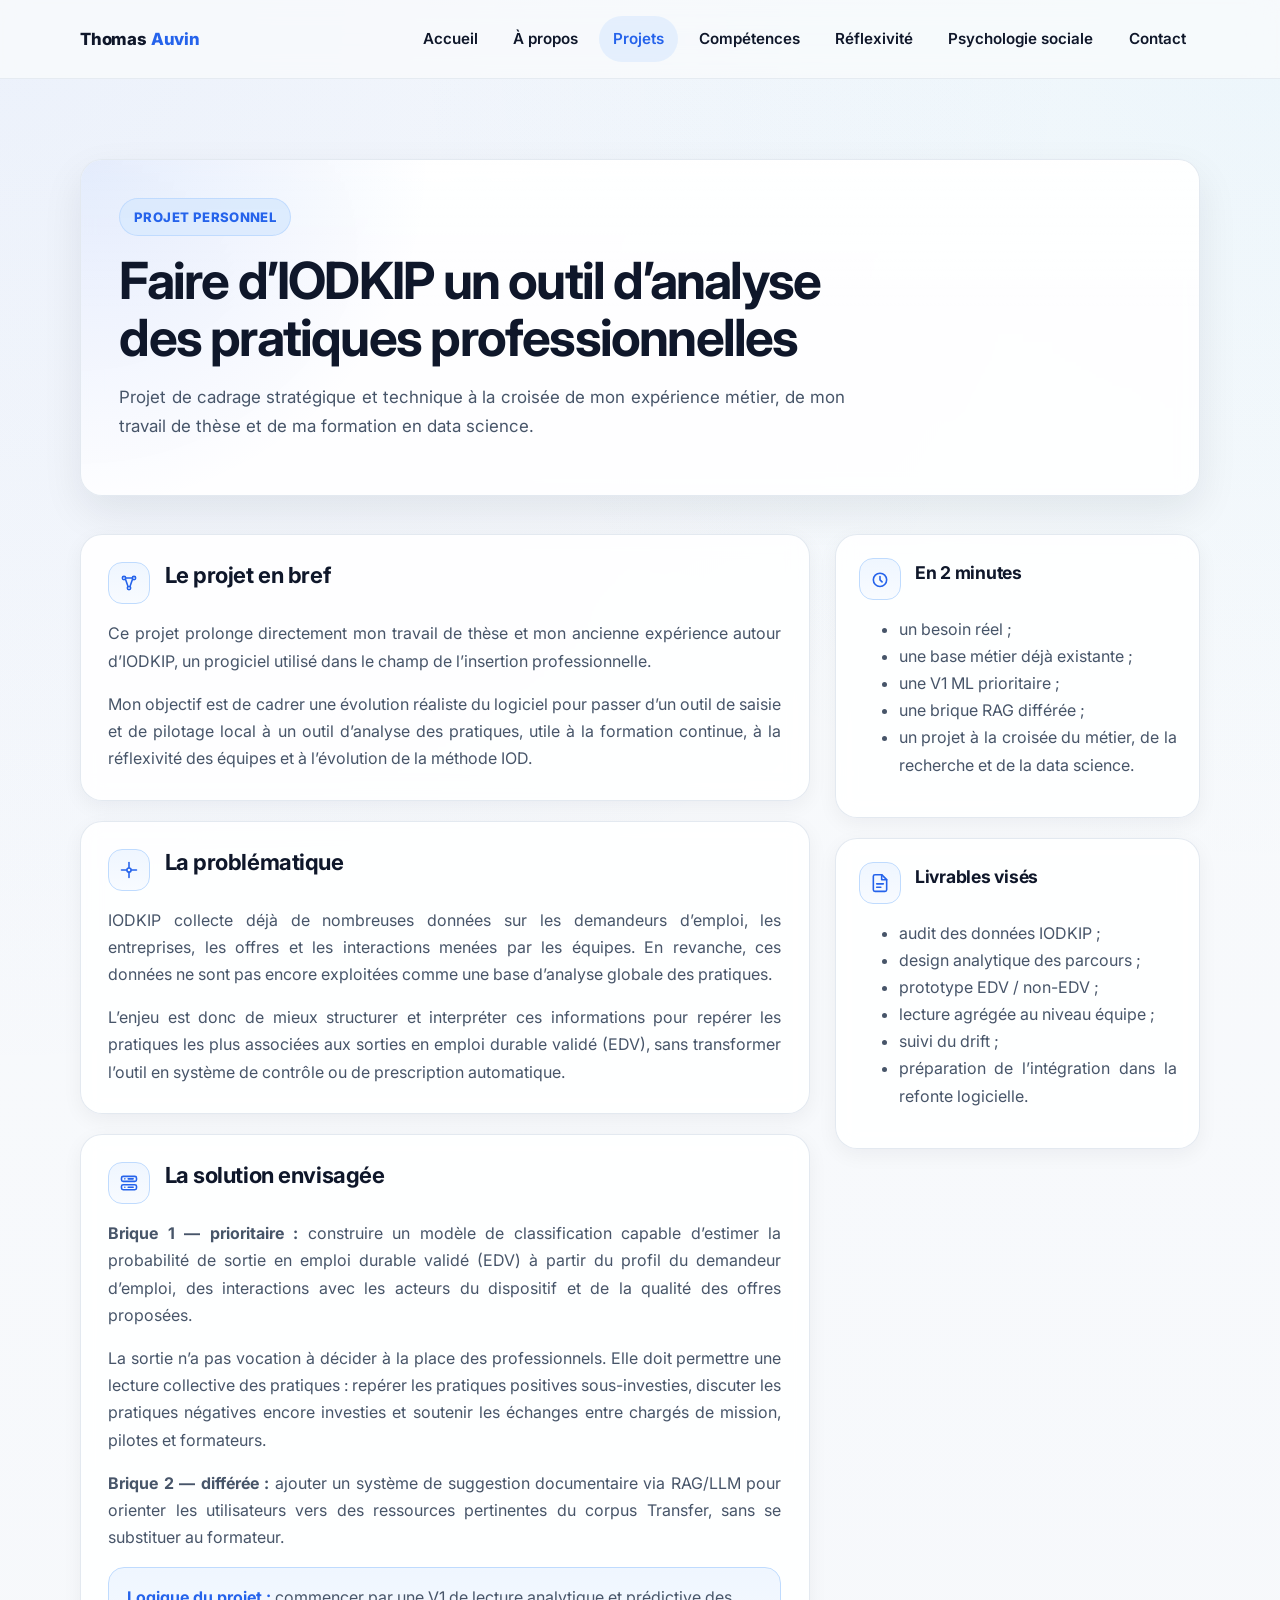
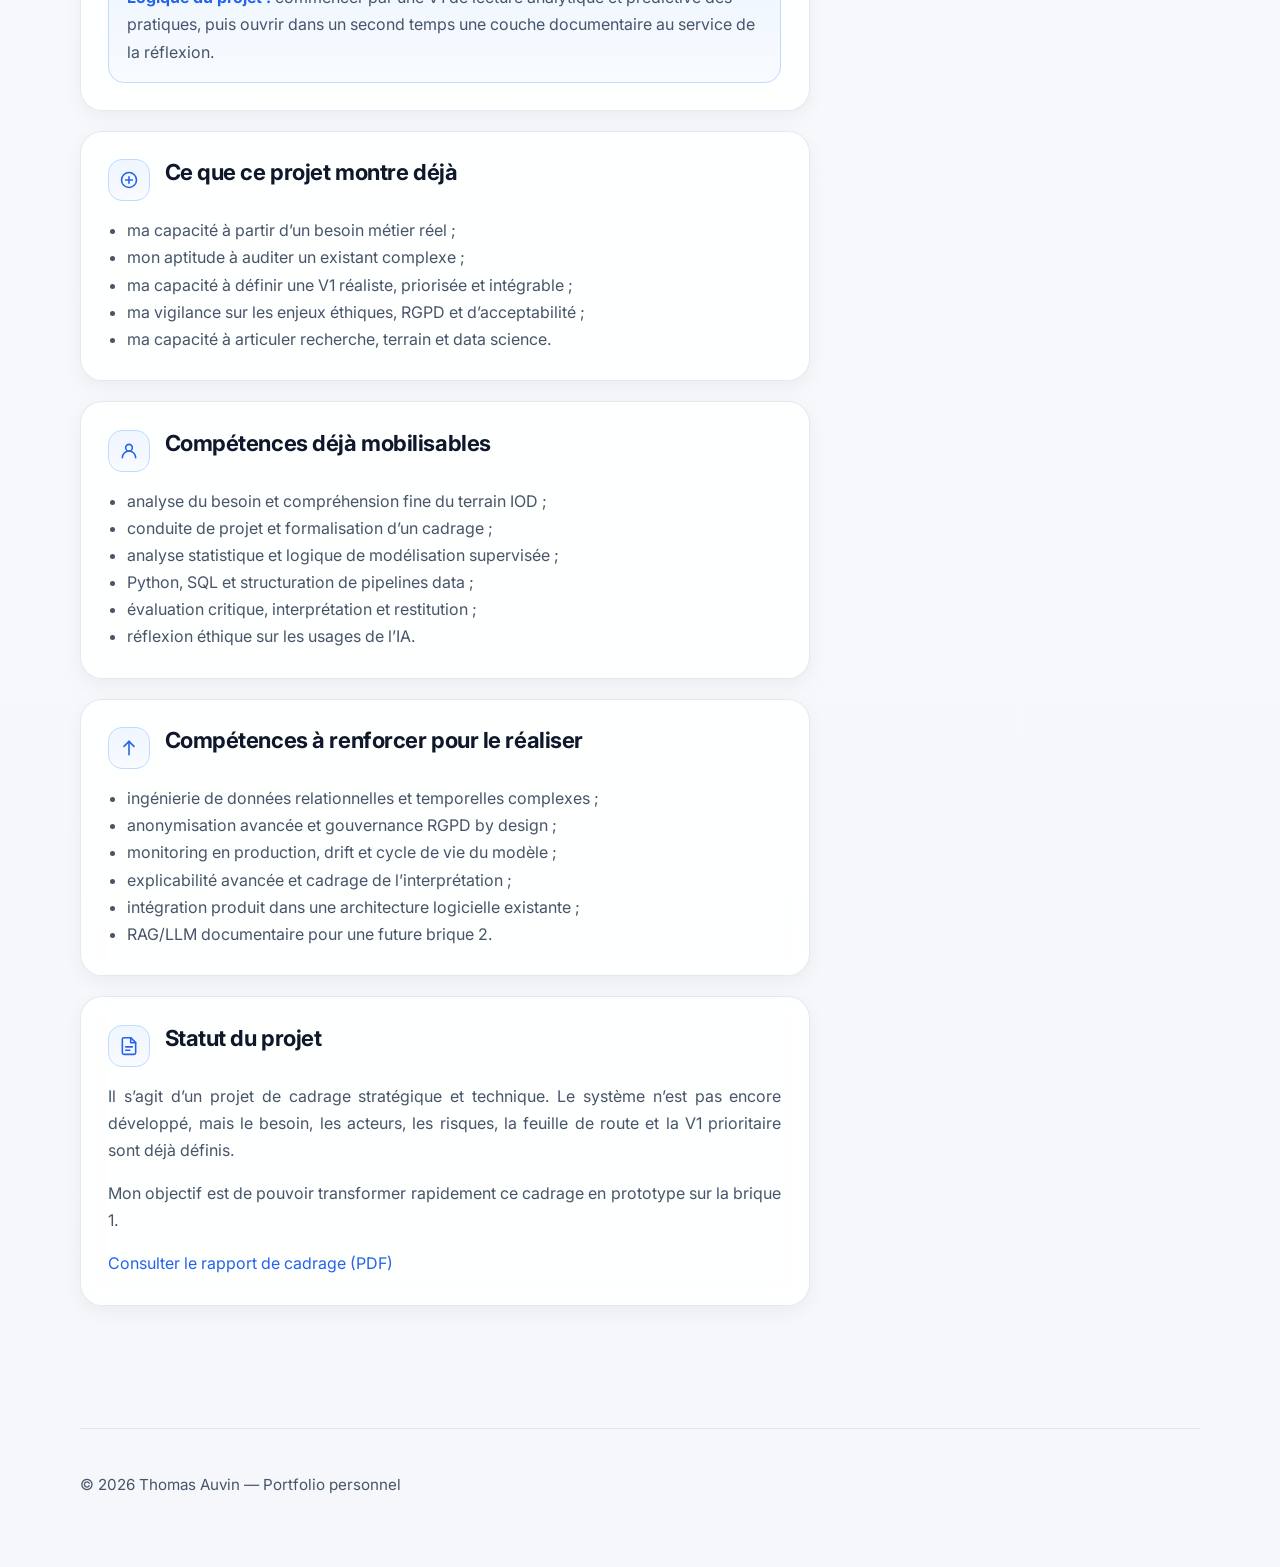
<file: projects/projet-perso-insertion-ia.html>
<!DOCTYPE html>
<html lang="fr">
<head>
  <meta charset="UTF-8" />
  <meta name="viewport" content="width=device-width, initial-scale=1.0" />
  <title>Projet personnel — IA et pratiques d’insertion</title>
  <meta
    name="description"
    content="Projet personnel de cadrage d’une solution IA pour l’analyse de pratiques professionnelles en insertion."
  />
  <link rel="preconnect" href="https://fonts.googleapis.com">
  <link rel="preconnect" href="https://fonts.gstatic.com" crossorigin>
  <link href="https://fonts.googleapis.com/css2?family=Inter:wght@400;500;600;700;800&display=swap" rel="stylesheet">
  <link rel="stylesheet" href="../assets/css/style.css" />

  <style>
    .project-page {
      padding-bottom: 4rem;
    }

    .icon-pill {
      display: inline-flex;
      align-items: center;
      justify-content: center;
      width: 42px;
      height: 42px;
      border-radius: 14px;
      background: linear-gradient(180deg, #eff6ff 0%, #f8fbff 100%);
      border: 1px solid #bfdbfe;
      color: var(--accent);
      flex-shrink: 0;
    }

    .icon-pill svg {
      width: 20px;
      height: 20px;
      stroke: currentColor;
    }

    .block-title-row,
    .aside-title-row {
      display: flex;
      align-items: flex-start;
      gap: 0.9rem;
      margin-bottom: 0.9rem;
    }

    .block-title-row h2,
    .aside-title-row h3 {
      margin: 0;
    }

    .project-note {
      padding: 1rem 1.1rem;
      border-radius: 16px;
      background: linear-gradient(180deg, #eff6ff 0%, #f8fbff 100%);
      border: 1px solid #bfdbfe;
      margin-top: 1rem;
      color: var(--muted);
    }

    .project-note strong {
      color: var(--accent);
    }

    @media (max-width: 640px) {
      .block-title-row,
      .aside-title-row {
        gap: 0.7rem;
      }

      .icon-pill {
        width: 38px;
        height: 38px;
      }

      .icon-pill svg {
        width: 18px;
        height: 18px;
      }
    }
  </style>
</head>
<body>
  <header class="site-header">
    <div class="container navbar">
      <a class="brand" href="../index.html">Thomas <span>Auvin</span></a>
      <nav class="nav-links" aria-label="Navigation principale">
        <a href="../index.html">Accueil</a>
        <a href="../a-propos.html">À propos</a>
        <a href="../projets.html" class="active">Projets</a>
        <a href="../competences.html">Compétences</a>
        <a href="../reflexivite.html">Réflexivité</a>
        <a href="../psychologie-sociale-recherche.html">Psychologie sociale</a>
        <a href="../contact.html">Contact</a>
      </nav>
    </div>
  </header>

  <main>
    <section class="page-hero">
      <div class="container">
        <div class="hero-card">
          <div class="eyebrow">Projet personnel</div>
          <h1 class="page-title">Faire d’IODKIP un outil d’analyse des pratiques professionnelles</h1>
          <p class="lead">
            Projet de cadrage stratégique et technique à la croisée de mon expérience métier,
            de mon travail de thèse et de ma formation en data science.
          </p>
        </div>
      </div>
    </section>

    <section class="project-page">
      <div class="container content-grid">
        <div>
          <article class="content-block">
            <div class="block-title-row">
              <span class="icon-pill" aria-hidden="true">
                <svg viewBox="0 0 24 24" fill="none" stroke-width="1.9" stroke-linecap="round" stroke-linejoin="round">
                  <circle cx="6" cy="6" r="2"/>
                  <circle cx="18" cy="6" r="2"/>
                  <circle cx="12" cy="18" r="2"/>
                  <path d="M8 6h8"/>
                  <path d="M7.7 7.3 10.3 14.7"/>
                  <path d="M16.3 7.3 13.7 14.7"/>
                </svg>
              </span>
              <h2>Le projet en bref</h2>
            </div>
            <p>
              Ce projet prolonge directement mon travail de thèse et mon ancienne expérience
              autour d’IODKIP, un progiciel utilisé dans le champ de l’insertion professionnelle.
            </p>
            <p>
              Mon objectif est de cadrer une évolution réaliste du logiciel pour passer
              d’un outil de saisie et de pilotage local à un outil d’analyse des pratiques,
              utile à la formation continue, à la réflexivité des équipes et à l’évolution
              de la méthode IOD.
            </p>
          </article>

          <article class="content-block">
            <div class="block-title-row">
              <span class="icon-pill" aria-hidden="true">
                <svg viewBox="0 0 24 24" fill="none" stroke-width="1.9" stroke-linecap="round" stroke-linejoin="round">
                  <path d="M3 12h6"/>
                  <path d="M15 12h6"/>
                  <path d="M12 3v6"/>
                  <path d="M12 15v6"/>
                  <circle cx="12" cy="12" r="2.5"/>
                </svg>
              </span>
              <h2>La problématique</h2>
            </div>
            <p>
              IODKIP collecte déjà de nombreuses données sur les demandeurs d’emploi,
              les entreprises, les offres et les interactions menées par les équipes.
              En revanche, ces données ne sont pas encore exploitées comme une base
              d’analyse globale des pratiques.
            </p>
            <p>
              L’enjeu est donc de mieux structurer et interpréter ces informations pour
              repérer les pratiques les plus associées aux sorties en emploi durable validé (EDV),
              sans transformer l’outil en système de contrôle ou de prescription automatique.
            </p>
          </article>

          <article class="content-block">
            <div class="block-title-row">
              <span class="icon-pill" aria-hidden="true">
                <svg viewBox="0 0 24 24" fill="none" stroke-width="1.9" stroke-linecap="round" stroke-linejoin="round">
                  <rect x="3" y="4" width="18" height="6" rx="2"/>
                  <rect x="3" y="14" width="18" height="6" rx="2"/>
                  <path d="M7 7h.01"/>
                  <path d="M7 17h.01"/>
                  <path d="M11 7h6"/>
                  <path d="M11 17h6"/>
                </svg>
              </span>
              <h2>La solution envisagée</h2>
            </div>
            <p>
              <strong>Brique 1 — prioritaire :</strong> construire un modèle de classification
              capable d’estimer la probabilité de sortie en emploi durable validé (EDV) à partir
              du profil du demandeur d’emploi, des interactions avec les acteurs du dispositif
              et de la qualité des offres proposées.
            </p>
            <p>
              La sortie n’a pas vocation à décider à la place des professionnels. Elle doit
              permettre une lecture collective des pratiques : repérer les pratiques positives
              sous-investies, discuter les pratiques négatives encore investies et soutenir
              les échanges entre chargés de mission, pilotes et formateurs.
            </p>
            <p>
              <strong>Brique 2 — différée :</strong> ajouter un système de suggestion documentaire
              via RAG/LLM pour orienter les utilisateurs vers des ressources pertinentes du corpus
              Transfer, sans se substituer au formateur.
            </p>

            <div class="project-note">
              <strong>Logique du projet :</strong>
              commencer par une V1 de lecture analytique et prédictive des pratiques,
              puis ouvrir dans un second temps une couche documentaire au service de la réflexion.
            </div>
          </article>

          <article class="content-block">
            <div class="block-title-row">
              <span class="icon-pill" aria-hidden="true">
                <svg viewBox="0 0 24 24" fill="none" stroke-width="1.9" stroke-linecap="round" stroke-linejoin="round">
                  <path d="M8 12h8"/>
                  <path d="M12 8v8"/>
                  <circle cx="12" cy="12" r="9"/>
                </svg>
              </span>
              <h2>Ce que ce projet montre déjà</h2>
            </div>
            <ul>
              <li>ma capacité à partir d’un besoin métier réel ;</li>
              <li>mon aptitude à auditer un existant complexe ;</li>
              <li>ma capacité à définir une V1 réaliste, priorisée et intégrable ;</li>
              <li>ma vigilance sur les enjeux éthiques, RGPD et d’acceptabilité ;</li>
              <li>ma capacité à articuler recherche, terrain et data science.</li>
            </ul>
          </article>

          <article class="content-block">
            <div class="block-title-row">
              <span class="icon-pill" aria-hidden="true">
                <svg viewBox="0 0 24 24" fill="none" stroke-width="1.9" stroke-linecap="round" stroke-linejoin="round">
                  <path d="M12 12a4 4 0 1 0-4-4 4 4 0 0 0 4 4Z"/>
                  <path d="M4 20a8 8 0 0 1 16 0"/>
                </svg>
              </span>
              <h2>Compétences déjà mobilisables</h2>
            </div>
            <ul>
              <li>analyse du besoin et compréhension fine du terrain IOD ;</li>
              <li>conduite de projet et formalisation d’un cadrage ;</li>
              <li>analyse statistique et logique de modélisation supervisée ;</li>
              <li>Python, SQL et structuration de pipelines data ;</li>
              <li>évaluation critique, interprétation et restitution ;</li>
              <li>réflexion éthique sur les usages de l’IA.</li>
            </ul>
          </article>

          <article class="content-block">
            <div class="block-title-row">
              <span class="icon-pill" aria-hidden="true">
                <svg viewBox="0 0 24 24" fill="none" stroke-width="1.9" stroke-linecap="round" stroke-linejoin="round">
                  <path d="M12 20V4"/>
                  <path d="m6 10 6-6 6 6"/>
                </svg>
              </span>
              <h2>Compétences à renforcer pour le réaliser</h2>
            </div>
            <ul>
              <li>ingénierie de données relationnelles et temporelles complexes ;</li>
              <li>anonymisation avancée et gouvernance RGPD by design ;</li>
              <li>monitoring en production, drift et cycle de vie du modèle ;</li>
              <li>explicabilité avancée et cadrage de l’interprétation ;</li>
              <li>intégration produit dans une architecture logicielle existante ;</li>
              <li>RAG/LLM documentaire pour une future brique 2.</li>
            </ul>
          </article>

          <article class="content-block">
            <div class="block-title-row">
              <span class="icon-pill" aria-hidden="true">
                <svg viewBox="0 0 24 24" fill="none" stroke-width="1.9" stroke-linecap="round" stroke-linejoin="round">
                  <path d="M14 2H6a2 2 0 0 0-2 2v16a2 2 0 0 0 2 2h12a2 2 0 0 0 2-2V8Z"/>
                  <path d="M14 2v6h6"/>
                  <path d="M8 13h8"/>
                  <path d="M8 17h5"/>
                </svg>
              </span>
              <h2>Statut du projet</h2>
            </div>
            <p>
              Il s’agit d’un projet de cadrage stratégique et technique. Le système n’est
              pas encore développé, mais le besoin, les acteurs, les risques, la feuille
              de route et la V1 prioritaire sont déjà définis.
            </p>
            <p>
              Mon objectif est de pouvoir transformer rapidement ce cadrage en prototype
              sur la brique 1.
            </p>
            <p>
              <a href="../assets/docs/rapport-IODKIP-openclassrooms.pdf" target="_blank" rel="noopener">
                Consulter le rapport de cadrage (PDF)
              </a>
            </p>
          </article>
        </div>

        <aside>
          <div class="aside-box">
            <div class="aside-title-row">
              <span class="icon-pill" aria-hidden="true">
                <svg viewBox="0 0 24 24" fill="none" stroke-width="1.9" stroke-linecap="round" stroke-linejoin="round">
                  <circle cx="12" cy="13" r="8"/>
                  <path d="M12 9v4l2.5 2.5"/>
                </svg>
              </span>
              <h3>En 2 minutes</h3>
            </div>
            <ul>
              <li>un besoin réel ;</li>
              <li>une base métier déjà existante ;</li>
              <li>une V1 ML prioritaire ;</li>
              <li>une brique RAG différée ;</li>
              <li>un projet à la croisée du métier, de la recherche et de la data science.</li>
            </ul>
          </div>

          <div class="aside-box">
            <div class="aside-title-row">
              <span class="icon-pill" aria-hidden="true">
                <svg viewBox="0 0 24 24" fill="none" stroke-width="1.9" stroke-linecap="round" stroke-linejoin="round">
                  <path d="M14 2H6a2 2 0 0 0-2 2v16a2 2 0 0 0 2 2h12a2 2 0 0 0 2-2V8Z"/>
                  <path d="M14 2v6h6"/>
                  <path d="M8 13h8"/>
                  <path d="M8 17h5"/>
                </svg>
              </span>
              <h3>Livrables visés</h3>
            </div>
            <ul>
              <li>audit des données IODKIP ;</li>
              <li>design analytique des parcours ;</li>
              <li>prototype EDV / non-EDV ;</li>
              <li>lecture agrégée au niveau équipe ;</li>
              <li>suivi du drift ;</li>
              <li>préparation de l’intégration dans la refonte logicielle.</li>
            </ul>
          </div>
        </aside>
      </div>
    </section>
  </main>

  <footer class="site-footer">
    <div class="container">
      <p>© 2026 Thomas Auvin — Portfolio personnel</p>
    </div>
  </footer>
</body>
</html>
</file>
<file: assets/css/style.css>
:root {
  --bg: #f8fafc;
  --bg-soft: #f1f5f9;
  --surface: rgba(255, 255, 255, 0.88);
  --surface-strong: #ffffff;
  --text: #0f172a;
  --muted: #475569;
  --muted-soft: #64748b;
  --accent: #2563eb;
  --accent-hover: #1d4ed8;
  --accent-soft: #dbeafe;
  --border: #e2e8f0;
  --border-strong: #cbd5e1;
  --shadow-sm: 0 6px 20px rgba(15, 23, 42, 0.05);
  --shadow: 0 16px 40px rgba(15, 23, 42, 0.08);
  --shadow-lg: 0 24px 60px rgba(15, 23, 42, 0.12);
  --radius: 22px;
  --radius-sm: 14px;
  --max-width: 1120px;
}

*,
*::before,
*::after {
  box-sizing: border-box;
}

html {
  scroll-behavior: smooth;
}

body {
  margin: 0;
  font-family: Inter, ui-sans-serif, system-ui, -apple-system, BlinkMacSystemFont, "Segoe UI",
    sans-serif;
  color: var(--text);
  background:
    radial-gradient(circle at top left, rgba(37, 99, 235, 0.06), transparent 32%),
    radial-gradient(circle at top right, rgba(14, 165, 233, 0.05), transparent 26%),
    linear-gradient(180deg, #f8fafc 0%, #f5f7fb 100%);
  line-height: 1.7;
  font-size: 16px;
  text-rendering: optimizeLegibility;
  -webkit-font-smoothing: antialiased;
}

img {
  max-width: 100%;
  display: block;
  border-radius: var(--radius-sm);
}

a {
  color: var(--accent);
  text-decoration: none;
  transition: color 0.2s ease, opacity 0.2s ease;
}

a:hover {
  color: var(--accent-hover);
}

a:focus-visible,
button:focus-visible {
  outline: 3px solid rgba(37, 99, 235, 0.22);
  outline-offset: 3px;
  border-radius: 10px;
}

.container {
  width: min(var(--max-width), calc(100% - 2rem));
  margin: 0 auto;
}

/* =========================
   JUSTIFICATION DES TEXTES
   ========================= */

p,
li {
  text-align: justify;
  text-justify: inter-word;
  hyphens: auto;
}

/* =========================
   HEADER / NAV
   ========================= */

.site-header {
  position: sticky;
  top: 0;
  z-index: 50;
  background: rgba(248, 250, 252, 0.82);
  backdrop-filter: blur(14px);
  -webkit-backdrop-filter: blur(14px);
  border-bottom: 1px solid rgba(226, 232, 240, 0.82);
}

.navbar {
  display: flex;
  align-items: center;
  justify-content: space-between;
  gap: 1rem;
  min-height: 78px;
}

.brand {
  font-weight: 800;
  font-size: 1.05rem;
  letter-spacing: -0.01em;
  color: var(--text);
}

.brand span {
  color: var(--accent);
}

.nav-links {
  display: flex;
  flex-wrap: wrap;
  gap: 0.4rem;
}

.nav-links a {
  color: var(--text);
  font-weight: 600;
  font-size: 0.95rem;
  padding: 0.65rem 0.9rem;
  border-radius: 999px;
  transition: background 0.2s ease, color 0.2s ease, transform 0.2s ease;
}

.nav-links a:hover,
.nav-links a.active {
  color: var(--accent);
  background: rgba(219, 234, 254, 0.65);
}

/* =========================
   HERO / PAGE HEADERS
   ========================= */

.hero {
  padding: 6rem 0 4rem;
}

.hero-grid {
  display: grid;
  grid-template-columns: 1.35fr 0.65fr;
  gap: 2rem;
  align-items: stretch;
}

.hero-card,
.card,
.content-block,
.aside-box {
  background: var(--surface);
  border: 1px solid rgba(226, 232, 240, 0.95);
  border-radius: var(--radius);
  box-shadow: var(--shadow-sm);
  backdrop-filter: blur(10px);
  -webkit-backdrop-filter: blur(10px);
}

.hero-card {
  position: relative;
  overflow: hidden;
  padding: 2.4rem;
  box-shadow: var(--shadow);
}

.hero-card::before {
  content: "";
  position: absolute;
  inset: 0;
  background:
    radial-gradient(circle at top left, rgba(37, 99, 235, 0.12), transparent 30%),
    linear-gradient(180deg, rgba(255, 255, 255, 0.55), transparent 45%);
  pointer-events: none;
}

.hero-card > * {
  position: relative;
  z-index: 1;
}

.eyebrow {
  display: inline-flex;
  align-items: center;
  gap: 0.45rem;
  margin-bottom: 1rem;
  padding: 0.42rem 0.85rem;
  border-radius: 999px;
  font-size: 0.82rem;
  font-weight: 800;
  letter-spacing: 0.03em;
  text-transform: uppercase;
  color: var(--accent);
  background: rgba(219, 234, 254, 0.9);
  border: 1px solid rgba(191, 219, 254, 0.95);
}

.hero h1 {
  margin: 0 0 1rem;
  line-height: 1.06;
  letter-spacing: -0.04em;
  font-size: clamp(2.3rem, 4.8vw, 4rem);
  max-width: 14ch;
}

.page-title {
  margin: 0 0 1rem;
  line-height: 1.12;
  letter-spacing: -0.035em;
  font-size: clamp(2rem, 4vw, 3.2rem);
  max-width: min(24ch, 100%);
  text-wrap: balance;
}

.page-title-wide {
  max-width: min(30ch, 100%);
  font-size: clamp(1.9rem, 3.6vw, 3rem);
}

.hero-subtitle {
  margin: 0 0 1rem;
  color: var(--muted);
  font-size: 1.12rem;
  font-weight: 700;
  line-height: 1.5;
}

.hero p,
.lead {
  margin: 0 0 1rem;
  color: var(--muted);
  font-size: 1.06rem;
  max-width: 66ch;
}

.hero-actions {
  display: flex;
  flex-wrap: wrap;
  gap: 0.9rem;
  margin-top: 1.7rem;
}

/* =========================
   BUTTONS
   ========================= */

.button {
  display: inline-flex;
  align-items: center;
  justify-content: center;
  min-height: 46px;
  padding: 0.82rem 1.15rem;
  border-radius: 999px;
  border: 1px solid var(--accent);
  font-weight: 700;
  letter-spacing: -0.01em;
  transition:
    transform 0.2s ease,
    background 0.2s ease,
    border-color 0.2s ease,
    box-shadow 0.2s ease,
    color 0.2s ease;
}

.button:hover {
  transform: translateY(-1px);
}

.button-primary {
  background: linear-gradient(180deg, #3b82f6 0%, var(--accent) 100%);
  color: #fff;
  box-shadow: 0 14px 30px rgba(37, 99, 235, 0.22);
}

.button-primary:hover {
  background: linear-gradient(180deg, #2563eb 0%, var(--accent-hover) 100%);
  border-color: var(--accent-hover);
  color: #fff;
}

.button-secondary {
  background: rgba(255, 255, 255, 0.82);
  color: var(--accent);
  border-color: rgba(191, 219, 254, 0.95);
}

.button-secondary:hover {
  background: rgba(239, 246, 255, 0.95);
}

/* =========================
   COMMON ICON / TITLE UTILS
   ========================= */

.icon-pill {
  display: inline-flex;
  align-items: center;
  justify-content: center;
  width: 42px;
  height: 42px;
  border-radius: 14px;
  background: linear-gradient(180deg, #eff6ff 0%, #f8fbff 100%);
  border: 1px solid #bfdbfe;
  color: var(--accent);
  flex-shrink: 0;
}

.icon-pill svg {
  width: 20px;
  height: 20px;
  stroke: currentColor;
}

.block-title-row,
.aside-title-row,
.card-title-row,
.section-card-title,
.hero-aside-title,
.skills-center-head,
.skills-branch-head {
  display: flex;
  align-items: flex-start;
  gap: 0.9rem;
  margin-bottom: 0.9rem;
}

.block-title-row h2,
.aside-title-row h3,
.card-title-row h2,
.card-title-row h3,
.section-card-title h3,
.hero-aside-title h2,
.skills-center-head h2,
.skills-branch-head h3 {
  margin: 0;
}

.hero-aside-title .icon-pill {
  width: 40px;
  height: 40px;
  border-radius: 12px;
}

.hero-aside-title h2,
.section-title {
  margin-top: 0;
  margin-bottom: 1rem;
  font-size: 1.45rem;
  line-height: 1.2;
  letter-spacing: -0.02em;
}

.project-link,
.contact-link {
  display: inline-flex;
  align-items: center;
  gap: 0.45rem;
  font-weight: 700;
}

.project-link svg,
.contact-link svg {
  width: 16px;
  height: 16px;
  stroke: currentColor;
}

/* =========================
   GENERIC PAGE BLOCKS
   ========================= */

.home-projects,
.projects-page,
.about-page,
.reflexivite-page,
.research-page,
.contact-page,
.project-page,
.skills-page {
  padding-bottom: 4rem;
}

.hero-aside {
  padding: 1.75rem;
  display: flex;
  flex-direction: column;
  justify-content: center;
}

.hero-aside p {
  margin: 0 0 0.9rem;
  color: var(--muted);
}

.hero-highlight,
.about-callout,
.reflexive-note,
.project-note,
.research-note {
  margin-top: 1.4rem;
  padding: 1rem 1.1rem;
  border-radius: 16px;
  background: linear-gradient(180deg, #eff6ff 0%, #f8fbff 100%);
  border: 1px solid #bfdbfe;
}

.hero-highlight strong,
.about-callout strong,
.reflexive-note strong,
.project-note strong,
.research-note strong {
  color: var(--accent);
}

.section {
  padding: 1.5rem 0 4rem;
}

.section-header {
  margin-bottom: 1.6rem;
}

.section-header p {
  color: var(--muted);
  margin: 0.45rem 0 0;
  max-width: 70ch;
}

.grid-3 {
  display: grid;
  grid-template-columns: repeat(3, minmax(0, 1fr));
  gap: 1.4rem;
}

.content-grid {
  display: grid;
  grid-template-columns: minmax(0, 2fr) minmax(260px, 1fr);
  gap: 1.6rem;
  align-items: start;
}

.page-hero {
  padding: 5rem 0 2.4rem;
}

.page-content {
  padding-bottom: 4rem;
}

/* =========================
   CARDS / BLOCKS / ASIDES
   ========================= */

.card {
  padding: 1.55rem;
  transition:
    transform 0.22s ease,
    box-shadow 0.22s ease,
    border-color 0.22s ease;
}

.card:hover,
.content-block:hover,
.aside-box:hover {
  transform: translateY(-3px);
  box-shadow: var(--shadow);
  border-color: var(--border-strong);
}

.card h3 {
  margin-top: 0;
  margin-bottom: 0.75rem;
  font-size: 1.15rem;
  line-height: 1.3;
  letter-spacing: -0.015em;
}

.card p {
  margin: 0 0 1rem;
  color: var(--muted);
}

.content-block {
  padding: 1.7rem;
  margin-bottom: 1.25rem;
  transition:
    transform 0.22s ease,
    box-shadow 0.22s ease,
    border-color 0.22s ease;
}

.content-block h2 {
  margin-top: 0;
  margin-bottom: 0.9rem;
  font-size: 1.38rem;
  line-height: 1.25;
  letter-spacing: -0.02em;
}

.content-block p,
.content-block li {
  color: var(--muted);
}

.content-block ul {
  padding-left: 1.2rem;
}

.content-block p:last-child,
.content-block ul:last-child {
  margin-bottom: 0;
}

.aside-box {
  padding: 1.4rem;
  margin-bottom: 1.25rem;
  position: sticky;
  top: 96px;
  transition:
    transform 0.22s ease,
    box-shadow 0.22s ease,
    border-color 0.22s ease;
}

.aside-box h3 {
  margin-top: 0;
  margin-bottom: 0.9rem;
  font-size: 1.1rem;
  letter-spacing: -0.015em;
}

.aside-box p,
.aside-box li {
  color: var(--muted);
}

/* =========================
   TAGS / BADGES / LISTS
   ========================= */

.badge-row {
  display: flex;
  flex-wrap: wrap;
  gap: 0.6rem;
  margin: 0.95rem 0 1rem;
}

.badge {
  display: inline-flex;
  align-items: center;
  min-height: 32px;
  padding: 0.35rem 0.78rem;
  border-radius: 999px;
  font-size: 0.82rem;
  font-weight: 800;
  letter-spacing: -0.01em;
  border: 1px solid var(--border);
  background: #f8fafc;
  color: var(--text);
}

.badge-done {
  background: #ecfdf5;
  border-color: #a7f3d0;
  color: #065f46;
}

.badge-progress {
  background: #eff6ff;
  border-color: #bfdbfe;
  color: #1d4ed8;
}

.badge-planning {
  background: #fff7ed;
  border-color: #fed7aa;
  color: #c2410c;
}

.inline-list {
  margin: 0;
  padding-left: 1.1rem;
}

.inline-list li {
  margin-bottom: 0.35rem;
}

.profile-list {
  margin: 0;
  padding-left: 1.1rem;
}

.profile-list li {
  margin-bottom: 0.45rem;
}

.link-list,
.resource-links {
  margin: 0;
  padding-left: 1.1rem;
}

.link-list li,
.resource-links li {
  margin-bottom: 0.5rem;
}

.link-list a,
.resource-links a {
  font-weight: 600;
}

.project-card {
  display: flex;
  flex-direction: column;
  justify-content: space-between;
  min-height: 100%;
}

.project-card p:last-of-type {
  margin-bottom: 1.2rem;
}

.project-meta {
  margin-top: auto;
  color: var(--muted-soft);
  font-size: 0.92rem;
}

/* =========================
   PAGE COMPÉTENCES : CARTE
   ========================= */

.skills-map {
  position: relative;
  display: grid;
  grid-template-columns: repeat(12, minmax(0, 1fr));
  gap: 1.4rem;
  align-items: stretch;
}

.skills-center,
.skills-branch {
  position: relative;
  background: rgba(255, 255, 255, 0.9);
  border: 1px solid rgba(226, 232, 240, 0.95);
  border-radius: 24px;
  box-shadow: 0 12px 34px rgba(15, 23, 42, 0.07);
  backdrop-filter: blur(10px);
  -webkit-backdrop-filter: blur(10px);
}

.skills-center {
  grid-column: 4 / 10;
  grid-row: 2 / 4;
  padding: 2rem;
  text-align: center;
  background: linear-gradient(180deg, rgba(239, 246, 255, 0.95) 0%, rgba(255, 255, 255, 0.96) 100%);
  border-color: #bfdbfe;
  box-shadow: 0 18px 44px rgba(37, 99, 235, 0.12);
  z-index: 2;
}

.skills-center-head {
  justify-content: center;
}

.skills-center-head .icon-pill {
  width: 46px;
  height: 46px;
  border-radius: 16px;
}

.skills-center-head-wrap {
  text-align: left;
}

.skills-center-eyebrow {
  display: inline-flex;
  align-items: center;
  justify-content: center;
  margin-bottom: 0.35rem;
  padding: 0.38rem 0.8rem;
  border-radius: 999px;
  background: #dbeafe;
  color: #1d4ed8;
  font-size: 0.8rem;
  font-weight: 800;
  text-transform: uppercase;
  letter-spacing: 0.04em;
}

.skills-center h2 {
  margin: 0 0 0.8rem;
  font-size: 1.65rem;
  line-height: 1.2;
  letter-spacing: -0.02em;
}

.skills-center p {
  margin: 0;
  color: var(--muted);
  max-width: 48ch;
  margin-inline: auto;
}

.skills-branch {
  padding: 1.25rem;
  transition: transform 0.22s ease, box-shadow 0.22s ease, border-color 0.22s ease;
}

.skills-branch:hover {
  transform: translateY(-3px);
  box-shadow: 0 18px 38px rgba(15, 23, 42, 0.1);
  border-color: var(--border-strong);
}

.skills-branch h3 {
  margin: 0;
  font-size: 1.08rem;
  line-height: 1.25;
  letter-spacing: -0.015em;
}

.skills-tags {
  display: flex;
  flex-wrap: wrap;
  gap: 0.55rem;
}

.skills-tags span {
  display: inline-flex;
  align-items: center;
  min-height: 32px;
  padding: 0.38rem 0.78rem;
  border-radius: 999px;
  background: #f8fafc;
  border: 1px solid #e2e8f0;
  color: var(--text);
  font-size: 0.84rem;
  font-weight: 600;
  line-height: 1.3;
}

.skills-branch-text {
  margin: 0;
  color: var(--muted);
}

.skills-branch::after {
  content: "";
  position: absolute;
  background: linear-gradient(180deg, rgba(191, 219, 254, 0.9) 0%, rgba(226, 232, 240, 0.9) 100%);
  border-radius: 999px;
  z-index: 0;
}

.skills-branch-data {
  grid-column: 1 / 5;
  grid-row: 1 / 2;
}

.skills-branch-data::after {
  width: 2px;
  height: 62px;
  right: -14px;
  bottom: -54px;
  transform: rotate(-28deg);
}

.skills-branch-deploy {
  grid-column: 9 / 13;
  grid-row: 1 / 2;
}

.skills-branch-deploy::after {
  width: 2px;
  height: 62px;
  left: -14px;
  bottom: -54px;
  transform: rotate(28deg);
}

.skills-branch-project {
  grid-column: 1 / 4;
  grid-row: 3 / 4;
}

.skills-branch-project::after {
  width: 52px;
  height: 2px;
  right: -38px;
  top: 50%;
}

.skills-branch-communication {
  grid-column: 10 / 13;
  grid-row: 3 / 4;
}

.skills-branch-communication::after {
  width: 52px;
  height: 2px;
  left: -38px;
  top: 50%;
}

.skills-branch-languages {
  grid-column: 2 / 5;
  grid-row: 4 / 5;
}

.skills-branch-languages::after {
  width: 2px;
  height: 56px;
  right: 22px;
  top: -46px;
  transform: rotate(26deg);
}

.skills-branch-thread {
  grid-column: 8 / 12;
  grid-row: 4 / 5;
}

.skills-branch-thread::after {
  width: 2px;
  height: 56px;
  left: 22px;
  top: -46px;
  transform: rotate(-26deg);
}

/* =========================
   FOOTER
   ========================= */

.site-footer {
  padding: 2.4rem 0 3.4rem;
  color: var(--muted);
  font-size: 0.95rem;
}

.site-footer .container {
  border-top: 1px solid var(--border);
  padding-top: 1.7rem;
}

/* =========================
   RESPONSIVE
   ========================= */

@media (max-width: 980px) {
  .skills-map {
    display: grid;
    grid-template-columns: 1fr;
    gap: 1rem;
  }

  .skills-center,
  .skills-branch {
    grid-column: auto !important;
    grid-row: auto !important;
  }

  .skills-branch::after {
    display: none;
  }

  .skills-center {
    text-align: left;
  }

  .skills-center p {
    margin-inline: 0;
  }

  .skills-center-head {
    justify-content: flex-start;
  }
}

@media (max-width: 960px) {
  .hero-grid,
  .content-grid,
  .grid-3 {
    grid-template-columns: 1fr;
  }

  .aside-box {
    position: static;
    top: auto;
  }

  .hero h1,
  .page-title {
    max-width: none;
  }
}

@media (max-width: 900px) {
  .navbar {
    align-items: flex-start;
    flex-direction: column;
    padding: 1rem 0;
  }

  .nav-links {
    gap: 0.55rem;
  }

  .hero {
    padding-top: 3.5rem;
  }

  .hero-card,
  .content-block,
  .aside-box,
  .card {
    padding: 1.35rem;
  }
}

@media (max-width: 640px) {
  .container {
    width: min(var(--max-width), calc(100% - 1.2rem));
  }

  .hero {
    padding: 3rem 0 2.5rem;
  }

  .page-hero {
    padding: 3.2rem 0 1.8rem;
  }

  .section {
    padding: 1rem 0 3rem;
  }

  .hero-actions {
    flex-direction: column;
    align-items: stretch;
  }

  .button {
    width: 100%;
  }

  .nav-links a {
    padding: 0.55rem 0.75rem;
  }

  .block-title-row,
  .aside-title-row,
  .card-title-row,
  .section-card-title,
  .hero-aside-title,
  .skills-center-head,
  .skills-branch-head {
    gap: 0.7rem;
  }

  .icon-pill {
    width: 38px;
    height: 38px;
  }

  .icon-pill svg {
    width: 18px;
    height: 18px;
  }

  .skills-center-head .icon-pill {
    width: 42px;
    height: 42px;
  }
}
</file>
